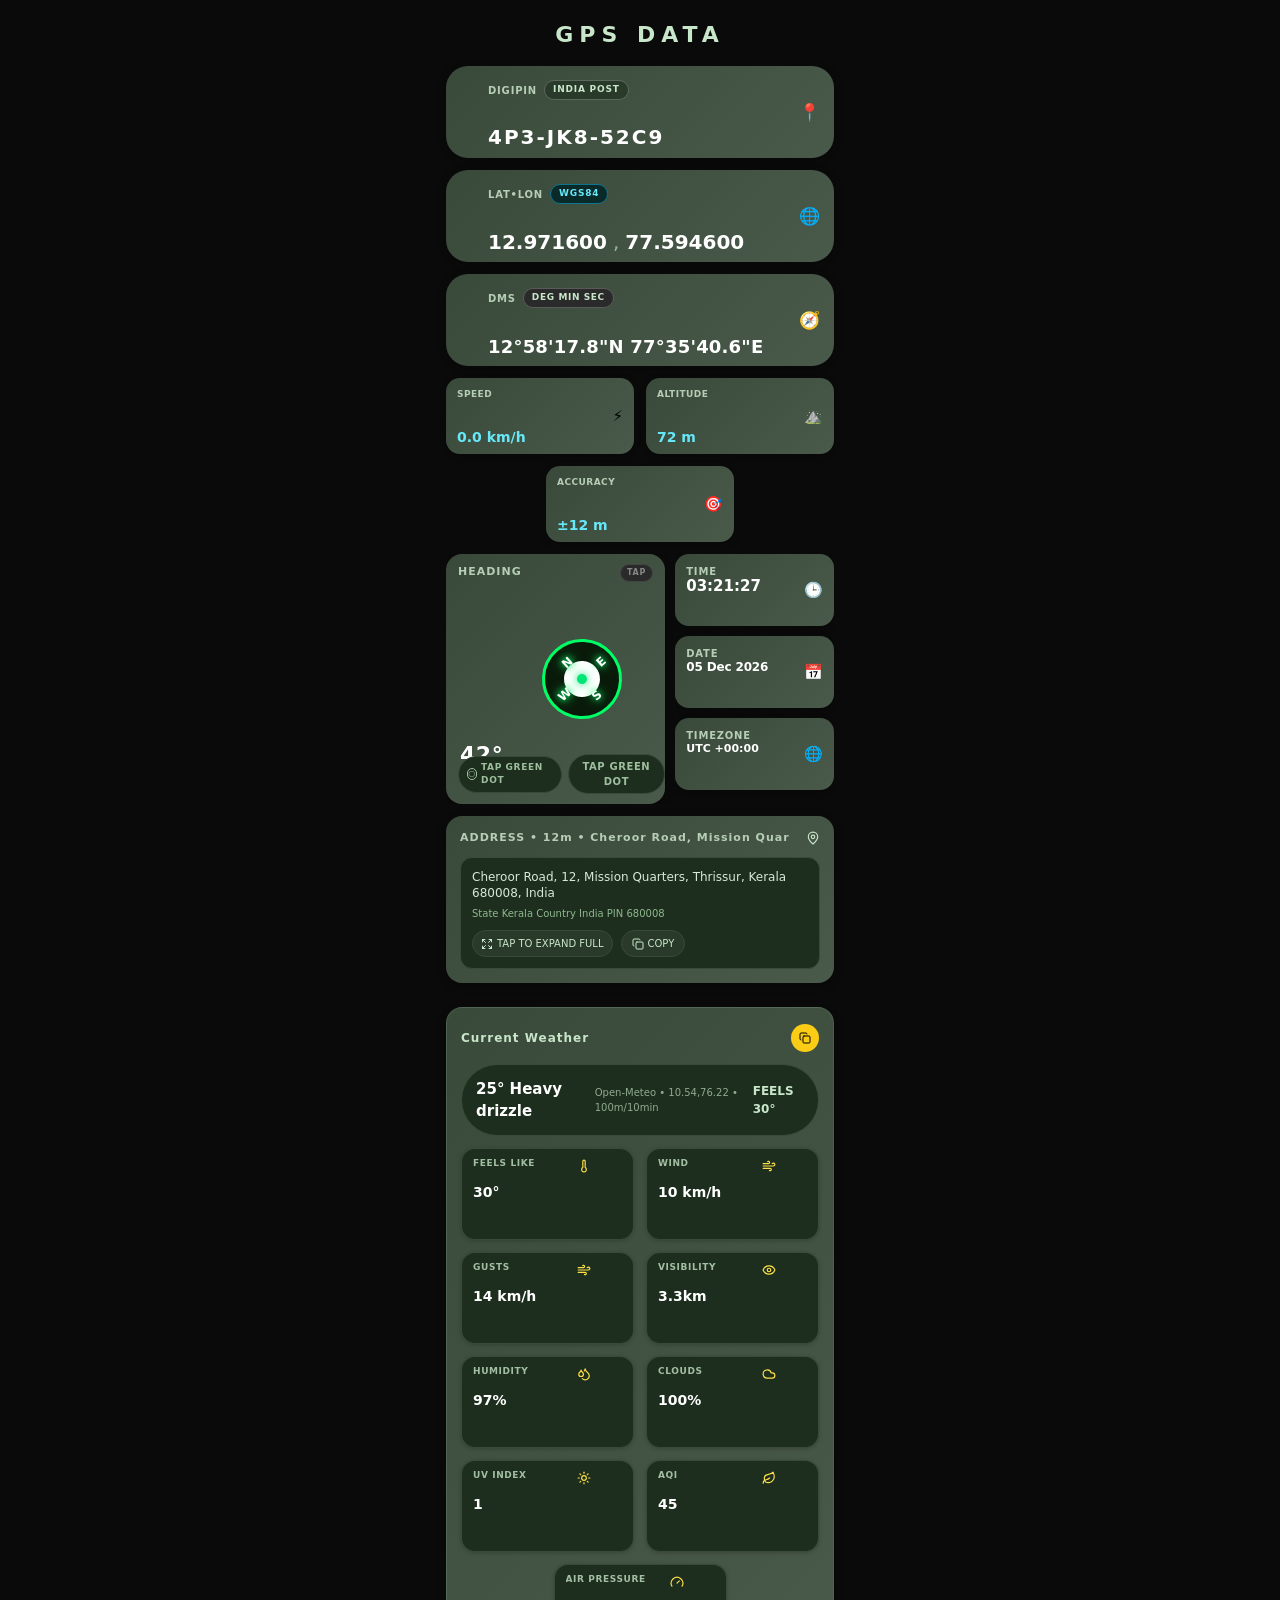
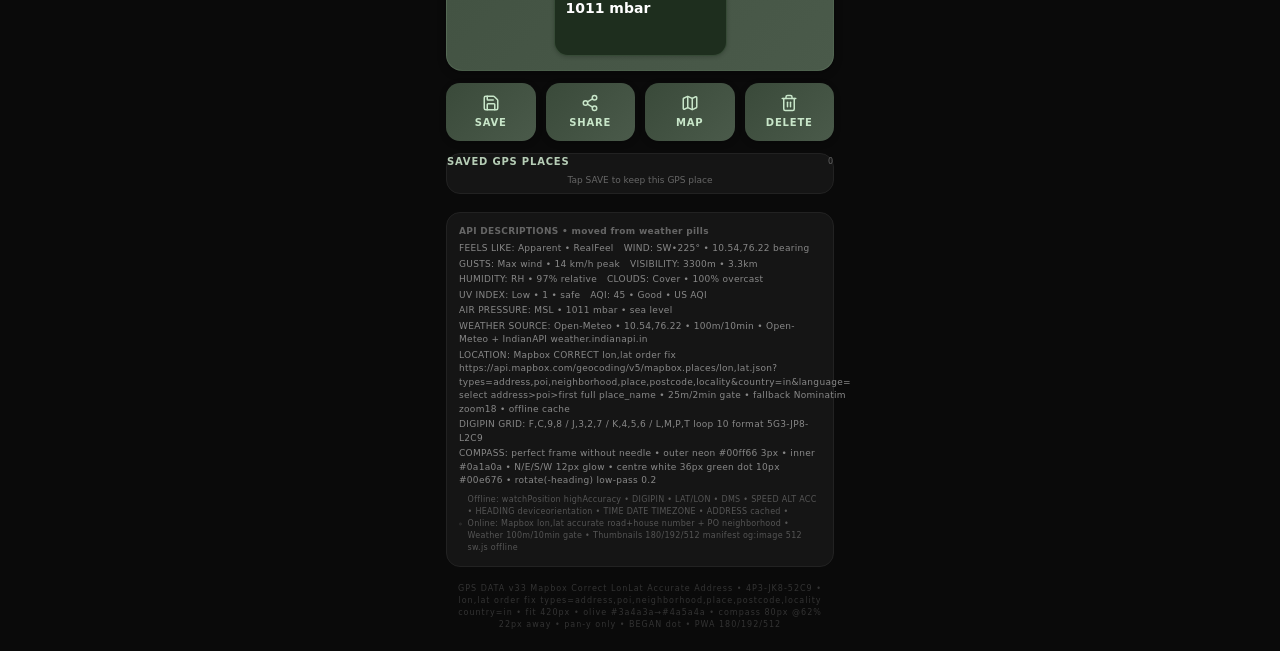
<file: index.html>
<!DOCTYPE html>
<html lang="en">
<head><style>
@font-face {
  font-family: "Optimistic";
  font-style: normal;
  font-weight: 400 600;
  font-display: swap;
  src: url("/fonts/OptimisticAI_VF_Optimized.woff2") format("woff2");
}
@font-face {
  font-family: "Optimistic Mono";
  font-style: normal;
  font-weight: 400;
  font-display: swap;
  src: url("/fonts/OptimisticMono_W_TextRegular.woff2") format("woff2");
}
:where(html) {
  font-family: "Optimistic", system-ui, sans-serif;
}
:where(code, pre, kbd, samp) {
  font-family: "Optimistic Mono", ui-monospace, monospace;
}
</style>
  <meta charset="UTF-8">
  <meta name="viewport" content="width=device-width, initial-scale=1, maximum-scale=1, user-scalable=no">
  <meta name="theme-color" content="#0a0a0a">
  <link rel="manifest" href="/manifest.json">
  <title>React Artifact</title>
  <style>*,:after,:before{--tw-border-spacing-x:0;--tw-border-spacing-y:0;--tw-translate-x:0;--tw-translate-y:0;--tw-rotate:0;--tw-skew-x:0;--tw-skew-y:0;--tw-scale-x:1;--tw-scale-y:1;--tw-pan-x: ;--tw-pan-y: ;--tw-pinch-zoom: ;--tw-scroll-snap-strictness:proximity;--tw-gradient-from-position: ;--tw-gradient-via-position: ;--tw-gradient-to-position: ;--tw-ordinal: ;--tw-slashed-zero: ;--tw-numeric-figure: ;--tw-numeric-spacing: ;--tw-numeric-fraction: ;--tw-ring-inset: ;--tw-ring-offset-width:0px;--tw-ring-offset-color:#fff;--tw-ring-color:rgba(59,130,246,.5);--tw-ring-offset-shadow:0 0 #0000;--tw-ring-shadow:0 0 #0000;--tw-shadow:0 0 #0000;--tw-shadow-colored:0 0 #0000;--tw-blur: ;--tw-brightness: ;--tw-contrast: ;--tw-grayscale: ;--tw-hue-rotate: ;--tw-invert: ;--tw-saturate: ;--tw-sepia: ;--tw-drop-shadow: ;--tw-backdrop-blur: ;--tw-backdrop-brightness: ;--tw-backdrop-contrast: ;--tw-backdrop-grayscale: ;--tw-backdrop-hue-rotate: ;--tw-backdrop-invert: ;--tw-backdrop-opacity: ;--tw-backdrop-saturate: ;--tw-backdrop-sepia: ;--tw-contain-size: ;--tw-contain-layout: ;--tw-contain-paint: ;--tw-contain-style: }::backdrop{--tw-border-spacing-x:0;--tw-border-spacing-y:0;--tw-translate-x:0;--tw-translate-y:0;--tw-rotate:0;--tw-skew-x:0;--tw-skew-y:0;--tw-scale-x:1;--tw-scale-y:1;--tw-pan-x: ;--tw-pan-y: ;--tw-pinch-zoom: ;--tw-scroll-snap-strictness:proximity;--tw-gradient-from-position: ;--tw-gradient-via-position: ;--tw-gradient-to-position: ;--tw-ordinal: ;--tw-slashed-zero: ;--tw-numeric-figure: ;--tw-numeric-spacing: ;--tw-numeric-fraction: ;--tw-ring-inset: ;--tw-ring-offset-width:0px;--tw-ring-offset-color:#fff;--tw-ring-color:rgba(59,130,246,.5);--tw-ring-offset-shadow:0 0 #0000;--tw-ring-shadow:0 0 #0000;--tw-shadow:0 0 #0000;--tw-shadow-colored:0 0 #0000;--tw-blur: ;--tw-brightness: ;--tw-contrast: ;--tw-grayscale: ;--tw-hue-rotate: ;--tw-invert: ;--tw-saturate: ;--tw-sepia: ;--tw-drop-shadow: ;--tw-backdrop-blur: ;--tw-backdrop-brightness: ;--tw-backdrop-contrast: ;--tw-backdrop-grayscale: ;--tw-backdrop-hue-rotate: ;--tw-backdrop-invert: ;--tw-backdrop-opacity: ;--tw-backdrop-saturate: ;--tw-backdrop-sepia: ;--tw-contain-size: ;--tw-contain-layout: ;--tw-contain-paint: ;--tw-contain-style: }/*! tailwindcss v3.4.18 | MIT License | https://tailwindcss.com*/*,:after,:before{box-sizing:border-box;border:0 solid #e5e7eb}:after,:before{--tw-content:""}:host,html{line-height:1.5;-webkit-text-size-adjust:100%;-moz-tab-size:4;-o-tab-size:4;tab-size:4;font-family:ui-sans-serif,system-ui,sans-serif,Apple Color Emoji,Segoe UI Emoji,Segoe UI Symbol,Noto Color Emoji;font-feature-settings:normal;font-variation-settings:normal;-webkit-tap-highlight-color:transparent}body{line-height:inherit}hr{height:0;color:inherit;border-top-width:1px}abbr:where([title]){-webkit-text-decoration:underline dotted;text-decoration:underline dotted}h1,h2,h3,h4,h5,h6{font-size:inherit;font-weight:inherit}a{color:inherit;text-decoration:inherit}b,strong{font-weight:bolder}code,kbd,pre,samp{font-family:ui-monospace,SFMono-Regular,Menlo,Monaco,Consolas,Liberation Mono,Courier New,monospace;font-feature-settings:normal;font-variation-settings:normal;font-size:1em}small{font-size:80%}sub,sup{font-size:75%;line-height:0;position:relative;vertical-align:baseline}sub{bottom:-.25em}sup{top:-.5em}table{text-indent:0;border-color:inherit;border-collapse:collapse}button,input,optgroup,select,textarea{font-family:inherit;font-feature-settings:inherit;font-variation-settings:inherit;font-size:100%;font-weight:inherit;line-height:inherit;letter-spacing:inherit;color:inherit;margin:0;padding:0}button,select{text-transform:none}button,input:where([type=button]),input:where([type=reset]),input:where([type=submit]){-webkit-appearance:button;background-color:transparent;background-image:none}:-moz-focusring{outline:auto}:-moz-ui-invalid{box-shadow:none}progress{vertical-align:baseline}::-webkit-inner-spin-button,::-webkit-outer-spin-button{height:auto}[type=search]{-webkit-appearance:textfield;outline-offset:-2px}::-webkit-search-decoration{-webkit-appearance:none}::-webkit-file-upload-button{-webkit-appearance:button;font:inherit}summary{display:list-item}blockquote,dd,dl,figure,h1,h2,h3,h4,h5,h6,hr,p,pre{margin:0}fieldset{margin:0}fieldset,legend{padding:0}menu,ol,ul{list-style:none;margin:0;padding:0}dialog{padding:0}textarea{resize:vertical}input::-moz-placeholder,textarea::-moz-placeholder{opacity:1;color:#9ca3af}input::placeholder,textarea::placeholder{opacity:1;color:#9ca3af}[role=button],button{cursor:pointer}:disabled{cursor:default}audio,canvas,embed,iframe,img,object,svg,video{display:block;vertical-align:middle}img,video{max-width:100%;height:auto}[hidden]:where(:not([hidden=until-found])){display:none}.container{width:100%}@media (min-width:640px){.container{max-width:640px}}@media (min-width:768px){.container{max-width:768px}}@media (min-width:1024px){.container{max-width:1024px}}@media (min-width:1280px){.container{max-width:1280px}}@media (min-width:1536px){.container{max-width:1536px}}.pointer-events-none{pointer-events:none}.fixed{position:fixed}.absolute{position:absolute}.relative{position:relative}.bottom-\[10px\]{bottom:10px}.bottom-\[38px\]{bottom:38px}.bottom-\[6px\]{bottom:6px}.left-1\/2{left:50%}.left-\[12px\]{left:12px}.left-\[14px\]{left:14px}.left-\[7px\]{left:7px}.right-\[12px\]{right:12px}.right-\[7px\]{right:7px}.top-1\/2{top:50%}.top-\[10px\]{top:10px}.top-\[6px\]{top:6px}.z-\[10\]{z-index:10}.m-0{margin:0}.mx-auto{margin-left:auto;margin-right:auto}.mb-\[4px\]{margin-bottom:4px}.mt-\[10px\]{margin-top:10px}.mt-\[12px\]{margin-top:12px}.mt-\[6px\]{margin-top:6px}.mt-\[8px\]{margin-top:8px}.box-border{box-sizing:border-box}.block{display:block}.inline-block{display:inline-block}.flex{display:flex}.grid{display:grid}.hidden{display:none}.h-\[10px\]{height:10px}.h-\[12px\]{height:12px}.h-\[22px\]{height:22px}.h-\[28px\]{height:28px}.h-\[36px\]{height:36px}.h-\[54px\]{height:54px}.h-\[58px\]{height:58px}.h-\[74px\]{height:74px}.h-\[80px\]{height:80px}.h-\[8px\]{height:8px}.h-full{height:100%}.min-h-\[176px\]{min-height:176px}.min-h-screen{min-height:100vh}.w-\[10px\]{width:10px}.w-\[12px\]{width:12px}.w-\[22px\]{width:22px}.w-\[28px\]{width:28px}.w-\[36px\]{width:36px}.w-\[80px\]{width:80px}.w-\[8px\]{width:8px}.w-full{width:100%}.min-w-0{min-width:0}.max-w-\[100vw\]{max-width:100vw}.max-w-\[42\%\]{max-width:42%}.max-w-\[420px\]{max-width:420px}.max-w-\[58\%\]{max-width:58%}.max-w-full{max-width:100%}.flex-\[42\]{flex:42}.flex-\[58\]{flex:58}.flex-shrink-0{flex-shrink:0}.-translate-x-1\/2{--tw-translate-x:-50%}.-translate-x-1\/2,.-translate-y-1\/2{transform:translate(var(--tw-translate-x),var(--tw-translate-y)) rotate(var(--tw-rotate)) skewX(var(--tw-skew-x)) skewY(var(--tw-skew-y)) scaleX(var(--tw-scale-x)) scaleY(var(--tw-scale-y))}.-translate-y-1\/2{--tw-translate-y:-50%}.transform{transform:translate(var(--tw-translate-x),var(--tw-translate-y)) rotate(var(--tw-rotate)) skewX(var(--tw-skew-x)) skewY(var(--tw-skew-y)) scaleX(var(--tw-scale-x)) scaleY(var(--tw-scale-y))}.cursor-pointer{cursor:pointer}.grid-cols-3{grid-template-columns:repeat(3,minmax(0,1fr))}.grid-cols-4{grid-template-columns:repeat(4,minmax(0,1fr))}.flex-col{flex-direction:column}.flex-wrap{flex-wrap:wrap}.items-start{align-items:flex-start}.items-center{align-items:center}.justify-center{justify-content:center}.justify-between{justify-content:space-between}.gap-\[10px\]{gap:10px}.gap-\[12px\]{gap:12px}.gap-\[3px\]{gap:3px}.gap-\[4px\]{gap:4px}.gap-\[5px\]{gap:5px}.gap-\[6px\]{gap:6px}.gap-\[8px\]{gap:8px}.gap-x-\[10px\]{-moz-column-gap:10px;column-gap:10px}.gap-y-\[2px\]{row-gap:2px}.overflow-hidden{overflow:hidden}.overflow-x-hidden{overflow-x:hidden}.truncate{overflow:hidden;white-space:nowrap}.text-ellipsis,.truncate{text-overflow:ellipsis}.whitespace-nowrap{white-space:nowrap}.whitespace-pre-wrap{white-space:pre-wrap}.break-words{overflow-wrap:break-word}.rounded{border-radius:.25rem}.rounded-\[10px\]{border-radius:10px}.rounded-\[12px\]{border-radius:12px}.rounded-\[14px\]{border-radius:14px}.rounded-\[16px\]{border-radius:16px}.rounded-full{border-radius:9999px}.border{border-width:1px}.border-\[3px\]{border-width:3px}.border-\[\#00ff66\]{--tw-border-opacity:1;border-color:rgb(0 255 102/var(--tw-border-opacity,1))}.border-\[\#222\]{--tw-border-opacity:1;border-color:rgb(34 34 34/var(--tw-border-opacity,1))}.border-\[\#3a4a3a\]{--tw-border-opacity:1;border-color:rgb(58 74 58/var(--tw-border-opacity,1))}.border-\[\#444\]{--tw-border-opacity:1;border-color:rgb(68 68 68/var(--tw-border-opacity,1))}.border-\[\#5a5a5a\]{--tw-border-opacity:1;border-color:rgb(90 90 90/var(--tw-border-opacity,1))}.border-\[\#5a6a5a\]{--tw-border-opacity:1;border-color:rgb(90 106 90/var(--tw-border-opacity,1))}.border-cyan-700{--tw-border-opacity:1;border-color:rgb(14 116 144/var(--tw-border-opacity,1))}.bg-\[\#00e676\]{--tw-bg-opacity:1;background-color:rgb(0 230 118/var(--tw-bg-opacity,1))}.bg-\[\#0a0a0a\]{--tw-bg-opacity:1;background-color:rgb(10 10 10/var(--tw-bg-opacity,1))}.bg-\[\#0a1a0a\]{--tw-bg-opacity:1;background-color:rgb(10 26 10/var(--tw-bg-opacity,1))}.bg-\[\#0a2a2a\]{--tw-bg-opacity:1;background-color:rgb(10 42 42/var(--tw-bg-opacity,1))}.bg-\[\#151515\]{--tw-bg-opacity:1;background-color:rgb(21 21 21/var(--tw-bg-opacity,1))}.bg-\[\#1e2e1e\]{--tw-bg-opacity:1;background-color:rgb(30 46 30/var(--tw-bg-opacity,1))}.bg-\[\#2a2a2a\]{--tw-bg-opacity:1;background-color:rgb(42 42 42/var(--tw-bg-opacity,1))}.bg-\[\#2a3a2a\]{--tw-bg-opacity:1;background-color:rgb(42 58 42/var(--tw-bg-opacity,1))}.bg-white{--tw-bg-opacity:1;background-color:rgb(255 255 255/var(--tw-bg-opacity,1))}.bg-yellow-400{--tw-bg-opacity:1;background-color:rgb(250 204 21/var(--tw-bg-opacity,1))}.p-0{padding:0}.p-\[11px\]{padding:11px}.p-\[12px\]{padding:12px}.p-\[14px\]{padding:14px}.px-\[10px\]{padding-left:10px;padding-right:10px}.px-\[14px\]{padding-left:14px;padding-right:14px}.px-\[16px\]{padding-left:16px;padding-right:16px}.px-\[6px\]{padding-left:6px;padding-right:6px}.px-\[8px\]{padding-left:8px;padding-right:8px}.py-\[16px\]{padding-top:16px;padding-bottom:16px}.py-\[2px\]{padding-top:2px;padding-bottom:2px}.py-\[3px\]{padding-top:3px;padding-bottom:3px}.py-\[4px\]{padding-top:4px;padding-bottom:4px}.py-\[5px\]{padding-top:5px;padding-bottom:5px}.py-\[8px\]{padding-top:8px;padding-bottom:8px}.py-\[9px\]{padding-top:9px;padding-bottom:9px}.text-center{text-align:center}.text-\[10px\]{font-size:10px}.text-\[11px\]{font-size:11px}.text-\[12px\]{font-size:12px}.text-\[13px\]{font-size:13px}.text-\[14px\]{font-size:14px}.text-\[15px\]{font-size:15px}.text-\[18px\]{font-size:18px}.text-\[20px\]{font-size:20px}.text-\[22px\]{font-size:22px}.text-\[24px\]{font-size:24px}.text-\[8px\]{font-size:8px}.text-\[9px\]{font-size:9px}.font-black{font-weight:900}.font-bold{font-weight:700}.font-normal{font-weight:400}.font-semibold{font-weight:600}.leading-\[1\.1\]{line-height:1.1}.leading-\[1\.2\]{line-height:1.2}.leading-\[1\.4\]{line-height:1.4}.leading-\[1\.5\]{line-height:1.5}.leading-\[1\],.leading-none{line-height:1}.tracking-\[0\.2px\]{letter-spacing:.2px}.tracking-\[0\.3px\]{letter-spacing:.3px}.tracking-\[0\.5px\]{letter-spacing:.5px}.tracking-\[0\.6px\]{letter-spacing:.6px}.tracking-\[0\.8px\]{letter-spacing:.8px}.tracking-\[1px\]{letter-spacing:1px}.tracking-\[2px\]{letter-spacing:2px}.tracking-\[6px\]{letter-spacing:6px}.text-\[\#00ff66\]{--tw-text-opacity:1;color:rgb(0 255 102/var(--tw-text-opacity,1))}.text-\[\#22c55e\]{--tw-text-opacity:1;color:rgb(34 197 94/var(--tw-text-opacity,1))}.text-\[\#333\]{--tw-text-opacity:1;color:rgb(51 51 51/var(--tw-text-opacity,1))}.text-\[\#555\]{--tw-text-opacity:1;color:rgb(85 85 85/var(--tw-text-opacity,1))}.text-\[\#666\]{--tw-text-opacity:1;color:rgb(102 102 102/var(--tw-text-opacity,1))}.text-\[\#888\]{--tw-text-opacity:1;color:rgb(136 136 136/var(--tw-text-opacity,1))}.text-\[\#8faa8f\]{--tw-text-opacity:1;color:rgb(143 170 143/var(--tw-text-opacity,1))}.text-\[\#8fb88f\]{--tw-text-opacity:1;color:rgb(143 184 143/var(--tw-text-opacity,1))}.text-\[\#8fb89f\]{--tw-text-opacity:1;color:rgb(143 184 159/var(--tw-text-opacity,1))}.text-\[\#a3bfa3\]{--tw-text-opacity:1;color:rgb(163 191 163/var(--tw-text-opacity,1))}.text-\[\#b6cdb6\]{--tw-text-opacity:1;color:rgb(182 205 182/var(--tw-text-opacity,1))}.text-\[\#c8e6c9\]{--tw-text-opacity:1;color:rgb(200 230 201/var(--tw-text-opacity,1))}.text-\[\#d6e9d6\]{--tw-text-opacity:1;color:rgb(214 233 214/var(--tw-text-opacity,1))}.text-\[\#eab308\]{--tw-text-opacity:1;color:rgb(234 179 8/var(--tw-text-opacity,1))}.text-\[\#ef4444\]{--tw-text-opacity:1;color:rgb(239 68 68/var(--tw-text-opacity,1))}.text-black{--tw-text-opacity:1;color:rgb(0 0 0/var(--tw-text-opacity,1))}.text-cyan-300{--tw-text-opacity:1;color:rgb(103 232 249/var(--tw-text-opacity,1))}.text-white{--tw-text-opacity:1;color:rgb(255 255 255/var(--tw-text-opacity,1))}.text-yellow-300{--tw-text-opacity:1;color:rgb(253 224 71/var(--tw-text-opacity,1))}.shadow-\[0_0_8px_\#00e676\]{--tw-shadow:0 0 8px #00e676;--tw-shadow-colored:0 0 8px var(--tw-shadow-color)}.shadow-\[0_0_8px_\#00e676\],.shadow-\[0_1px_4px_rgba\(0\2c 0\2c 0\2c 0\.2\)\]{box-shadow:var(--tw-ring-offset-shadow,0 0 #0000),var(--tw-ring-shadow,0 0 #0000),var(--tw-shadow)}.shadow-\[0_1px_4px_rgba\(0\2c 0\2c 0\2c 0\.2\)\]{--tw-shadow:0 1px 4px rgba(0,0,0,.2);--tw-shadow-colored:0 1px 4px var(--tw-shadow-color)}.shadow-\[0_2px_6px_rgba\(0\2c 0\2c 0\2c 0\.25\)\]{--tw-shadow:0 2px 6px rgba(0,0,0,.25);--tw-shadow-colored:0 2px 6px var(--tw-shadow-color);box-shadow:var(--tw-ring-offset-shadow,0 0 #0000),var(--tw-ring-shadow,0 0 #0000),var(--tw-shadow)}.shadow-\[0_2px_8px_rgba\(0\2c 0\2c 0\2c 0\.3\)\]{--tw-shadow:0 2px 8px rgba(0,0,0,.3);--tw-shadow-colored:0 2px 8px var(--tw-shadow-color);box-shadow:var(--tw-ring-offset-shadow,0 0 #0000),var(--tw-ring-shadow,0 0 #0000),var(--tw-shadow)}.outline-none{outline:2px solid transparent;outline-offset:2px}.ring{--tw-ring-offset-shadow:var(--tw-ring-inset) 0 0 0 var(--tw-ring-offset-width) var(--tw-ring-offset-color);--tw-ring-shadow:var(--tw-ring-inset) 0 0 0 calc(3px + var(--tw-ring-offset-width)) var(--tw-ring-color);box-shadow:var(--tw-ring-offset-shadow),var(--tw-ring-shadow),var(--tw-shadow,0 0 #0000)}.transition{transition-property:color,background-color,border-color,text-decoration-color,fill,stroke,opacity,box-shadow,transform,filter,backdrop-filter;transition-timing-function:cubic-bezier(.4,0,.2,1);transition-duration:.15s}.ease-in-out{transition-timing-function:cubic-bezier(.4,0,.2,1)}#root,body,html{min-height:100%}body{margin:0;font-family:Inter,ui-sans-serif,system-ui,-apple-system,BlinkMacSystemFont,Segoe UI,sans-serif}[role=button]:not([aria-disabled=true]),button:not(:disabled),label[for],select:not(:disabled),summary{cursor:pointer}.hover\:bg-\[\#3a3a3a\]:hover{--tw-bg-opacity:1;background-color:rgb(58 58 58/var(--tw-bg-opacity,1))}.hover\:bg-\[\#3a4a3a\]:hover{--tw-bg-opacity:1;background-color:rgb(58 74 58/var(--tw-bg-opacity,1))}.hover\:text-white:hover{--tw-text-opacity:1;color:rgb(255 255 255/var(--tw-text-opacity,1))}@media (min-width:640px){.sm\:max-w-\[420px\]{max-width:420px}}</style>
</head>
<body>
  <div id="root"></div>
  
  <script type="module">var Id=Object.create;var{getPrototypeOf:Ud,defineProperty:Au,getOwnPropertyNames:Md}=Object;var Vd=Object.prototype.hasOwnProperty;var dn=(e,n,t)=>{t=e!=null?Id(Ud(e)):{};let r=n||!e||!e.__esModule?Au(t,"default",{value:e,enumerable:!0}):t;for(let l of Md(e))if(!Vd.call(r,l))Au(r,l,{get:()=>e[l],enumerable:!0});return r};var cl=(e,n)=>()=>(n||e((n={exports:{}}).exports,n),n.exports);var Ld=(e,n)=>{for(var t in n)Au(e,t,{get:n[t],enumerable:!0,configurable:!0,set:(r)=>n[t]=()=>r})};var $d=(e,n)=>()=>(e&&(n=e(e=0)),n);var Xn=cl((ep)=>{var Gt=Symbol.for("react.element"),Qd=Symbol.for("react.portal"),Hd=Symbol.for("react.fragment"),Wd=Symbol.for("react.strict_mode"),Ad=Symbol.for("react.profiler"),xd=Symbol.for("react.provider"),Bd=Symbol.for("react.context"),Yd=Symbol.for("react.forward_ref"),Xd=Symbol.for("react.suspense"),Gd=Symbol.for("react.memo"),Zd=Symbol.for("react.lazy"),ks=Symbol.iterator;function Kd(e){if(e===null||typeof e!=="object")return null;return e=ks&&e[ks]||e["@@iterator"],typeof e==="function"?e:null}var _s={isMounted:function(){return!1},enqueueForceUpdate:function(){},enqueueReplaceState:function(){},enqueueSetState:function(){}},Cs=Object.assign,Ps={};function ct(e,n,t){this.props=e,this.context=n,this.refs=Ps,this.updater=t||_s}ct.prototype.isReactComponent={};ct.prototype.setState=function(e,n){if(typeof e!=="object"&&typeof e!=="function"&&e!=null)throw Error("setState(...): takes an object of state variables to update or a function which returns an object of state variables.");this.updater.enqueueSetState(this,e,n,"setState")};ct.prototype.forceUpdate=function(e){this.updater.enqueueForceUpdate(this,e,"forceUpdate")};function Ns(){}Ns.prototype=ct.prototype;function Bu(e,n,t){this.props=e,this.context=n,this.refs=Ps,this.updater=t||_s}var Yu=Bu.prototype=new Ns;Yu.constructor=Bu;Cs(Yu,ct.prototype);Yu.isPureReactComponent=!0;var Ss=Array.isArray,Ts=Object.prototype.hasOwnProperty,Xu={current:null},zs={key:!0,ref:!0,__self:!0,__source:!0};function Rs(e,n,t){var r,l={},u=null,o=null;if(n!=null)for(r in n.ref!==void 0&&(o=n.ref),n.key!==void 0&&(u=""+n.key),n)Ts.call(n,r)&&!zs.hasOwnProperty(r)&&(l[r]=n[r]);var i=arguments.length-2;if(i===1)l.children=t;else if(1<i){for(var s=Array(i),f=0;f<i;f++)s[f]=arguments[f+2];l.children=s}if(e&&e.defaultProps)for(r in i=e.defaultProps,i)l[r]===void 0&&(l[r]=i[r]);return{$$typeof:Gt,type:e,key:u,ref:o,props:l,_owner:Xu.current}}function Jd(e,n){return{$$typeof:Gt,type:e.type,key:n,ref:e.ref,props:e.props,_owner:e._owner}}function Gu(e){return typeof e==="object"&&e!==null&&e.$$typeof===Gt}function qd(e){var n={"=":"=0",":":"=2"};return"$"+e.replace(/[=:]/g,function(t){return n[t]})}var Es=/\/+/g;function xu(e,n){return typeof e==="object"&&e!==null&&e.key!=null?qd(""+e.key):n.toString(36)}function pl(e,n,t,r,l){var u=typeof e;if(u==="undefined"||u==="boolean")e=null;var o=!1;if(e===null)o=!0;else switch(u){case"string":case"number":o=!0;break;case"object":switch(e.$$typeof){case Gt:case Qd:o=!0}}if(o)return o=e,l=l(o),e=r===""?"."+xu(o,0):r,Ss(l)?(t="",e!=null&&(t=e.replace(Es,"$&/")+"/"),pl(l,n,t,"",function(f){return f})):l!=null&&(Gu(l)&&(l=Jd(l,t+(!l.key||o&&o.key===l.key?"":(""+l.key).replace(Es,"$&/")+"/")+e)),n.push(l)),1;if(o=0,r=r===""?".":r+":",Ss(e))for(var i=0;i<e.length;i++){u=e[i];var s=r+xu(u,i);o+=pl(u,n,t,s,l)}else if(s=Kd(e),typeof s==="function")for(e=s.call(e),i=0;!(u=e.next()).done;)u=u.value,s=r+xu(u,i++),o+=pl(u,n,t,s,l);else if(u==="object")throw n=String(e),Error("Objects are not valid as a React child (found: "+(n==="[object Object]"?"object with keys {"+Object.keys(e).join(", ")+"}":n)+"). If you meant to render a collection of children, use an array instead.");return o}function dl(e,n,t){if(e==null)return e;var r=[],l=0;return pl(e,r,"","",function(u){return n.call(t,u,l++)}),r}function jd(e){if(e._status===-1){var n=e._result;n=n(),n.then(function(t){if(e._status===0||e._status===-1)e._status=1,e._result=t},function(t){if(e._status===0||e._status===-1)e._status=2,e._result=t}),e._status===-1&&(e._status=0,e._result=n)}if(e._status===1)return e._result.default;throw e._result}var Se={current:null},ml={transition:null},bd={ReactCurrentDispatcher:Se,ReactCurrentBatchConfig:ml,ReactCurrentOwner:Xu};function Os(){throw Error("act(...) is not supported in production builds of React.")}ep.Children={map:dl,forEach:function(e,n,t){dl(e,function(){n.apply(this,arguments)},t)},count:function(e){var n=0;return dl(e,function(){n++}),n},toArray:function(e){return dl(e,function(n){return n})||[]},only:function(e){if(!Gu(e))throw Error("React.Children.only expected to receive a single React element child.");return e}};ep.Component=ct;ep.Fragment=Hd;ep.Profiler=Ad;ep.PureComponent=Bu;ep.StrictMode=Wd;ep.Suspense=Xd;ep.__SECRET_INTERNALS_DO_NOT_USE_OR_YOU_WILL_BE_FIRED=bd;ep.act=Os;ep.cloneElement=function(e,n,t){if(e===null||e===void 0)throw Error("React.cloneElement(...): The argument must be a React element, but you passed "+e+".");var r=Cs({},e.props),l=e.key,u=e.ref,o=e._owner;if(n!=null){if(n.ref!==void 0&&(u=n.ref,o=Xu.current),n.key!==void 0&&(l=""+n.key),e.type&&e.type.defaultProps)var i=e.type.defaultProps;for(s in n)Ts.call(n,s)&&!zs.hasOwnProperty(s)&&(r[s]=n[s]===void 0&&i!==void 0?i[s]:n[s])}var s=arguments.length-2;if(s===1)r.children=t;else if(1<s){i=Array(s);for(var f=0;f<s;f++)i[f]=arguments[f+2];r.children=i}return{$$typeof:Gt,type:e.type,key:l,ref:u,props:r,_owner:o}};ep.createContext=function(e){return e={$$typeof:Bd,_currentValue:e,_currentValue2:e,_threadCount:0,Provider:null,Consumer:null,_defaultValue:null,_globalName:null},e.Provider={$$typeof:xd,_context:e},e.Consumer=e};ep.createElement=Rs;ep.createFactory=function(e){var n=Rs.bind(null,e);return n.type=e,n};ep.createRef=function(){return{current:null}};ep.forwardRef=function(e){return{$$typeof:Yd,render:e}};ep.isValidElement=Gu;ep.lazy=function(e){return{$$typeof:Zd,_payload:{_status:-1,_result:e},_init:jd}};ep.memo=function(e,n){return{$$typeof:Gd,type:e,compare:n===void 0?null:n}};ep.startTransition=function(e){var n=ml.transition;ml.transition={};try{e()}finally{ml.transition=n}};ep.unstable_act=Os;ep.useCallback=function(e,n){return Se.current.useCallback(e,n)};ep.useContext=function(e){return Se.current.useContext(e)};ep.useDebugValue=function(){};ep.useDeferredValue=function(e){return Se.current.useDeferredValue(e)};ep.useEffect=function(e,n){return Se.current.useEffect(e,n)};ep.useId=function(){return Se.current.useId()};ep.useImperativeHandle=function(e,n,t){return Se.current.useImperativeHandle(e,n,t)};ep.useInsertionEffect=function(e,n){return Se.current.useInsertionEffect(e,n)};ep.useLayoutEffect=function(e,n){return Se.current.useLayoutEffect(e,n)};ep.useMemo=function(e,n){return Se.current.useMemo(e,n)};ep.useReducer=function(e,n,t){return Se.current.useReducer(e,n,t)};ep.useRef=function(e){return Se.current.useRef(e)};ep.useState=function(e){return Se.current.useState(e)};ep.useSyncExternalStore=function(e,n,t){return Se.current.useSyncExternalStore(e,n,t)};ep.useTransition=function(){return Se.current.useTransition()};ep.version="18.3.1"});var Ls=cl(($p)=>{function Ku(e,n){var t=e.length;e.push(n);e:for(;0<t;){var r=t-1>>>1,l=e[r];if(0<hl(l,n))e[r]=n,e[t]=l,t=r;else break e}}function Ze(e){return e.length===0?null:e[0]}function wl(e){if(e.length===0)return null;var n=e[0],t=e.pop();if(t!==n){e[0]=t;e:for(var r=0,l=e.length,u=l>>>1;r<u;){var o=2*(r+1)-1,i=e[o],s=o+1,f=e[s];if(0>hl(i,t))s<l&&0>hl(f,i)?(e[r]=f,e[s]=t,r=s):(e[r]=i,e[o]=t,r=o);else if(s<l&&0>hl(f,t))e[r]=f,e[s]=t,r=s;else break e}}return n}function hl(e,n){var t=e.sortIndex-n.sortIndex;return t!==0?t:e.id-n.id}if(typeof performance==="object"&&typeof performance.now==="function")Ju=performance,$p.unstable_now=function(){return Ju.now()};else vl=Date,qu=vl.now(),$p.unstable_now=function(){return vl.now()-qu};var Ju,vl,qu,rn=[],Pn=[],Lp=1,He=null,me=3,kl=!1,Gn=!1,Kt=!1,Fs=typeof setTimeout==="function"?setTimeout:null,Is=typeof clearTimeout==="function"?clearTimeout:null,Ds=typeof setImmediate<"u"?setImmediate:null;typeof navigator<"u"&&navigator.scheduling!==void 0&&navigator.scheduling.isInputPending!==void 0&&navigator.scheduling.isInputPending.bind(navigator.scheduling);function ju(e){for(var n=Ze(Pn);n!==null;){if(n.callback===null)wl(Pn);else if(n.startTime<=e)wl(Pn),n.sortIndex=n.expirationTime,Ku(rn,n);else break;n=Ze(Pn)}}function eo(e){if(Kt=!1,ju(e),!Gn)if(Ze(rn)!==null)Gn=!0,to(no);else{var n=Ze(Pn);n!==null&&ro(eo,n.startTime-e)}}function no(e,n){Gn=!1,Kt&&(Kt=!1,Is(Jt),Jt=-1),kl=!0;var t=me;try{ju(n);for(He=Ze(rn);He!==null&&(!(He.expirationTime>n)||e&&!Vs());){var r=He.callback;if(typeof r==="function"){He.callback=null,me=He.priorityLevel;var l=r(He.expirationTime<=n);n=$p.unstable_now(),typeof l==="function"?He.callback=l:He===Ze(rn)&&wl(rn),ju(n)}else wl(rn);He=Ze(rn)}if(He!==null)var u=!0;else{var o=Ze(Pn);o!==null&&ro(eo,o.startTime-n),u=!1}return u}finally{He=null,me=t,kl=!1}}var Sl=!1,yl=null,Jt=-1,Us=5,Ms=-1;function Vs(){return $p.unstable_now()-Ms<Us?!1:!0}function Zu(){if(yl!==null){var e=$p.unstable_now();Ms=e;var n=!0;try{n=yl(!0,e)}finally{n?Zt():(Sl=!1,yl=null)}}else Sl=!1}var Zt;if(typeof Ds==="function")Zt=function(){Ds(Zu)};else if(typeof MessageChannel<"u")gl=new MessageChannel,bu=gl.port2,gl.port1.onmessage=Zu,Zt=function(){bu.postMessage(null)};else Zt=function(){Fs(Zu,0)};var gl,bu;function to(e){yl=e,Sl||(Sl=!0,Zt())}function ro(e,n){Jt=Fs(function(){e($p.unstable_now())},n)}$p.unstable_IdlePriority=5;$p.unstable_ImmediatePriority=1;$p.unstable_LowPriority=4;$p.unstable_NormalPriority=3;$p.unstable_Profiling=null;$p.unstable_UserBlockingPriority=2;$p.unstable_cancelCallback=function(e){e.callback=null};$p.unstable_continueExecution=function(){Gn||kl||(Gn=!0,to(no))};$p.unstable_forceFrameRate=function(e){0>e||125<e?console.error("forceFrameRate takes a positive int between 0 and 125, forcing frame rates higher than 125 fps is not supported"):Us=0<e?Math.floor(1000/e):5};$p.unstable_getCurrentPriorityLevel=function(){return me};$p.unstable_getFirstCallbackNode=function(){return Ze(rn)};$p.unstable_next=function(e){switch(me){case 1:case 2:case 3:var n=3;break;default:n=me}var t=me;me=n;try{return e()}finally{me=t}};$p.unstable_pauseExecution=function(){};$p.unstable_requestPaint=function(){};$p.unstable_runWithPriority=function(e,n){switch(e){case 1:case 2:case 3:case 4:case 5:break;default:e=3}var t=me;me=e;try{return n()}finally{me=t}};$p.unstable_scheduleCallback=function(e,n,t){var r=$p.unstable_now();switch(typeof t==="object"&&t!==null?(t=t.delay,t=typeof t==="number"&&0<t?r+t:r):t=r,e){case 1:var l=-1;break;case 2:l=250;break;case 5:l=1073741823;break;case 4:l=1e4;break;default:l=5000}return l=t+l,e={id:Lp++,callback:n,priorityLevel:e,startTime:t,expirationTime:l,sortIndex:-1},t>r?(e.sortIndex=t,Ku(Pn,e),Ze(rn)===null&&e===Ze(Pn)&&(Kt?(Is(Jt),Jt=-1):Kt=!0,ro(eo,t-r))):(e.sortIndex=l,Ku(rn,e),Gn||kl||(Gn=!0,to(no))),e};$p.unstable_shouldYield=Vs;$p.unstable_wrapCallback=function(e){var n=me;return function(){var t=me;me=n;try{return e.apply(this,arguments)}finally{me=t}}}});var fs={};Ld(fs,{version:()=>jc,unstable_renderSubtreeIntoContainer:()=>qc,unstable_batchedUpdates:()=>Jc,unmountComponentAtNode:()=>Kc,render:()=>Zc,hydrateRoot:()=>Gc,hydrate:()=>Xc,flushSync:()=>Yc,findDOMNode:()=>Bc,createRoot:()=>xc,createPortal:()=>Ac,__SECRET_INTERNALS_DO_NOT_USE_OR_YOU_WILL_BE_FIRED:()=>Wc});function g(e){for(var n="https://reactjs.org/docs/error-decoder.html?invariant="+e,t=1;t<arguments.length;t++)n+="&args[]="+encodeURIComponent(arguments[t]);return"Minified React error #"+e+"; visit "+n+" for the full message or use the non-minified dev environment for full errors and additional helpful warnings."}function it(e,n){It(e,n),It(e+"Capture",n)}function It(e,n){Sr[e]=n;for(e=0;e<n.length;e++)xa.add(n[e])}function l0(e){if(No.call(Qs,e))return!0;if(No.call($s,e))return!1;if(r0.test(e))return Qs[e]=!0;return $s[e]=!0,!1}function u0(e,n,t,r){if(t!==null&&t.type===0)return!1;switch(typeof n){case"function":case"symbol":return!0;case"boolean":if(r)return!1;if(t!==null)return!t.acceptsBooleans;return e=e.toLowerCase().slice(0,5),e!=="data-"&&e!=="aria-";default:return!1}}function o0(e,n,t,r){if(n===null||typeof n>"u"||u0(e,n,t,r))return!0;if(r)return!1;if(t!==null)switch(t.type){case 3:return!n;case 4:return n===!1;case 5:return isNaN(n);case 6:return isNaN(n)||1>n}return!1}function Ce(e,n,t,r,l,u,o){this.acceptsBooleans=n===2||n===3||n===4,this.attributeName=r,this.attributeNamespace=l,this.mustUseProperty=t,this.propertyName=e,this.type=n,this.sanitizeURL=u,this.removeEmptyString=o}function Si(e){return e[1].toUpperCase()}function Ei(e,n,t,r){var l=pe.hasOwnProperty(n)?pe[n]:null;if(l!==null?l.type!==0:r||!(2<n.length)||n[0]!=="o"&&n[0]!=="O"||n[1]!=="n"&&n[1]!=="N")o0(n,t,l,r)&&(t=null),r||l===null?l0(n)&&(t===null?e.removeAttribute(n):e.setAttribute(n,""+t)):l.mustUseProperty?e[l.propertyName]=t===null?l.type===3?!1:"":t:(n=l.attributeName,r=l.attributeNamespace,t===null?e.removeAttribute(n):(l=l.type,t=l===3||l===4&&t===!0?"":""+t,r?e.setAttributeNS(r,n,t):e.setAttribute(n,t)))}function qt(e){if(e===null||typeof e!=="object")return null;return e=Hs&&e[Hs]||e["@@iterator"],typeof e==="function"?e:null}function lr(e){if(lo===void 0)try{throw Error()}catch(t){var n=t.stack.trim().match(/\n( *(at )?)/);lo=n&&n[1]||""}return`
`+lo+e}function oo(e,n){if(!e||uo)return"";uo=!0;var t=Error.prepareStackTrace;Error.prepareStackTrace=void 0;try{if(n)if(n=function(){throw Error()},Object.defineProperty(n.prototype,"props",{set:function(){throw Error()}}),typeof Reflect==="object"&&Reflect.construct){try{Reflect.construct(n,[])}catch(f){var r=f}Reflect.construct(e,[],n)}else{try{n.call()}catch(f){r=f}e.call(n.prototype)}else{try{throw Error()}catch(f){r=f}e()}}catch(f){if(f&&r&&typeof f.stack==="string"){for(var l=f.stack.split(`
`),u=r.stack.split(`
`),o=l.length-1,i=u.length-1;1<=o&&0<=i&&l[o]!==u[i];)i--;for(;1<=o&&0<=i;o--,i--)if(l[o]!==u[i]){if(o!==1||i!==1)do if(o--,i--,0>i||l[o]!==u[i]){var s=`
`+l[o].replace(" at new "," at ");return e.displayName&&s.includes("<anonymous>")&&(s=s.replace("<anonymous>",e.displayName)),s}while(1<=o&&0<=i);break}}}finally{uo=!1,Error.prepareStackTrace=t}return(e=e?e.displayName||e.name:"")?lr(e):""}function i0(e){switch(e.tag){case 5:return lr(e.type);case 16:return lr("Lazy");case 13:return lr("Suspense");case 19:return lr("SuspenseList");case 0:case 2:case 15:return e=oo(e.type,!1),e;case 11:return e=oo(e.type.render,!1),e;case 1:return e=oo(e.type,!0),e;default:return""}}function Oo(e){if(e==null)return null;if(typeof e==="function")return e.displayName||e.name||null;if(typeof e==="string")return e;switch(e){case vt:return"Fragment";case ht:return"Portal";case To:return"Profiler";case _i:return"StrictMode";case zo:return"Suspense";case Ro:return"SuspenseList"}if(typeof e==="object")switch(e.$$typeof){case Ya:return(e.displayName||"Context")+".Consumer";case Ba:return(e._context.displayName||"Context")+".Provider";case Ci:var n=e.render;return e=e.displayName,e||(e=n.displayName||n.name||"",e=e!==""?"ForwardRef("+e+")":"ForwardRef"),e;case Pi:return n=e.displayName||null,n!==null?n:Oo(e.type)||"Memo";case Tn:n=e._payload,e=e._init;try{return Oo(e(n))}catch(t){}}return null}function s0(e){var n=e.type;switch(e.tag){case 24:return"Cache";case 9:return(n.displayName||"Context")+".Consumer";case 10:return(n._context.displayName||"Context")+".Provider";case 18:return"DehydratedFragment";case 11:return e=n.render,e=e.displayName||e.name||"",n.displayName||(e!==""?"ForwardRef("+e+")":"ForwardRef");case 7:return"Fragment";case 5:return n;case 4:return"Portal";case 3:return"Root";case 6:return"Text";case 16:return Oo(n);case 8:return n===_i?"StrictMode":"Mode";case 22:return"Offscreen";case 12:return"Profiler";case 21:return"Scope";case 13:return"Suspense";case 19:return"SuspenseList";case 25:return"TracingMarker";case 1:case 0:case 17:case 2:case 14:case 15:if(typeof n==="function")return n.displayName||n.name||null;if(typeof n==="string")return n}return null}function Wn(e){switch(typeof e){case"boolean":case"number":case"string":case"undefined":return e;case"object":return e;default:return""}}function Ga(e){var n=e.type;return(e=e.nodeName)&&e.toLowerCase()==="input"&&(n==="checkbox"||n==="radio")}function a0(e){var n=Ga(e)?"checked":"value",t=Object.getOwnPropertyDescriptor(e.constructor.prototype,n),r=""+e[n];if(!e.hasOwnProperty(n)&&typeof t<"u"&&typeof t.get==="function"&&typeof t.set==="function"){var{get:l,set:u}=t;return Object.defineProperty(e,n,{configurable:!0,get:function(){return l.call(this)},set:function(o){r=""+o,u.call(this,o)}}),Object.defineProperty(e,n,{enumerable:t.enumerable}),{getValue:function(){return r},setValue:function(o){r=""+o},stopTracking:function(){e._valueTracker=null,delete e[n]}}}}function _l(e){e._valueTracker||(e._valueTracker=a0(e))}function Za(e){if(!e)return!1;var n=e._valueTracker;if(!n)return!0;var t=n.getValue(),r="";return e&&(r=Ga(e)?e.checked?"true":"false":e.value),e=r,e!==t?(n.setValue(e),!0):!1}function Zl(e){if(e=e||(typeof document<"u"?document:void 0),typeof e>"u")return null;try{return e.activeElement||e.body}catch(n){return e.body}}function Do(e,n){var t=n.checked;return q({},n,{defaultChecked:void 0,defaultValue:void 0,value:void 0,checked:t!=null?t:e._wrapperState.initialChecked})}function Ws(e,n){var t=n.defaultValue==null?"":n.defaultValue,r=n.checked!=null?n.checked:n.defaultChecked;t=Wn(n.value!=null?n.value:t),e._wrapperState={initialChecked:r,initialValue:t,controlled:n.type==="checkbox"||n.type==="radio"?n.checked!=null:n.value!=null}}function Ka(e,n){n=n.checked,n!=null&&Ei(e,"checked",n,!1)}function Fo(e,n){Ka(e,n);var t=Wn(n.value),r=n.type;if(t!=null)if(r==="number"){if(t===0&&e.value===""||e.value!=t)e.value=""+t}else e.value!==""+t&&(e.value=""+t);else if(r==="submit"||r==="reset"){e.removeAttribute("value");return}n.hasOwnProperty("value")?Io(e,n.type,t):n.hasOwnProperty("defaultValue")&&Io(e,n.type,Wn(n.defaultValue)),n.checked==null&&n.defaultChecked!=null&&(e.defaultChecked=!!n.defaultChecked)}function As(e,n,t){if(n.hasOwnProperty("value")||n.hasOwnProperty("defaultValue")){var r=n.type;if(!(r!=="submit"&&r!=="reset"||n.value!==void 0&&n.value!==null))return;n=""+e._wrapperState.initialValue,t||n===e.value||(e.value=n),e.defaultValue=n}t=e.name,t!==""&&(e.name=""),e.defaultChecked=!!e._wrapperState.initialChecked,t!==""&&(e.name=t)}function Io(e,n,t){if(n!=="number"||Zl(e.ownerDocument)!==e)t==null?e.defaultValue=""+e._wrapperState.initialValue:e.defaultValue!==""+t&&(e.defaultValue=""+t)}function Tt(e,n,t,r){if(e=e.options,n){n={};for(var l=0;l<t.length;l++)n["$"+t[l]]=!0;for(t=0;t<e.length;t++)l=n.hasOwnProperty("$"+e[t].value),e[t].selected!==l&&(e[t].selected=l),l&&r&&(e[t].defaultSelected=!0)}else{t=""+Wn(t),n=null;for(l=0;l<e.length;l++){if(e[l].value===t){e[l].selected=!0,r&&(e[l].defaultSelected=!0);return}n!==null||e[l].disabled||(n=e[l])}n!==null&&(n.selected=!0)}}function Uo(e,n){if(n.dangerouslySetInnerHTML!=null)throw Error(g(91));return q({},n,{value:void 0,defaultValue:void 0,children:""+e._wrapperState.initialValue})}function xs(e,n){var t=n.value;if(t==null){if(t=n.children,n=n.defaultValue,t!=null){if(n!=null)throw Error(g(92));if(ur(t)){if(1<t.length)throw Error(g(93));t=t[0]}n=t}n==null&&(n=""),t=n}e._wrapperState={initialValue:Wn(t)}}function Ja(e,n){var t=Wn(n.value),r=Wn(n.defaultValue);t!=null&&(t=""+t,t!==e.value&&(e.value=t),n.defaultValue==null&&e.defaultValue!==t&&(e.defaultValue=t)),r!=null&&(e.defaultValue=""+r)}function Bs(e){var n=e.textContent;n===e._wrapperState.initialValue&&n!==""&&n!==null&&(e.value=n)}function qa(e){switch(e){case"svg":return"http://www.w3.org/2000/svg";case"math":return"http://www.w3.org/1998/Math/MathML";default:return"http://www.w3.org/1999/xhtml"}}function Mo(e,n){return e==null||e==="http://www.w3.org/1999/xhtml"?qa(n):e==="http://www.w3.org/2000/svg"&&n==="foreignObject"?"http://www.w3.org/1999/xhtml":e}function Er(e,n){if(n){var t=e.firstChild;if(t&&t===e.lastChild&&t.nodeType===3){t.nodeValue=n;return}}e.textContent=n}function ba(e,n,t){return n==null||typeof n==="boolean"||n===""?"":t||typeof n!=="number"||n===0||dr.hasOwnProperty(e)&&dr[e]?(""+n).trim():n+"px"}function ef(e,n){e=e.style;for(var t in n)if(n.hasOwnProperty(t)){var r=t.indexOf("--")===0,l=ba(t,n[t],r);t==="float"&&(t="cssFloat"),r?e.setProperty(t,l):e[t]=l}}function Vo(e,n){if(n){if(c0[e]&&(n.children!=null||n.dangerouslySetInnerHTML!=null))throw Error(g(137,e));if(n.dangerouslySetInnerHTML!=null){if(n.children!=null)throw Error(g(60));if(typeof n.dangerouslySetInnerHTML!=="object"||!("__html"in n.dangerouslySetInnerHTML))throw Error(g(61))}if(n.style!=null&&typeof n.style!=="object")throw Error(g(62))}}function Lo(e,n){if(e.indexOf("-")===-1)return typeof n.is==="string";switch(e){case"annotation-xml":case"color-profile":case"font-face":case"font-face-src":case"font-face-uri":case"font-face-format":case"font-face-name":case"missing-glyph":return!1;default:return!0}}function Ni(e){return e=e.target||e.srcElement||window,e.correspondingUseElement&&(e=e.correspondingUseElement),e.nodeType===3?e.parentNode:e}function Ys(e){if(e=Hr(e)){if(typeof Qo!=="function")throw Error(g(280));var n=e.stateNode;n&&(n=Eu(n),Qo(e.stateNode,e.type,n))}}function nf(e){zt?Rt?Rt.push(e):Rt=[e]:zt=e}function tf(){if(zt){var e=zt,n=Rt;if(Rt=zt=null,Ys(e),n)for(e=0;e<n.length;e++)Ys(n[e])}}function rf(e,n){return e(n)}function lf(){}function uf(e,n,t){if(io)return e(n,t);io=!0;try{return rf(e,n,t)}finally{if(io=!1,zt!==null||Rt!==null)lf(),tf()}}function _r(e,n){var t=e.stateNode;if(t===null)return null;var r=Eu(t);if(r===null)return null;t=r[n];e:switch(n){case"onClick":case"onClickCapture":case"onDoubleClick":case"onDoubleClickCapture":case"onMouseDown":case"onMouseDownCapture":case"onMouseMove":case"onMouseMoveCapture":case"onMouseUp":case"onMouseUpCapture":case"onMouseEnter":(r=!r.disabled)||(e=e.type,r=!(e==="button"||e==="input"||e==="select"||e==="textarea")),e=!r;break e;default:e=!1}if(e)return null;if(t&&typeof t!=="function")throw Error(g(231,n,typeof t));return t}function d0(e,n,t,r,l,u,o,i,s){var f=Array.prototype.slice.call(arguments,3);try{n.apply(t,f)}catch(p){this.onError(p)}}function m0(e,n,t,r,l,u,o,i,s){pr=!1,Kl=null,d0.apply(p0,arguments)}function h0(e,n,t,r,l,u,o,i,s){if(m0.apply(this,arguments),pr){if(pr){var f=Kl;pr=!1,Kl=null}else throw Error(g(198));Jl||(Jl=!0,Wo=f)}}function st(e){var n=e,t=e;if(e.alternate)for(;n.return;)n=n.return;else{e=n;do n=e,(n.flags&4098)!==0&&(t=n.return),e=n.return;while(e)}return n.tag===3?t:null}function of(e){if(e.tag===13){var n=e.memoizedState;if(n===null&&(e=e.alternate,e!==null&&(n=e.memoizedState)),n!==null)return n.dehydrated}return null}function Xs(e){if(st(e)!==e)throw Error(g(188))}function v0(e){var n=e.alternate;if(!n){if(n=st(e),n===null)throw Error(g(188));return n!==e?null:e}for(var t=e,r=n;;){var l=t.return;if(l===null)break;var u=l.alternate;if(u===null){if(r=l.return,r!==null){t=r;continue}break}if(l.child===u.child){for(u=l.child;u;){if(u===t)return Xs(l),e;if(u===r)return Xs(l),n;u=u.sibling}throw Error(g(188))}if(t.return!==r.return)t=l,r=u;else{for(var o=!1,i=l.child;i;){if(i===t){o=!0,t=l,r=u;break}if(i===r){o=!0,r=l,t=u;break}i=i.sibling}if(!o){for(i=u.child;i;){if(i===t){o=!0,t=u,r=l;break}if(i===r){o=!0,r=u,t=l;break}i=i.sibling}if(!o)throw Error(g(189))}}if(t.alternate!==r)throw Error(g(190))}if(t.tag!==3)throw Error(g(188));return t.stateNode.current===t?e:n}function sf(e){return e=v0(e),e!==null?af(e):null}function af(e){if(e.tag===5||e.tag===6)return e;for(e=e.child;e!==null;){var n=af(e);if(n!==null)return n;e=e.sibling}return null}function S0(e){if(sn&&typeof sn.onCommitFiberRoot==="function")try{sn.onCommitFiberRoot(gu,e,void 0,(e.current.flags&128)===128)}catch(n){}}function C0(e){return e>>>=0,e===0?32:31-(E0(e)/_0|0)|0}function or(e){switch(e&-e){case 1:return 1;case 2:return 2;case 4:return 4;case 8:return 8;case 16:return 16;case 32:return 32;case 64:case 128:case 256:case 512:case 1024:case 2048:case 4096:case 8192:case 16384:case 32768:case 65536:case 131072:case 262144:case 524288:case 1048576:case 2097152:return e&4194240;case 4194304:case 8388608:case 16777216:case 33554432:case 67108864:return e&130023424;case 134217728:return 134217728;case 268435456:return 268435456;case 536870912:return 536870912;case 1073741824:return 1073741824;default:return e}}function jl(e,n){var t=e.pendingLanes;if(t===0)return 0;var r=0,l=e.suspendedLanes,u=e.pingedLanes,o=t&268435455;if(o!==0){var i=o&~l;i!==0?r=or(i):(u&=o,u!==0&&(r=or(u)))}else o=t&~l,o!==0?r=or(o):u!==0&&(r=or(u));if(r===0)return 0;if(n!==0&&n!==r&&(n&l)===0&&(l=r&-r,u=n&-n,l>=u||l===16&&(u&4194240)!==0))return n;if((r&4)!==0&&(r|=t&16),n=e.entangledLanes,n!==0)for(e=e.entanglements,n&=r;0<n;)t=31-be(n),l=1<<t,r|=e[t],n&=~l;return r}function P0(e,n){switch(e){case 1:case 2:case 4:return n+250;case 8:case 16:case 32:case 64:case 128:case 256:case 512:case 1024:case 2048:case 4096:case 8192:case 16384:case 32768:case 65536:case 131072:case 262144:case 524288:case 1048576:case 2097152:return n+5000;case 4194304:case 8388608:case 16777216:case 33554432:case 67108864:return-1;case 134217728:case 268435456:case 536870912:case 1073741824:return-1;default:return-1}}function N0(e,n){for(var{suspendedLanes:t,pingedLanes:r,expirationTimes:l,pendingLanes:u}=e;0<u;){var o=31-be(u),i=1<<o,s=l[o];if(s===-1){if((i&t)===0||(i&r)!==0)l[o]=P0(i,n)}else s<=n&&(e.expiredLanes|=i);u&=~i}}function Ao(e){return e=e.pendingLanes&-1073741825,e!==0?e:e&1073741824?1073741824:0}function pf(){var e=Pl;return Pl<<=1,(Pl&4194240)===0&&(Pl=64),e}function so(e){for(var n=[],t=0;31>t;t++)n.push(e);return n}function $r(e,n,t){e.pendingLanes|=n,n!==536870912&&(e.suspendedLanes=0,e.pingedLanes=0),e=e.eventTimes,n=31-be(n),e[n]=t}function T0(e,n){var t=e.pendingLanes&~n;e.pendingLanes=n,e.suspendedLanes=0,e.pingedLanes=0,e.expiredLanes&=n,e.mutableReadLanes&=n,e.entangledLanes&=n,n=e.entanglements;var r=e.eventTimes;for(e=e.expirationTimes;0<t;){var l=31-be(t),u=1<<l;n[l]=0,r[l]=-1,e[l]=-1,t&=~u}}function zi(e,n){var t=e.entangledLanes|=n;for(e=e.entanglements;t;){var r=31-be(t),l=1<<r;l&n|e[r]&n&&(e[r]|=n),t&=~l}}function mf(e){return e&=-e,1<e?4<e?(e&268435455)!==0?16:536870912:4:1}function Zs(e,n){switch(e){case"focusin":case"focusout":In=null;break;case"dragenter":case"dragleave":Un=null;break;case"mouseover":case"mouseout":Mn=null;break;case"pointerover":case"pointerout":Cr.delete(n.pointerId);break;case"gotpointercapture":case"lostpointercapture":Pr.delete(n.pointerId)}}function jt(e,n,t,r,l,u){if(e===null||e.nativeEvent!==u)return e={blockedOn:n,domEventName:t,eventSystemFlags:r,nativeEvent:u,targetContainers:[l]},n!==null&&(n=Hr(n),n!==null&&Ri(n)),e;return e.eventSystemFlags|=r,n=e.targetContainers,l!==null&&n.indexOf(l)===-1&&n.push(l),e}function R0(e,n,t,r,l){switch(n){case"focusin":return In=jt(In,e,n,t,r,l),!0;case"dragenter":return Un=jt(Un,e,n,t,r,l),!0;case"mouseover":return Mn=jt(Mn,e,n,t,r,l),!0;case"pointerover":var u=l.pointerId;return Cr.set(u,jt(Cr.get(u)||null,e,n,t,r,l)),!0;case"gotpointercapture":return u=l.pointerId,Pr.set(u,jt(Pr.get(u)||null,e,n,t,r,l)),!0}return!1}function wf(e){var n=qn(e.target);if(n!==null){var t=st(n);if(t!==null){if(n=t.tag,n===13){if(n=of(t),n!==null){e.blockedOn=n,gf(e.priority,function(){vf(t)});return}}else if(n===3&&t.stateNode.current.memoizedState.isDehydrated){e.blockedOn=t.tag===3?t.stateNode.containerInfo:null;return}}}e.blockedOn=null}function Ll(e){if(e.blockedOn!==null)return!1;for(var n=e.targetContainers;0<n.length;){var t=Bo(e.domEventName,e.eventSystemFlags,n[0],e.nativeEvent);if(t===null){t=e.nativeEvent;var r=new t.constructor(t.type,t);$o=r,t.target.dispatchEvent(r),$o=null}else return n=Hr(t),n!==null&&Ri(n),e.blockedOn=t,!1;n.shift()}return!0}function Ks(e,n,t){Ll(e)&&t.delete(n)}function O0(){xo=!1,In!==null&&Ll(In)&&(In=null),Un!==null&&Ll(Un)&&(Un=null),Mn!==null&&Ll(Mn)&&(Mn=null),Cr.forEach(Ks),Pr.forEach(Ks)}function bt(e,n){e.blockedOn===n&&(e.blockedOn=null,xo||(xo=!0,Z.unstable_scheduleCallback(Z.unstable_NormalPriority,O0)))}function Nr(e){function n(l){return bt(l,e)}if(0<Tl.length){bt(Tl[0],e);for(var t=1;t<Tl.length;t++){var r=Tl[t];r.blockedOn===e&&(r.blockedOn=null)}}In!==null&&bt(In,e),Un!==null&&bt(Un,e),Mn!==null&&bt(Mn,e),Cr.forEach(n),Pr.forEach(n);for(t=0;t<Rn.length;t++)r=Rn[t],r.blockedOn===e&&(r.blockedOn=null);for(;0<Rn.length&&(t=Rn[0],t.blockedOn===null);)wf(t),t.blockedOn===null&&Rn.shift()}function D0(e,n,t,r){var l=A,u=Ot.transition;Ot.transition=null;try{A=1,Oi(e,n,t,r)}finally{A=l,Ot.transition=u}}function F0(e,n,t,r){var l=A,u=Ot.transition;Ot.transition=null;try{A=4,Oi(e,n,t,r)}finally{A=l,Ot.transition=u}}function Oi(e,n,t,r){if(bl){var l=Bo(e,n,t,r);if(l===null)ho(e,n,r,eu,t),Zs(e,r);else if(R0(l,e,n,t,r))r.stopPropagation();else if(Zs(e,r),n&4&&-1<z0.indexOf(e)){for(;l!==null;){var u=Hr(l);if(u!==null&&hf(u),u=Bo(e,n,t,r),u===null&&ho(e,n,r,eu,t),u===l)break;l=u}l!==null&&r.stopPropagation()}else ho(e,n,r,null,t)}}function Bo(e,n,t,r){if(eu=null,e=Ni(r),e=qn(e),e!==null)if(n=st(e),n===null)e=null;else if(t=n.tag,t===13){if(e=of(n),e!==null)return e;e=null}else if(t===3){if(n.stateNode.current.memoizedState.isDehydrated)return n.tag===3?n.stateNode.containerInfo:null;e=null}else n!==e&&(e=null);return eu=e,null}function kf(e){switch(e){case"cancel":case"click":case"close":case"contextmenu":case"copy":case"cut":case"auxclick":case"dblclick":case"dragend":case"dragstart":case"drop":case"focusin":case"focusout":case"input":case"invalid":case"keydown":case"keypress":case"keyup":case"mousedown":case"mouseup":case"paste":case"pause":case"play":case"pointercancel":case"pointerdown":case"pointerup":case"ratechange":case"reset":case"resize":case"seeked":case"submit":case"touchcancel":case"touchend":case"touchstart":case"volumechange":case"change":case"selectionchange":case"textInput":case"compositionstart":case"compositionend":case"compositionupdate":case"beforeblur":case"afterblur":case"beforeinput":case"blur":case"fullscreenchange":case"focus":case"hashchange":case"popstate":case"select":case"selectstart":return 1;case"drag":case"dragenter":case"dragexit":case"dragleave":case"dragover":case"mousemove":case"mouseout":case"mouseover":case"pointermove":case"pointerout":case"pointerover":case"scroll":case"toggle":case"touchmove":case"wheel":case"mouseenter":case"mouseleave":case"pointerenter":case"pointerleave":return 4;case"message":switch(w0()){case Ti:return 1;case cf:return 4;case ql:case k0:return 16;case df:return 536870912;default:return 16}default:return 16}}function Sf(){if($l)return $l;var e,n=Di,t=n.length,r,l="value"in Dn?Dn.value:Dn.textContent,u=l.length;for(e=0;e<t&&n[e]===l[e];e++);var o=t-e;for(r=1;r<=o&&n[t-r]===l[u-r];r++);return $l=l.slice(e,1<r?1-r:void 0)}function Ql(e){var n=e.keyCode;return"charCode"in e?(e=e.charCode,e===0&&n===13&&(e=13)):e=n,e===10&&(e=13),32<=e||e===13?e:0}function zl(){return!0}function Js(){return!1}function Qe(e){function n(t,r,l,u,o){this._reactName=t,this._targetInst=l,this.type=r,this.nativeEvent=u,this.target=o,this.currentTarget=null;for(var i in e)e.hasOwnProperty(i)&&(t=e[i],this[i]=t?t(u):u[i]);return this.isDefaultPrevented=(u.defaultPrevented!=null?u.defaultPrevented:u.returnValue===!1)?zl:Js,this.isPropagationStopped=Js,this}return q(n.prototype,{preventDefault:function(){this.defaultPrevented=!0;var t=this.nativeEvent;t&&(t.preventDefault?t.preventDefault():typeof t.returnValue!=="unknown"&&(t.returnValue=!1),this.isDefaultPrevented=zl)},stopPropagation:function(){var t=this.nativeEvent;t&&(t.stopPropagation?t.stopPropagation():typeof t.cancelBubble!=="unknown"&&(t.cancelBubble=!0),this.isPropagationStopped=zl)},persist:function(){},isPersistent:zl}),n}function Y0(e){var n=this.nativeEvent;return n.getModifierState?n.getModifierState(e):(e=B0[e])?!!n[e]:!1}function Ii(){return Y0}function _f(e,n){switch(e){case"keyup":return n1.indexOf(n.keyCode)!==-1;case"keydown":return n.keyCode!==229;case"keypress":case"mousedown":case"focusout":return!0;default:return!1}}function Cf(e){return e=e.detail,typeof e==="object"&&"data"in e?e.data:null}function r1(e,n){switch(e){case"compositionend":return Cf(n);case"keypress":if(n.which!==32)return null;return na=!0,ea;case"textInput":return e=n.data,e===ea&&na?null:e;default:return null}}function l1(e,n){if(yt)return e==="compositionend"||!Ui&&_f(e,n)?(e=Sf(),$l=Di=Dn=null,yt=!1,e):null;switch(e){case"paste":return null;case"keypress":if(!(n.ctrlKey||n.altKey||n.metaKey)||n.ctrlKey&&n.altKey){if(n.char&&1<n.char.length)return n.char;if(n.which)return String.fromCharCode(n.which)}return null;case"compositionend":return Ef&&n.locale!=="ko"?null:n.data;default:return null}}function ta(e){var n=e&&e.nodeName&&e.nodeName.toLowerCase();return n==="input"?!!u1[e.type]:n==="textarea"?!0:!1}function Pf(e,n,t,r){nf(r),n=nu(n,"onChange"),0<n.length&&(t=new Fi("onChange","change",null,t,r),e.push({event:t,listeners:n}))}function o1(e){Vf(e,0)}function ku(e){var n=kt(e);if(Za(n))return e}function i1(e,n){if(e==="change")return n}function ra(){hr&&(hr.detachEvent("onpropertychange",Tf),Tr=hr=null)}function Tf(e){if(e.propertyName==="value"&&ku(Tr)){var n=[];Pf(n,Tr,e,Ni(e)),uf(o1,n)}}function s1(e,n,t){e==="focusin"?(ra(),hr=n,Tr=t,hr.attachEvent("onpropertychange",Tf)):e==="focusout"&&ra()}function a1(e){if(e==="selectionchange"||e==="keyup"||e==="keydown")return ku(Tr)}function f1(e,n){if(e==="click")return ku(n)}function c1(e,n){if(e==="input"||e==="change")return ku(n)}function d1(e,n){return e===n&&(e!==0||1/e===1/n)||e!==e&&n!==n}function zr(e,n){if(nn(e,n))return!0;if(typeof e!=="object"||e===null||typeof n!=="object"||n===null)return!1;var t=Object.keys(e),r=Object.keys(n);if(t.length!==r.length)return!1;for(r=0;r<t.length;r++){var l=t[r];if(!No.call(n,l)||!nn(e[l],n[l]))return!1}return!0}function la(e){for(;e&&e.firstChild;)e=e.firstChild;return e}function ua(e,n){var t=la(e);e=0;for(var r;t;){if(t.nodeType===3){if(r=e+t.textContent.length,e<=n&&r>=n)return{node:t,offset:n-e};e=r}e:{for(;t;){if(t.nextSibling){t=t.nextSibling;break e}t=t.parentNode}t=void 0}t=la(t)}}function zf(e,n){return e&&n?e===n?!0:e&&e.nodeType===3?!1:n&&n.nodeType===3?zf(e,n.parentNode):("contains"in e)?e.contains(n):e.compareDocumentPosition?!!(e.compareDocumentPosition(n)&16):!1:!1}function Rf(){for(var e=window,n=Zl();n instanceof e.HTMLIFrameElement;){try{var t=typeof n.contentWindow.location.href==="string"}catch(r){t=!1}if(t)e=n.contentWindow;else break;n=Zl(e.document)}return n}function Mi(e){var n=e&&e.nodeName&&e.nodeName.toLowerCase();return n&&(n==="input"&&(e.type==="text"||e.type==="search"||e.type==="tel"||e.type==="url"||e.type==="password")||n==="textarea"||e.contentEditable==="true")}function p1(e){var n=Rf(),t=e.focusedElem,r=e.selectionRange;if(n!==t&&t&&t.ownerDocument&&zf(t.ownerDocument.documentElement,t)){if(r!==null&&Mi(t)){if(n=r.start,e=r.end,e===void 0&&(e=n),"selectionStart"in t)t.selectionStart=n,t.selectionEnd=Math.min(e,t.value.length);else if(e=(n=t.ownerDocument||document)&&n.defaultView||window,e.getSelection){e=e.getSelection();var l=t.textContent.length,u=Math.min(r.start,l);r=r.end===void 0?u:Math.min(r.end,l),!e.extend&&u>r&&(l=r,r=u,u=l),l=ua(t,u);var o=ua(t,r);l&&o&&(e.rangeCount!==1||e.anchorNode!==l.node||e.anchorOffset!==l.offset||e.focusNode!==o.node||e.focusOffset!==o.offset)&&(n=n.createRange(),n.setStart(l.node,l.offset),e.removeAllRanges(),u>r?(e.addRange(n),e.extend(o.node,o.offset)):(n.setEnd(o.node,o.offset),e.addRange(n)))}}n=[];for(e=t;e=e.parentNode;)e.nodeType===1&&n.push({element:e,left:e.scrollLeft,top:e.scrollTop});typeof t.focus==="function"&&t.focus();for(t=0;t<n.length;t++)e=n[t],e.element.scrollLeft=e.left,e.element.scrollTop=e.top}}function oa(e,n,t){var r=t.window===t?t.document:t.nodeType===9?t:t.ownerDocument;Xo||gt==null||gt!==Zl(r)||(r=gt,("selectionStart"in r)&&Mi(r)?r={start:r.selectionStart,end:r.selectionEnd}:(r=(r.ownerDocument&&r.ownerDocument.defaultView||window).getSelection(),r={anchorNode:r.anchorNode,anchorOffset:r.anchorOffset,focusNode:r.focusNode,focusOffset:r.focusOffset}),vr&&zr(vr,r)||(vr=r,r=nu(Yo,"onSelect"),0<r.length&&(n=new Fi("onSelect","select",null,n,t),e.push({event:n,listeners:r}),n.target=gt)))}function Rl(e,n){var t={};return t[e.toLowerCase()]=n.toLowerCase(),t["Webkit"+e]="webkit"+n,t["Moz"+e]="moz"+n,t}function Su(e){if(po[e])return po[e];if(!wt[e])return e;var n=wt[e],t;for(t in n)if(n.hasOwnProperty(t)&&t in Of)return po[e]=n[t];return e}function xn(e,n){Mf.set(e,n),it(n,[e])}function sa(e,n,t){var r=e.type||"unknown-event";e.currentTarget=t,h0(r,n,void 0,e),e.currentTarget=null}function Vf(e,n){n=(n&4)!==0;for(var t=0;t<e.length;t++){var r=e[t],l=r.event;r=r.listeners;e:{var u=void 0;if(n)for(var o=r.length-1;0<=o;o--){var i=r[o],s=i.instance,f=i.currentTarget;if(i=i.listener,s!==u&&l.isPropagationStopped())break e;sa(l,i,f),u=s}else for(o=0;o<r.length;o++){if(i=r[o],s=i.instance,f=i.currentTarget,i=i.listener,s!==u&&l.isPropagationStopped())break e;sa(l,i,f),u=s}}}if(Jl)throw e=Wo,Jl=!1,Wo=null,e}function Y(e,n){var t=n[bo];t===void 0&&(t=n[bo]=new Set);var r=e+"__bubble";t.has(r)||(Lf(n,e,2,!1),t.add(r))}function mo(e,n,t){var r=0;n&&(r|=4),Lf(t,e,r,n)}function Rr(e){if(!e[Ol]){e[Ol]=!0,xa.forEach(function(t){t!=="selectionchange"&&(h1.has(t)||mo(t,!1,e),mo(t,!0,e))});var n=e.nodeType===9?e:e.ownerDocument;n===null||n[Ol]||(n[Ol]=!0,mo("selectionchange",!1,n))}}function Lf(e,n,t,r){switch(kf(n)){case 1:var l=D0;break;case 4:l=F0;break;default:l=Oi}t=l.bind(null,n,t,e),l=void 0,!Ho||n!=="touchstart"&&n!=="touchmove"&&n!=="wheel"||(l=!0),r?l!==void 0?e.addEventListener(n,t,{capture:!0,passive:l}):e.addEventListener(n,t,!0):l!==void 0?e.addEventListener(n,t,{passive:l}):e.addEventListener(n,t,!1)}function ho(e,n,t,r,l){var u=r;if((n&1)===0&&(n&2)===0&&r!==null)e:for(;;){if(r===null)return;var o=r.tag;if(o===3||o===4){var i=r.stateNode.containerInfo;if(i===l||i.nodeType===8&&i.parentNode===l)break;if(o===4)for(o=r.return;o!==null;){var s=o.tag;if(s===3||s===4){if(s=o.stateNode.containerInfo,s===l||s.nodeType===8&&s.parentNode===l)return}o=o.return}for(;i!==null;){if(o=qn(i),o===null)return;if(s=o.tag,s===5||s===6){r=u=o;continue e}i=i.parentNode}}r=r.return}uf(function(){var f=u,p=Ni(t),h=[];e:{var m=Mf.get(e);if(m!==void 0){var k=Fi,E=e;switch(e){case"keypress":if(Ql(t)===0)break e;case"keydown":case"keyup":k=G0;break;case"focusin":E="focus",k=co;break;case"focusout":E="blur",k=co;break;case"beforeblur":case"afterblur":k=co;break;case"click":if(t.button===2)break e;case"auxclick":case"dblclick":case"mousedown":case"mousemove":case"mouseup":case"mouseout":case"mouseover":case"contextmenu":k=qs;break;case"drag":case"dragend":case"dragenter":case"dragexit":case"dragleave":case"dragover":case"dragstart":case"drop":k=M0;break;case"touchcancel":case"touchend":case"touchmove":case"touchstart":k=J0;break;case Df:case Ff:case If:k=$0;break;case Uf:k=j0;break;case"scroll":k=I0;break;case"wheel":k=e1;break;case"copy":case"cut":case"paste":k=H0;break;case"gotpointercapture":case"lostpointercapture":case"pointercancel":case"pointerdown":case"pointermove":case"pointerout":case"pointerover":case"pointerup":k=bs}var _=(n&4)!==0,B=!_&&e==="scroll",c=_?m!==null?m+"Capture":null:m;_=[];for(var a=f,d;a!==null;){d=a;var y=d.stateNode;if(d.tag===5&&y!==null&&(d=y,c!==null&&(y=_r(a,c),y!=null&&_.push(Or(a,y,d)))),B)break;a=a.return}0<_.length&&(m=new k(m,E,null,t,p),h.push({event:m,listeners:_}))}}if((n&7)===0){e:{if(m=e==="mouseover"||e==="pointerover",k=e==="mouseout"||e==="pointerout",m&&t!==$o&&(E=t.relatedTarget||t.fromElement)&&(qn(E)||E[wn]))break e;if(k||m){if(m=p.window===p?p:(m=p.ownerDocument)?m.defaultView||m.parentWindow:window,k){if(E=t.relatedTarget||t.toElement,k=f,E=E?qn(E):null,E!==null&&(B=st(E),E!==B||E.tag!==5&&E.tag!==6))E=null}else k=null,E=f;if(k!==E){if(_=qs,y="onMouseLeave",c="onMouseEnter",a="mouse",e==="pointerout"||e==="pointerover")_=bs,y="onPointerLeave",c="onPointerEnter",a="pointer";if(B=k==null?m:kt(k),d=E==null?m:kt(E),m=new _(y,a+"leave",k,t,p),m.target=B,m.relatedTarget=d,y=null,qn(p)===f&&(_=new _(c,a+"enter",E,t,p),_.target=d,_.relatedTarget=B,y=_),B=y,k&&E)n:{_=k,c=E,a=0;for(d=_;d;d=pt(d))a++;d=0;for(y=c;y;y=pt(y))d++;for(;0<a-d;)_=pt(_),a--;for(;0<d-a;)c=pt(c),d--;for(;a--;){if(_===c||c!==null&&_===c.alternate)break n;_=pt(_),c=pt(c)}_=null}else _=null;k!==null&&aa(h,m,k,_,!1),E!==null&&B!==null&&aa(h,B,E,_,!0)}}}e:{if(m=f?kt(f):window,k=m.nodeName&&m.nodeName.toLowerCase(),k==="select"||k==="input"&&m.type==="file")var S=i1;else if(ta(m))if(Nf)S=c1;else{S=a1;var T=s1}else(k=m.nodeName)&&k.toLowerCase()==="input"&&(m.type==="checkbox"||m.type==="radio")&&(S=f1);if(S&&(S=S(e,f))){Pf(h,S,t,p);break e}T&&T(e,m,f),e==="focusout"&&(T=m._wrapperState)&&T.controlled&&m.type==="number"&&Io(m,"number",m.value)}switch(T=f?kt(f):window,e){case"focusin":if(ta(T)||T.contentEditable==="true")gt=T,Yo=f,vr=null;break;case"focusout":vr=Yo=gt=null;break;case"mousedown":Xo=!0;break;case"contextmenu":case"mouseup":case"dragend":Xo=!1,oa(h,t,p);break;case"selectionchange":if(m1)break;case"keydown":case"keyup":oa(h,t,p)}var P;if(Ui)e:{switch(e){case"compositionstart":var R="onCompositionStart";break e;case"compositionend":R="onCompositionEnd";break e;case"compositionupdate":R="onCompositionUpdate";break e}R=void 0}else yt?_f(e,t)&&(R="onCompositionEnd"):e==="keydown"&&t.keyCode===229&&(R="onCompositionStart");if(R&&(Ef&&t.locale!=="ko"&&(yt||R!=="onCompositionStart"?R==="onCompositionEnd"&&yt&&(P=Sf()):(Dn=p,Di=("value"in Dn)?Dn.value:Dn.textContent,yt=!0)),T=nu(f,R),0<T.length&&(R=new js(R,e,null,t,p),h.push({event:R,listeners:T}),P?R.data=P:(P=Cf(t),P!==null&&(R.data=P)))),P=t1?r1(e,t):l1(e,t))f=nu(f,"onBeforeInput"),0<f.length&&(p=new js("onBeforeInput","beforeinput",null,t,p),h.push({event:p,listeners:f}),p.data=P)}Vf(h,n)})}function Or(e,n,t){return{instance:e,listener:n,currentTarget:t}}function nu(e,n){for(var t=n+"Capture",r=[];e!==null;){var l=e,u=l.stateNode;l.tag===5&&u!==null&&(l=u,u=_r(e,t),u!=null&&r.unshift(Or(e,u,l)),u=_r(e,n),u!=null&&r.push(Or(e,u,l))),e=e.return}return r}function pt(e){if(e===null)return null;do e=e.return;while(e&&e.tag!==5);return e?e:null}function aa(e,n,t,r,l){for(var u=n._reactName,o=[];t!==null&&t!==r;){var i=t,s=i.alternate,f=i.stateNode;if(s!==null&&s===r)break;i.tag===5&&f!==null&&(i=f,l?(s=_r(t,u),s!=null&&o.unshift(Or(t,s,i))):l||(s=_r(t,u),s!=null&&o.push(Or(t,s,i)))),t=t.return}o.length!==0&&e.push({event:n,listeners:o})}function fa(e){return(typeof e==="string"?e:""+e).replace(v1,`
`).replace(y1,"")}function Dl(e,n,t){if(n=fa(n),fa(e)!==n&&t)throw Error(g(425))}function tu(){}function qo(e,n){return e==="textarea"||e==="noscript"||typeof n.children==="string"||typeof n.children==="number"||typeof n.dangerouslySetInnerHTML==="object"&&n.dangerouslySetInnerHTML!==null&&n.dangerouslySetInnerHTML.__html!=null}function k1(e){setTimeout(function(){throw e})}function vo(e,n){var t=n,r=0;do{var l=t.nextSibling;if(e.removeChild(t),l&&l.nodeType===8)if(t=l.data,t==="/$"){if(r===0){e.removeChild(l),Nr(n);return}r--}else t!=="$"&&t!=="$?"&&t!=="$!"||r++;t=l}while(t);Nr(n)}function Vn(e){for(;e!=null;e=e.nextSibling){var n=e.nodeType;if(n===1||n===3)break;if(n===8){if(n=e.data,n==="$"||n==="$!"||n==="$?")break;if(n==="/$")return null}}return e}function da(e){e=e.previousSibling;for(var n=0;e;){if(e.nodeType===8){var t=e.data;if(t==="$"||t==="$!"||t==="$?"){if(n===0)return e;n--}else t==="/$"&&n++}e=e.previousSibling}return null}function qn(e){var n=e[on];if(n)return n;for(var t=e.parentNode;t;){if(n=t[wn]||t[on]){if(t=n.alternate,n.child!==null||t!==null&&t.child!==null)for(e=da(e);e!==null;){if(t=e[on])return t;e=da(e)}return n}e=t,t=e.parentNode}return null}function Hr(e){return e=e[on]||e[wn],!e||e.tag!==5&&e.tag!==6&&e.tag!==13&&e.tag!==3?null:e}function kt(e){if(e.tag===5||e.tag===6)return e.stateNode;throw Error(g(33))}function Eu(e){return e[Dr]||null}function Bn(e){return{current:e}}function X(e){0>St||(e.current=ei[St],ei[St]=null,St--)}function x(e,n){St++,ei[St]=e.current,e.current=n}function Ut(e,n){var t=e.type.contextTypes;if(!t)return An;var r=e.stateNode;if(r&&r.__reactInternalMemoizedUnmaskedChildContext===n)return r.__reactInternalMemoizedMaskedChildContext;var l={},u;for(u in t)l[u]=n[u];return r&&(e=e.stateNode,e.__reactInternalMemoizedUnmaskedChildContext=n,e.__reactInternalMemoizedMaskedChildContext=l),l}function ze(e){return e=e.childContextTypes,e!==null&&e!==void 0}function ru(){X(Te),X(ge)}function pa(e,n,t){if(ge.current!==An)throw Error(g(168));x(ge,n),x(Te,t)}function $f(e,n,t){var r=e.stateNode;if(n=n.childContextTypes,typeof r.getChildContext!=="function")return t;r=r.getChildContext();for(var l in r)if(!(l in n))throw Error(g(108,s0(e)||"Unknown",l));return q({},t,r)}function lu(e){return e=(e=e.stateNode)&&e.__reactInternalMemoizedMergedChildContext||An,tt=ge.current,x(ge,e),x(Te,Te.current),!0}function ma(e,n,t){var r=e.stateNode;if(!r)throw Error(g(169));t?(e=$f(e,n,tt),r.__reactInternalMemoizedMergedChildContext=e,X(Te),X(ge),x(ge,e)):X(Te),x(Te,t)}function Qf(e){mn===null?mn=[e]:mn.push(e)}function _1(e){_u=!0,Qf(e)}function Yn(){if(!yo&&mn!==null){yo=!0;var e=0,n=A;try{var t=mn;for(A=1;e<t.length;e++){var r=t[e];do r=r(!0);while(r!==null)}mn=null,_u=!1}catch(l){throw mn!==null&&(mn=mn.slice(e+1)),ff(Ti,Yn),l}finally{A=n,yo=!1}}return null}function Kn(e,n){Et[_t++]=ou,Et[_t++]=uu,uu=e,ou=n}function Hf(e,n,t){We[Ae++]=hn,We[Ae++]=vn,We[Ae++]=rt,rt=e;var r=hn;e=vn;var l=32-be(r)-1;r&=~(1<<l),t+=1;var u=32-be(n)+l;if(30<u){var o=l-l%5;u=(r&(1<<o)-1).toString(32),r>>=o,l-=o,hn=1<<32-be(n)+l|t<<l|r,vn=u+e}else hn=1<<u|t<<l|r,vn=e}function Vi(e){e.return!==null&&(Kn(e,1),Hf(e,1,0))}function Li(e){for(;e===uu;)uu=Et[--_t],Et[_t]=null,ou=Et[--_t],Et[_t]=null;for(;e===rt;)rt=We[--Ae],We[Ae]=null,vn=We[--Ae],We[Ae]=null,hn=We[--Ae],We[Ae]=null}function Wf(e,n){var t=xe(5,null,null,0);t.elementType="DELETED",t.stateNode=n,t.return=e,n=e.deletions,n===null?(e.deletions=[t],e.flags|=16):n.push(t)}function ha(e,n){switch(e.tag){case 5:var t=e.type;return n=n.nodeType!==1||t.toLowerCase()!==n.nodeName.toLowerCase()?null:n,n!==null?(e.stateNode=n,$e=e,Le=Vn(n.firstChild),!0):!1;case 6:return n=e.pendingProps===""||n.nodeType!==3?null:n,n!==null?(e.stateNode=n,$e=e,Le=null,!0):!1;case 13:return n=n.nodeType!==8?null:n,n!==null?(t=rt!==null?{id:hn,overflow:vn}:null,e.memoizedState={dehydrated:n,treeContext:t,retryLane:1073741824},t=xe(18,null,null,0),t.stateNode=n,t.return=e,e.child=t,$e=e,Le=null,!0):!1;default:return!1}}function ni(e){return(e.mode&1)!==0&&(e.flags&128)===0}function ti(e){if(G){var n=Le;if(n){var t=n;if(!ha(e,n)){if(ni(e))throw Error(g(418));n=Vn(t.nextSibling);var r=$e;n&&ha(e,n)?Wf(r,t):(e.flags=e.flags&-4097|2,G=!1,$e=e)}}else{if(ni(e))throw Error(g(418));e.flags=e.flags&-4097|2,G=!1,$e=e}}}function va(e){for(e=e.return;e!==null&&e.tag!==5&&e.tag!==3&&e.tag!==13;)e=e.return;$e=e}function Fl(e){if(e!==$e)return!1;if(!G)return va(e),G=!0,!1;var n;if((n=e.tag!==3)&&!(n=e.tag!==5)&&(n=e.type,n=n!=="head"&&n!=="body"&&!qo(e.type,e.memoizedProps)),n&&(n=Le)){if(ni(e))throw Af(),Error(g(418));for(;n;)Wf(e,n),n=Vn(n.nextSibling)}if(va(e),e.tag===13){if(e=e.memoizedState,e=e!==null?e.dehydrated:null,!e)throw Error(g(317));e:{e=e.nextSibling;for(n=0;e;){if(e.nodeType===8){var t=e.data;if(t==="/$"){if(n===0){Le=Vn(e.nextSibling);break e}n--}else t!=="$"&&t!=="$!"&&t!=="$?"||n++}e=e.nextSibling}Le=null}}else Le=$e?Vn(e.stateNode.nextSibling):null;return!0}function Af(){for(var e=Le;e;)e=Vn(e.nextSibling)}function Mt(){Le=$e=null,G=!1}function $i(e){je===null?je=[e]:je.push(e)}function nr(e,n,t){if(e=t.ref,e!==null&&typeof e!=="function"&&typeof e!=="object"){if(t._owner){if(t=t._owner,t){if(t.tag!==1)throw Error(g(309));var r=t.stateNode}if(!r)throw Error(g(147,e));var l=r,u=""+e;if(n!==null&&n.ref!==null&&typeof n.ref==="function"&&n.ref._stringRef===u)return n.ref;return n=function(o){var i=l.refs;o===null?delete i[u]:i[u]=o},n._stringRef=u,n}if(typeof e!=="string")throw Error(g(284));if(!t._owner)throw Error(g(290,e))}return e}function Il(e,n){throw e=Object.prototype.toString.call(n),Error(g(31,e==="[object Object]"?"object with keys {"+Object.keys(n).join(", ")+"}":e))}function ya(e){var n=e._init;return n(e._payload)}function xf(e){function n(c,a){if(e){var d=c.deletions;d===null?(c.deletions=[a],c.flags|=16):d.push(a)}}function t(c,a){if(!e)return null;for(;a!==null;)n(c,a),a=a.sibling;return null}function r(c,a){for(c=new Map;a!==null;)a.key!==null?c.set(a.key,a):c.set(a.index,a),a=a.sibling;return c}function l(c,a){return c=Hn(c,a),c.index=0,c.sibling=null,c}function u(c,a,d){if(c.index=d,!e)return c.flags|=1048576,a;if(d=c.alternate,d!==null)return d=d.index,d<a?(c.flags|=2,a):d;return c.flags|=2,a}function o(c){return e&&c.alternate===null&&(c.flags|=2),c}function i(c,a,d,y){if(a===null||a.tag!==6)return a=Co(d,c.mode,y),a.return=c,a;return a=l(a,d),a.return=c,a}function s(c,a,d,y){var S=d.type;if(S===vt)return p(c,a,d.props.children,y,d.key);if(a!==null&&(a.elementType===S||typeof S==="object"&&S!==null&&S.$$typeof===Tn&&ya(S)===a.type))return y=l(a,d.props),y.ref=nr(c,a,d),y.return=c,y;return y=Gl(d.type,d.key,d.props,null,c.mode,y),y.ref=nr(c,a,d),y.return=c,y}function f(c,a,d,y){if(a===null||a.tag!==4||a.stateNode.containerInfo!==d.containerInfo||a.stateNode.implementation!==d.implementation)return a=Po(d,c.mode,y),a.return=c,a;return a=l(a,d.children||[]),a.return=c,a}function p(c,a,d,y,S){if(a===null||a.tag!==7)return a=nt(d,c.mode,y,S),a.return=c,a;return a=l(a,d),a.return=c,a}function h(c,a,d){if(typeof a==="string"&&a!==""||typeof a==="number")return a=Co(""+a,c.mode,d),a.return=c,a;if(typeof a==="object"&&a!==null){switch(a.$$typeof){case El:return d=Gl(a.type,a.key,a.props,null,c.mode,d),d.ref=nr(c,null,a),d.return=c,d;case ht:return a=Po(a,c.mode,d),a.return=c,a;case Tn:var y=a._init;return h(c,y(a._payload),d)}if(ur(a)||qt(a))return a=nt(a,c.mode,d,null),a.return=c,a;Il(c,a)}return null}function m(c,a,d,y){var S=a!==null?a.key:null;if(typeof d==="string"&&d!==""||typeof d==="number")return S!==null?null:i(c,a,""+d,y);if(typeof d==="object"&&d!==null){switch(d.$$typeof){case El:return d.key===S?s(c,a,d,y):null;case ht:return d.key===S?f(c,a,d,y):null;case Tn:return S=d._init,m(c,a,S(d._payload),y)}if(ur(d)||qt(d))return S!==null?null:p(c,a,d,y,null);Il(c,d)}return null}function k(c,a,d,y,S){if(typeof y==="string"&&y!==""||typeof y==="number")return c=c.get(d)||null,i(a,c,""+y,S);if(typeof y==="object"&&y!==null){switch(y.$$typeof){case El:return c=c.get(y.key===null?d:y.key)||null,s(a,c,y,S);case ht:return c=c.get(y.key===null?d:y.key)||null,f(a,c,y,S);case Tn:var T=y._init;return k(c,a,d,T(y._payload),S)}if(ur(y)||qt(y))return c=c.get(d)||null,p(a,c,y,S,null);Il(a,y)}return null}function E(c,a,d,y){for(var S=null,T=null,P=a,R=a=0,ne=null;P!==null&&R<d.length;R++){P.index>R?(ne=P,P=null):ne=P.sibling;var M=m(c,P,d[R],y);if(M===null){P===null&&(P=ne);break}e&&P&&M.alternate===null&&n(c,P),a=u(M,a,R),T===null?S=M:T.sibling=M,T=M,P=ne}if(R===d.length)return t(c,P),G&&Kn(c,R),S;if(P===null){for(;R<d.length;R++)P=h(c,d[R],y),P!==null&&(a=u(P,a,R),T===null?S=P:T.sibling=P,T=P);return G&&Kn(c,R),S}for(P=r(c,P);R<d.length;R++)ne=k(P,c,R,d[R],y),ne!==null&&(e&&ne.alternate!==null&&P.delete(ne.key===null?R:ne.key),a=u(ne,a,R),T===null?S=ne:T.sibling=ne,T=ne);return e&&P.forEach(function(tn){return n(c,tn)}),G&&Kn(c,R),S}function _(c,a,d,y){var S=qt(d);if(typeof S!=="function")throw Error(g(150));if(d=S.call(d),d==null)throw Error(g(151));for(var T=S=null,P=a,R=a=0,ne=null,M=d.next();P!==null&&!M.done;R++,M=d.next()){P.index>R?(ne=P,P=null):ne=P.sibling;var tn=m(c,P,M.value,y);if(tn===null){P===null&&(P=ne);break}e&&P&&tn.alternate===null&&n(c,P),a=u(tn,a,R),T===null?S=tn:T.sibling=tn,T=tn,P=ne}if(M.done)return t(c,P),G&&Kn(c,R),S;if(P===null){for(;!M.done;R++,M=d.next())M=h(c,M.value,y),M!==null&&(a=u(M,a,R),T===null?S=M:T.sibling=M,T=M);return G&&Kn(c,R),S}for(P=r(c,P);!M.done;R++,M=d.next())M=k(P,c,R,M.value,y),M!==null&&(e&&M.alternate!==null&&P.delete(M.key===null?R:M.key),a=u(M,a,R),T===null?S=M:T.sibling=M,T=M);return e&&P.forEach(function(ll){return n(c,ll)}),G&&Kn(c,R),S}function B(c,a,d,y){if(typeof d==="object"&&d!==null&&d.type===vt&&d.key===null&&(d=d.props.children),typeof d==="object"&&d!==null){switch(d.$$typeof){case El:e:{for(var S=d.key,T=a;T!==null;){if(T.key===S){if(S=d.type,S===vt){if(T.tag===7){t(c,T.sibling),a=l(T,d.props.children),a.return=c,c=a;break e}}else if(T.elementType===S||typeof S==="object"&&S!==null&&S.$$typeof===Tn&&ya(S)===T.type){t(c,T.sibling),a=l(T,d.props),a.ref=nr(c,T,d),a.return=c,c=a;break e}t(c,T);break}else n(c,T);T=T.sibling}d.type===vt?(a=nt(d.props.children,c.mode,y,d.key),a.return=c,c=a):(y=Gl(d.type,d.key,d.props,null,c.mode,y),y.ref=nr(c,a,d),y.return=c,c=y)}return o(c);case ht:e:{for(T=d.key;a!==null;){if(a.key===T)if(a.tag===4&&a.stateNode.containerInfo===d.containerInfo&&a.stateNode.implementation===d.implementation){t(c,a.sibling),a=l(a,d.children||[]),a.return=c,c=a;break e}else{t(c,a);break}else n(c,a);a=a.sibling}a=Po(d,c.mode,y),a.return=c,c=a}return o(c);case Tn:return T=d._init,B(c,a,T(d._payload),y)}if(ur(d))return E(c,a,d,y);if(qt(d))return _(c,a,d,y);Il(c,d)}return typeof d==="string"&&d!==""||typeof d==="number"?(d=""+d,a!==null&&a.tag===6?(t(c,a.sibling),a=l(a,d),a.return=c,c=a):(t(c,a),a=Co(d,c.mode,y),a.return=c,c=a),o(c)):t(c,a)}return B}function Hi(){Qi=Ct=su=null}function Wi(e){var n=iu.current;X(iu),e._currentValue=n}function ri(e,n,t){for(;e!==null;){var r=e.alternate;if((e.childLanes&n)!==n?(e.childLanes|=n,r!==null&&(r.childLanes|=n)):r!==null&&(r.childLanes&n)!==n&&(r.childLanes|=n),e===t)break;e=e.return}}function Dt(e,n){su=e,Qi=Ct=null,e=e.dependencies,e!==null&&e.firstContext!==null&&((e.lanes&n)!==0&&(Ne=!0),e.firstContext=null)}function Ye(e){var n=e._currentValue;if(Qi!==e)if(e={context:e,memoizedValue:n,next:null},Ct===null){if(su===null)throw Error(g(308));Ct=e,su.dependencies={lanes:0,firstContext:e}}else Ct=Ct.next=e;return n}function Ai(e){jn===null?jn=[e]:jn.push(e)}function Yf(e,n,t,r){var l=n.interleaved;return l===null?(t.next=t,Ai(n)):(t.next=l.next,l.next=t),n.interleaved=t,kn(e,r)}function kn(e,n){e.lanes|=n;var t=e.alternate;t!==null&&(t.lanes|=n),t=e;for(e=e.return;e!==null;)e.childLanes|=n,t=e.alternate,t!==null&&(t.childLanes|=n),t=e,e=e.return;return t.tag===3?t.stateNode:null}function xi(e){e.updateQueue={baseState:e.memoizedState,firstBaseUpdate:null,lastBaseUpdate:null,shared:{pending:null,interleaved:null,lanes:0},effects:null}}function Xf(e,n){e=e.updateQueue,n.updateQueue===e&&(n.updateQueue={baseState:e.baseState,firstBaseUpdate:e.firstBaseUpdate,lastBaseUpdate:e.lastBaseUpdate,shared:e.shared,effects:e.effects})}function yn(e,n){return{eventTime:e,lane:n,tag:0,payload:null,callback:null,next:null}}function Ln(e,n,t){var r=e.updateQueue;if(r===null)return null;if(r=r.shared,(L&2)!==0){var l=r.pending;return l===null?n.next=n:(n.next=l.next,l.next=n),r.pending=n,kn(e,t)}return l=r.interleaved,l===null?(n.next=n,Ai(r)):(n.next=l.next,l.next=n),r.interleaved=n,kn(e,t)}function Wl(e,n,t){if(n=n.updateQueue,n!==null&&(n=n.shared,(t&4194240)!==0)){var r=n.lanes;r&=e.pendingLanes,t|=r,n.lanes=t,zi(e,t)}}function ga(e,n){var{updateQueue:t,alternate:r}=e;if(r!==null&&(r=r.updateQueue,t===r)){var l=null,u=null;if(t=t.firstBaseUpdate,t!==null){do{var o={eventTime:t.eventTime,lane:t.lane,tag:t.tag,payload:t.payload,callback:t.callback,next:null};u===null?l=u=o:u=u.next=o,t=t.next}while(t!==null);u===null?l=u=n:u=u.next=n}else l=u=n;t={baseState:r.baseState,firstBaseUpdate:l,lastBaseUpdate:u,shared:r.shared,effects:r.effects},e.updateQueue=t;return}e=t.lastBaseUpdate,e===null?t.firstBaseUpdate=n:e.next=n,t.lastBaseUpdate=n}function au(e,n,t,r){var l=e.updateQueue;zn=!1;var{firstBaseUpdate:u,lastBaseUpdate:o}=l,i=l.shared.pending;if(i!==null){l.shared.pending=null;var s=i,f=s.next;s.next=null,o===null?u=f:o.next=f,o=s;var p=e.alternate;p!==null&&(p=p.updateQueue,i=p.lastBaseUpdate,i!==o&&(i===null?p.firstBaseUpdate=f:i.next=f,p.lastBaseUpdate=s))}if(u!==null){var h=l.baseState;o=0,p=f=s=null,i=u;do{var{lane:m,eventTime:k}=i;if((r&m)===m){p!==null&&(p=p.next={eventTime:k,lane:0,tag:i.tag,payload:i.payload,callback:i.callback,next:null});e:{var E=e,_=i;switch(m=n,k=t,_.tag){case 1:if(E=_.payload,typeof E==="function"){h=E.call(k,h,m);break e}h=E;break e;case 3:E.flags=E.flags&-65537|128;case 0:if(E=_.payload,m=typeof E==="function"?E.call(k,h,m):E,m===null||m===void 0)break e;h=q({},h,m);break e;case 2:zn=!0}}i.callback!==null&&i.lane!==0&&(e.flags|=64,m=l.effects,m===null?l.effects=[i]:m.push(i))}else k={eventTime:k,lane:m,tag:i.tag,payload:i.payload,callback:i.callback,next:null},p===null?(f=p=k,s=h):p=p.next=k,o|=m;if(i=i.next,i===null)if(i=l.shared.pending,i===null)break;else m=i,i=m.next,m.next=null,l.lastBaseUpdate=m,l.shared.pending=null}while(1);if(p===null&&(s=h),l.baseState=s,l.firstBaseUpdate=f,l.lastBaseUpdate=p,n=l.shared.interleaved,n!==null){l=n;do o|=l.lane,l=l.next;while(l!==n)}else u===null&&(l.shared.lanes=0);ut|=o,e.lanes=o,e.memoizedState=h}}function wa(e,n,t){if(e=n.effects,n.effects=null,e!==null)for(n=0;n<e.length;n++){var r=e[n],l=r.callback;if(l!==null){if(r.callback=null,r=t,typeof l!=="function")throw Error(g(191,l));l.call(r)}}}function bn(e){if(e===Wr)throw Error(g(174));return e}function Bi(e,n){switch(x(Ir,n),x(Fr,e),x(an,Wr),e=n.nodeType,e){case 9:case 11:n=(n=n.documentElement)?n.namespaceURI:Mo(null,"");break;default:e=e===8?n.parentNode:n,n=e.namespaceURI||null,e=e.tagName,n=Mo(n,e)}X(an),x(an,n)}function Lt(){X(an),X(Fr),X(Ir)}function Gf(e){bn(Ir.current);var n=bn(an.current),t=Mo(n,e.type);n!==t&&(x(Fr,e),x(an,t))}function Yi(e){Fr.current===e&&(X(an),X(Fr))}function fu(e){for(var n=e;n!==null;){if(n.tag===13){var t=n.memoizedState;if(t!==null&&(t=t.dehydrated,t===null||t.data==="$?"||t.data==="$!"))return n}else if(n.tag===19&&n.memoizedProps.revealOrder!==void 0){if((n.flags&128)!==0)return n}else if(n.child!==null){n.child.return=n,n=n.child;continue}if(n===e)break;for(;n.sibling===null;){if(n.return===null||n.return===e)return null;n=n.return}n.sibling.return=n.return,n=n.sibling}return null}function Xi(){for(var e=0;e<go.length;e++)go[e]._workInProgressVersionPrimary=null;go.length=0}function he(){throw Error(g(321))}function Gi(e,n){if(n===null)return!1;for(var t=0;t<n.length&&t<e.length;t++)if(!nn(e[t],n[t]))return!1;return!0}function Zi(e,n,t,r,l,u){if(lt=u,J=n,n.memoizedState=null,n.updateQueue=null,n.lanes=0,Al.current=e===null||e.memoizedState===null?R1:O1,e=t(r,l),yr){u=0;do{if(yr=!1,Ur=0,25<=u)throw Error(g(301));u+=1,se=ue=null,n.updateQueue=null,Al.current=D1,e=t(r,l)}while(yr)}if(Al.current=du,n=ue!==null&&ue.next!==null,lt=0,se=ue=J=null,cu=!1,n)throw Error(g(300));return e}function Ki(){var e=Ur!==0;return Ur=0,e}function un(){var e={memoizedState:null,baseState:null,baseQueue:null,queue:null,next:null};return se===null?J.memoizedState=se=e:se=se.next=e,se}function Xe(){if(ue===null){var e=J.alternate;e=e!==null?e.memoizedState:null}else e=ue.next;var n=se===null?J.memoizedState:se.next;if(n!==null)se=n,ue=e;else{if(e===null)throw Error(g(310));ue=e,e={memoizedState:ue.memoizedState,baseState:ue.baseState,baseQueue:ue.baseQueue,queue:ue.queue,next:null},se===null?J.memoizedState=se=e:se=se.next=e}return se}function Mr(e,n){return typeof n==="function"?n(e):n}function ko(e){var n=Xe(),t=n.queue;if(t===null)throw Error(g(311));t.lastRenderedReducer=e;var r=ue,l=r.baseQueue,u=t.pending;if(u!==null){if(l!==null){var o=l.next;l.next=u.next,u.next=o}r.baseQueue=l=u,t.pending=null}if(l!==null){u=l.next,r=r.baseState;var i=o=null,s=null,f=u;do{var p=f.lane;if((lt&p)===p)s!==null&&(s=s.next={lane:0,action:f.action,hasEagerState:f.hasEagerState,eagerState:f.eagerState,next:null}),r=f.hasEagerState?f.eagerState:e(r,f.action);else{var h={lane:p,action:f.action,hasEagerState:f.hasEagerState,eagerState:f.eagerState,next:null};s===null?(i=s=h,o=r):s=s.next=h,J.lanes|=p,ut|=p}f=f.next}while(f!==null&&f!==u);s===null?o=r:s.next=i,nn(r,n.memoizedState)||(Ne=!0),n.memoizedState=r,n.baseState=o,n.baseQueue=s,t.lastRenderedState=r}if(e=t.interleaved,e!==null){l=e;do u=l.lane,J.lanes|=u,ut|=u,l=l.next;while(l!==e)}else l===null&&(t.lanes=0);return[n.memoizedState,t.dispatch]}function So(e){var n=Xe(),t=n.queue;if(t===null)throw Error(g(311));t.lastRenderedReducer=e;var{dispatch:r,pending:l}=t,u=n.memoizedState;if(l!==null){t.pending=null;var o=l=l.next;do u=e(u,o.action),o=o.next;while(o!==l);nn(u,n.memoizedState)||(Ne=!0),n.memoizedState=u,n.baseQueue===null&&(n.baseState=u),t.lastRenderedState=u}return[u,r]}function Zf(){}function Kf(e,n){var t=J,r=Xe(),l=n(),u=!nn(r.memoizedState,l);if(u&&(r.memoizedState=l,Ne=!0),r=r.queue,Ji(jf.bind(null,t,r,e),[e]),r.getSnapshot!==n||u||se!==null&&se.memoizedState.tag&1){if(t.flags|=2048,Vr(9,qf.bind(null,t,r,l,n),void 0,null),ae===null)throw Error(g(349));(lt&30)!==0||Jf(t,n,l)}return l}function Jf(e,n,t){e.flags|=16384,e={getSnapshot:n,value:t},n=J.updateQueue,n===null?(n={lastEffect:null,stores:null},J.updateQueue=n,n.stores=[e]):(t=n.stores,t===null?n.stores=[e]:t.push(e))}function qf(e,n,t,r){n.value=t,n.getSnapshot=r,bf(n)&&ec(e)}function jf(e,n,t){return t(function(){bf(n)&&ec(e)})}function bf(e){var n=e.getSnapshot;e=e.value;try{var t=n();return!nn(e,t)}catch(r){return!0}}function ec(e){var n=kn(e,1);n!==null&&en(n,e,1,-1)}function ka(e){var n=un();return typeof e==="function"&&(e=e()),n.memoizedState=n.baseState=e,e={pending:null,interleaved:null,lanes:0,dispatch:null,lastRenderedReducer:Mr,lastRenderedState:e},n.queue=e,e=e.dispatch=z1.bind(null,J,e),[n.memoizedState,e]}function Vr(e,n,t,r){return e={tag:e,create:n,destroy:t,deps:r,next:null},n=J.updateQueue,n===null?(n={lastEffect:null,stores:null},J.updateQueue=n,n.lastEffect=e.next=e):(t=n.lastEffect,t===null?n.lastEffect=e.next=e:(r=t.next,t.next=e,e.next=r,n.lastEffect=e)),e}function nc(){return Xe().memoizedState}function xl(e,n,t,r){var l=un();J.flags|=e,l.memoizedState=Vr(1|n,t,void 0,r===void 0?null:r)}function Cu(e,n,t,r){var l=Xe();r=r===void 0?null:r;var u=void 0;if(ue!==null){var o=ue.memoizedState;if(u=o.destroy,r!==null&&Gi(r,o.deps)){l.memoizedState=Vr(n,t,u,r);return}}J.flags|=e,l.memoizedState=Vr(1|n,t,u,r)}function Sa(e,n){return xl(8390656,8,e,n)}function Ji(e,n){return Cu(2048,8,e,n)}function tc(e,n){return Cu(4,2,e,n)}function rc(e,n){return Cu(4,4,e,n)}function lc(e,n){if(typeof n==="function")return e=e(),n(e),function(){n(null)};if(n!==null&&n!==void 0)return e=e(),n.current=e,function(){n.current=null}}function uc(e,n,t){return t=t!==null&&t!==void 0?t.concat([e]):null,Cu(4,4,lc.bind(null,n,e),t)}function qi(){}function oc(e,n){var t=Xe();n=n===void 0?null:n;var r=t.memoizedState;if(r!==null&&n!==null&&Gi(n,r[1]))return r[0];return t.memoizedState=[e,n],e}function ic(e,n){var t=Xe();n=n===void 0?null:n;var r=t.memoizedState;if(r!==null&&n!==null&&Gi(n,r[1]))return r[0];return e=e(),t.memoizedState=[e,n],e}function sc(e,n,t){if((lt&21)===0)return e.baseState&&(e.baseState=!1,Ne=!0),e.memoizedState=t;return nn(t,n)||(t=pf(),J.lanes|=t,ut|=t,e.baseState=!0),n}function N1(e,n){var t=A;A=t!==0&&4>t?t:4,e(!0);var r=wo.transition;wo.transition={};try{e(!1),n()}finally{A=t,wo.transition=r}}function ac(){return Xe().memoizedState}function T1(e,n,t){var r=Qn(e);if(t={lane:r,action:t,hasEagerState:!1,eagerState:null,next:null},fc(e))cc(n,t);else if(t=Yf(e,n,t,r),t!==null){var l=_e();en(t,e,r,l),dc(t,n,r)}}function z1(e,n,t){var r=Qn(e),l={lane:r,action:t,hasEagerState:!1,eagerState:null,next:null};if(fc(e))cc(n,l);else{var u=e.alternate;if(e.lanes===0&&(u===null||u.lanes===0)&&(u=n.lastRenderedReducer,u!==null))try{var o=n.lastRenderedState,i=u(o,t);if(l.hasEagerState=!0,l.eagerState=i,nn(i,o)){var s=n.interleaved;s===null?(l.next=l,Ai(n)):(l.next=s.next,s.next=l),n.interleaved=l;return}}catch(f){}finally{}t=Yf(e,n,l,r),t!==null&&(l=_e(),en(t,e,r,l),dc(t,n,r))}}function fc(e){var n=e.alternate;return e===J||n!==null&&n===J}function cc(e,n){yr=cu=!0;var t=e.pending;t===null?n.next=n:(n.next=t.next,t.next=n),e.pending=n}function dc(e,n,t){if((t&4194240)!==0){var r=n.lanes;r&=e.pendingLanes,t|=r,n.lanes=t,zi(e,t)}}function Je(e,n){if(e&&e.defaultProps){n=q({},n),e=e.defaultProps;for(var t in e)n[t]===void 0&&(n[t]=e[t]);return n}return n}function li(e,n,t,r){n=e.memoizedState,t=t(r,n),t=t===null||t===void 0?n:q({},n,t),e.memoizedState=t,e.lanes===0&&(e.updateQueue.baseState=t)}function Ea(e,n,t,r,l,u,o){return e=e.stateNode,typeof e.shouldComponentUpdate==="function"?e.shouldComponentUpdate(r,u,o):n.prototype&&n.prototype.isPureReactComponent?!zr(t,r)||!zr(l,u):!0}function pc(e,n,t){var r=!1,l=An,u=n.contextType;return typeof u==="object"&&u!==null?u=Ye(u):(l=ze(n)?tt:ge.current,r=n.contextTypes,u=(r=r!==null&&r!==void 0)?Ut(e,l):An),n=new n(t,u),e.memoizedState=n.state!==null&&n.state!==void 0?n.state:null,n.updater=Pu,e.stateNode=n,n._reactInternals=e,r&&(e=e.stateNode,e.__reactInternalMemoizedUnmaskedChildContext=l,e.__reactInternalMemoizedMaskedChildContext=u),n}function _a(e,n,t,r){e=n.state,typeof n.componentWillReceiveProps==="function"&&n.componentWillReceiveProps(t,r),typeof n.UNSAFE_componentWillReceiveProps==="function"&&n.UNSAFE_componentWillReceiveProps(t,r),n.state!==e&&Pu.enqueueReplaceState(n,n.state,null)}function ui(e,n,t,r){var l=e.stateNode;l.props=t,l.state=e.memoizedState,l.refs={},xi(e);var u=n.contextType;typeof u==="object"&&u!==null?l.context=Ye(u):(u=ze(n)?tt:ge.current,l.context=Ut(e,u)),l.state=e.memoizedState,u=n.getDerivedStateFromProps,typeof u==="function"&&(li(e,n,u,t),l.state=e.memoizedState),typeof n.getDerivedStateFromProps==="function"||typeof l.getSnapshotBeforeUpdate==="function"||typeof l.UNSAFE_componentWillMount!=="function"&&typeof l.componentWillMount!=="function"||(n=l.state,typeof l.componentWillMount==="function"&&l.componentWillMount(),typeof l.UNSAFE_componentWillMount==="function"&&l.UNSAFE_componentWillMount(),n!==l.state&&Pu.enqueueReplaceState(l,l.state,null),au(e,t,l,r),l.state=e.memoizedState),typeof l.componentDidMount==="function"&&(e.flags|=4194308)}function $t(e,n){try{var t="",r=n;do t+=i0(r),r=r.return;while(r);var l=t}catch(u){l=`
Error generating stack: `+u.message+`
`+u.stack}return{value:e,source:n,stack:l,digest:null}}function Eo(e,n,t){return{value:e,source:null,stack:t!=null?t:null,digest:n!=null?n:null}}function oi(e,n){try{console.error(n.value)}catch(t){setTimeout(function(){throw t})}}function mc(e,n,t){t=yn(-1,t),t.tag=3,t.payload={element:null};var r=n.value;return t.callback=function(){mu||(mu=!0,vi=r),oi(e,n)},t}function hc(e,n,t){t=yn(-1,t),t.tag=3;var r=e.type.getDerivedStateFromError;if(typeof r==="function"){var l=n.value;t.payload=function(){return r(l)},t.callback=function(){oi(e,n)}}var u=e.stateNode;return u!==null&&typeof u.componentDidCatch==="function"&&(t.callback=function(){oi(e,n),typeof r!=="function"&&($n===null?$n=new Set([this]):$n.add(this));var o=n.stack;this.componentDidCatch(n.value,{componentStack:o!==null?o:""})}),t}function Ca(e,n,t){var r=e.pingCache;if(r===null){r=e.pingCache=new F1;var l=new Set;r.set(n,l)}else l=r.get(n),l===void 0&&(l=new Set,r.set(n,l));l.has(t)||(l.add(t),e=X1.bind(null,e,n,t),n.then(e,e))}function Pa(e){do{var n;if(n=e.tag===13)n=e.memoizedState,n=n!==null?n.dehydrated!==null?!0:!1:!0;if(n)return e;e=e.return}while(e!==null);return null}function Na(e,n,t,r,l){if((e.mode&1)===0)return e===n?e.flags|=65536:(e.flags|=128,t.flags|=131072,t.flags&=-52805,t.tag===1&&(t.alternate===null?t.tag=17:(n=yn(-1,1),n.tag=2,Ln(t,n,1))),t.lanes|=1),e;return e.flags|=65536,e.lanes=l,e}function Ee(e,n,t,r){n.child=e===null?Bf(n,null,t,r):Vt(n,e.child,t,r)}function Ta(e,n,t,r,l){t=t.render;var u=n.ref;if(Dt(n,l),r=Zi(e,n,t,r,u,l),t=Ki(),e!==null&&!Ne)return n.updateQueue=e.updateQueue,n.flags&=-2053,e.lanes&=~l,Sn(e,n,l);return G&&t&&Vi(n),n.flags|=1,Ee(e,n,r,l),n.child}function za(e,n,t,r,l){if(e===null){var u=t.type;if(typeof u==="function"&&!us(u)&&u.defaultProps===void 0&&t.compare===null&&t.defaultProps===void 0)return n.tag=15,n.type=u,vc(e,n,u,r,l);return e=Gl(t.type,null,r,n,n.mode,l),e.ref=n.ref,e.return=n,n.child=e}if(u=e.child,(e.lanes&l)===0){var o=u.memoizedProps;if(t=t.compare,t=t!==null?t:zr,t(o,r)&&e.ref===n.ref)return Sn(e,n,l)}return n.flags|=1,e=Hn(u,r),e.ref=n.ref,e.return=n,n.child=e}function vc(e,n,t,r,l){if(e!==null){var u=e.memoizedProps;if(zr(u,r)&&e.ref===n.ref)if(Ne=!1,n.pendingProps=r=u,(e.lanes&l)!==0)(e.flags&131072)!==0&&(Ne=!0);else return n.lanes=e.lanes,Sn(e,n,l)}return ii(e,n,t,r,l)}function yc(e,n,t){var r=n.pendingProps,l=r.children,u=e!==null?e.memoizedState:null;if(r.mode==="hidden")if((n.mode&1)===0)n.memoizedState={baseLanes:0,cachePool:null,transitions:null},x(Nt,Ve),Ve|=t;else{if((t&1073741824)===0)return e=u!==null?u.baseLanes|t:t,n.lanes=n.childLanes=1073741824,n.memoizedState={baseLanes:e,cachePool:null,transitions:null},n.updateQueue=null,x(Nt,Ve),Ve|=e,null;n.memoizedState={baseLanes:0,cachePool:null,transitions:null},r=u!==null?u.baseLanes:t,x(Nt,Ve),Ve|=r}else u!==null?(r=u.baseLanes|t,n.memoizedState=null):r=t,x(Nt,Ve),Ve|=r;return Ee(e,n,l,t),n.child}function gc(e,n){var t=n.ref;if(e===null&&t!==null||e!==null&&e.ref!==t)n.flags|=512,n.flags|=2097152}function ii(e,n,t,r,l){var u=ze(t)?tt:ge.current;if(u=Ut(n,u),Dt(n,l),t=Zi(e,n,t,r,u,l),r=Ki(),e!==null&&!Ne)return n.updateQueue=e.updateQueue,n.flags&=-2053,e.lanes&=~l,Sn(e,n,l);return G&&r&&Vi(n),n.flags|=1,Ee(e,n,t,l),n.child}function Ra(e,n,t,r,l){if(ze(t)){var u=!0;lu(n)}else u=!1;if(Dt(n,l),n.stateNode===null)Bl(e,n),pc(n,t,r),ui(n,t,r,l),r=!0;else if(e===null){var{stateNode:o,memoizedProps:i}=n;o.props=i;var s=o.context,f=t.contextType;typeof f==="object"&&f!==null?f=Ye(f):(f=ze(t)?tt:ge.current,f=Ut(n,f));var p=t.getDerivedStateFromProps,h=typeof p==="function"||typeof o.getSnapshotBeforeUpdate==="function";h||typeof o.UNSAFE_componentWillReceiveProps!=="function"&&typeof o.componentWillReceiveProps!=="function"||(i!==r||s!==f)&&_a(n,o,r,f),zn=!1;var m=n.memoizedState;o.state=m,au(n,r,o,l),s=n.memoizedState,i!==r||m!==s||Te.current||zn?(typeof p==="function"&&(li(n,t,p,r),s=n.memoizedState),(i=zn||Ea(n,t,i,r,m,s,f))?(h||typeof o.UNSAFE_componentWillMount!=="function"&&typeof o.componentWillMount!=="function"||(typeof o.componentWillMount==="function"&&o.componentWillMount(),typeof o.UNSAFE_componentWillMount==="function"&&o.UNSAFE_componentWillMount()),typeof o.componentDidMount==="function"&&(n.flags|=4194308)):(typeof o.componentDidMount==="function"&&(n.flags|=4194308),n.memoizedProps=r,n.memoizedState=s),o.props=r,o.state=s,o.context=f,r=i):(typeof o.componentDidMount==="function"&&(n.flags|=4194308),r=!1)}else{o=n.stateNode,Xf(e,n),i=n.memoizedProps,f=n.type===n.elementType?i:Je(n.type,i),o.props=f,h=n.pendingProps,m=o.context,s=t.contextType,typeof s==="object"&&s!==null?s=Ye(s):(s=ze(t)?tt:ge.current,s=Ut(n,s));var k=t.getDerivedStateFromProps;(p=typeof k==="function"||typeof o.getSnapshotBeforeUpdate==="function")||typeof o.UNSAFE_componentWillReceiveProps!=="function"&&typeof o.componentWillReceiveProps!=="function"||(i!==h||m!==s)&&_a(n,o,r,s),zn=!1,m=n.memoizedState,o.state=m,au(n,r,o,l);var E=n.memoizedState;i!==h||m!==E||Te.current||zn?(typeof k==="function"&&(li(n,t,k,r),E=n.memoizedState),(f=zn||Ea(n,t,f,r,m,E,s)||!1)?(p||typeof o.UNSAFE_componentWillUpdate!=="function"&&typeof o.componentWillUpdate!=="function"||(typeof o.componentWillUpdate==="function"&&o.componentWillUpdate(r,E,s),typeof o.UNSAFE_componentWillUpdate==="function"&&o.UNSAFE_componentWillUpdate(r,E,s)),typeof o.componentDidUpdate==="function"&&(n.flags|=4),typeof o.getSnapshotBeforeUpdate==="function"&&(n.flags|=1024)):(typeof o.componentDidUpdate!=="function"||i===e.memoizedProps&&m===e.memoizedState||(n.flags|=4),typeof o.getSnapshotBeforeUpdate!=="function"||i===e.memoizedProps&&m===e.memoizedState||(n.flags|=1024),n.memoizedProps=r,n.memoizedState=E),o.props=r,o.state=E,o.context=s,r=f):(typeof o.componentDidUpdate!=="function"||i===e.memoizedProps&&m===e.memoizedState||(n.flags|=4),typeof o.getSnapshotBeforeUpdate!=="function"||i===e.memoizedProps&&m===e.memoizedState||(n.flags|=1024),r=!1)}return si(e,n,t,r,u,l)}function si(e,n,t,r,l,u){gc(e,n);var o=(n.flags&128)!==0;if(!r&&!o)return l&&ma(n,t,!1),Sn(e,n,u);r=n.stateNode,I1.current=n;var i=o&&typeof t.getDerivedStateFromError!=="function"?null:r.render();return n.flags|=1,e!==null&&o?(n.child=Vt(n,e.child,null,u),n.child=Vt(n,null,i,u)):Ee(e,n,i,u),n.memoizedState=r.state,l&&ma(n,t,!0),n.child}function wc(e){var n=e.stateNode;n.pendingContext?pa(e,n.pendingContext,n.pendingContext!==n.context):n.context&&pa(e,n.context,!1),Bi(e,n.containerInfo)}function Oa(e,n,t,r,l){return Mt(),$i(l),n.flags|=256,Ee(e,n,t,r),n.child}function fi(e){return{baseLanes:e,cachePool:null,transitions:null}}function kc(e,n,t){var r=n.pendingProps,l=K.current,u=!1,o=(n.flags&128)!==0,i;if((i=o)||(i=e!==null&&e.memoizedState===null?!1:(l&2)!==0),i)u=!0,n.flags&=-129;else if(e===null||e.memoizedState!==null)l|=1;if(x(K,l&1),e===null){if(ti(n),e=n.memoizedState,e!==null&&(e=e.dehydrated,e!==null))return(n.mode&1)===0?n.lanes=1:e.data==="$!"?n.lanes=8:n.lanes=1073741824,null;return o=r.children,e=r.fallback,u?(r=n.mode,u=n.child,o={mode:"hidden",children:o},(r&1)===0&&u!==null?(u.childLanes=0,u.pendingProps=o):u=zu(o,r,0,null),e=nt(e,r,t,null),u.return=n,e.return=n,u.sibling=e,n.child=u,n.child.memoizedState=fi(t),n.memoizedState=ai,e):ji(n,o)}if(l=e.memoizedState,l!==null&&(i=l.dehydrated,i!==null))return U1(e,n,o,r,i,l,t);if(u){u=r.fallback,o=n.mode,l=e.child,i=l.sibling;var s={mode:"hidden",children:r.children};return(o&1)===0&&n.child!==l?(r=n.child,r.childLanes=0,r.pendingProps=s,n.deletions=null):(r=Hn(l,s),r.subtreeFlags=l.subtreeFlags&14680064),i!==null?u=Hn(i,u):(u=nt(u,o,t,null),u.flags|=2),u.return=n,r.return=n,r.sibling=u,n.child=r,r=u,u=n.child,o=e.child.memoizedState,o=o===null?fi(t):{baseLanes:o.baseLanes|t,cachePool:null,transitions:o.transitions},u.memoizedState=o,u.childLanes=e.childLanes&~t,n.memoizedState=ai,r}return u=e.child,e=u.sibling,r=Hn(u,{mode:"visible",children:r.children}),(n.mode&1)===0&&(r.lanes=t),r.return=n,r.sibling=null,e!==null&&(t=n.deletions,t===null?(n.deletions=[e],n.flags|=16):t.push(e)),n.child=r,n.memoizedState=null,r}function ji(e,n){return n=zu({mode:"visible",children:n},e.mode,0,null),n.return=e,e.child=n}function Ul(e,n,t,r){return r!==null&&$i(r),Vt(n,e.child,null,t),e=ji(n,n.pendingProps.children),e.flags|=2,n.memoizedState=null,e}function U1(e,n,t,r,l,u,o){if(t){if(n.flags&256)return n.flags&=-257,r=Eo(Error(g(422))),Ul(e,n,o,r);if(n.memoizedState!==null)return n.child=e.child,n.flags|=128,null;return u=r.fallback,l=n.mode,r=zu({mode:"visible",children:r.children},l,0,null),u=nt(u,l,o,null),u.flags|=2,r.return=n,u.return=n,r.sibling=u,n.child=r,(n.mode&1)!==0&&Vt(n,e.child,null,o),n.child.memoizedState=fi(o),n.memoizedState=ai,u}if((n.mode&1)===0)return Ul(e,n,o,null);if(l.data==="$!"){if(r=l.nextSibling&&l.nextSibling.dataset,r)var i=r.dgst;return r=i,u=Error(g(419)),r=Eo(u,r,void 0),Ul(e,n,o,r)}if(i=(o&e.childLanes)!==0,Ne||i){if(r=ae,r!==null){switch(o&-o){case 4:l=2;break;case 16:l=8;break;case 64:case 128:case 256:case 512:case 1024:case 2048:case 4096:case 8192:case 16384:case 32768:case 65536:case 131072:case 262144:case 524288:case 1048576:case 2097152:case 4194304:case 8388608:case 16777216:case 33554432:case 67108864:l=32;break;case 536870912:l=268435456;break;default:l=0}l=(l&(r.suspendedLanes|o))!==0?0:l,l!==0&&l!==u.retryLane&&(u.retryLane=l,kn(e,l),en(r,e,l,-1))}return ls(),r=Eo(Error(g(421))),Ul(e,n,o,r)}if(l.data==="$?")return n.flags|=128,n.child=e.child,n=G1.bind(null,e),l._reactRetry=n,null;return e=u.treeContext,Le=Vn(l.nextSibling),$e=n,G=!0,je=null,e!==null&&(We[Ae++]=hn,We[Ae++]=vn,We[Ae++]=rt,hn=e.id,vn=e.overflow,rt=n),n=ji(n,r.children),n.flags|=4096,n}function Da(e,n,t){e.lanes|=n;var r=e.alternate;r!==null&&(r.lanes|=n),ri(e.return,n,t)}function _o(e,n,t,r,l){var u=e.memoizedState;u===null?e.memoizedState={isBackwards:n,rendering:null,renderingStartTime:0,last:r,tail:t,tailMode:l}:(u.isBackwards=n,u.rendering=null,u.renderingStartTime=0,u.last=r,u.tail=t,u.tailMode=l)}function Sc(e,n,t){var r=n.pendingProps,l=r.revealOrder,u=r.tail;if(Ee(e,n,r.children,t),r=K.current,(r&2)!==0)r=r&1|2,n.flags|=128;else{if(e!==null&&(e.flags&128)!==0)e:for(e=n.child;e!==null;){if(e.tag===13)e.memoizedState!==null&&Da(e,t,n);else if(e.tag===19)Da(e,t,n);else if(e.child!==null){e.child.return=e,e=e.child;continue}if(e===n)break e;for(;e.sibling===null;){if(e.return===null||e.return===n)break e;e=e.return}e.sibling.return=e.return,e=e.sibling}r&=1}if(x(K,r),(n.mode&1)===0)n.memoizedState=null;else switch(l){case"forwards":t=n.child;for(l=null;t!==null;)e=t.alternate,e!==null&&fu(e)===null&&(l=t),t=t.sibling;t=l,t===null?(l=n.child,n.child=null):(l=t.sibling,t.sibling=null),_o(n,!1,l,t,u);break;case"backwards":t=null,l=n.child;for(n.child=null;l!==null;){if(e=l.alternate,e!==null&&fu(e)===null){n.child=l;break}e=l.sibling,l.sibling=t,t=l,l=e}_o(n,!0,t,null,u);break;case"together":_o(n,!1,null,null,void 0);break;default:n.memoizedState=null}return n.child}function Bl(e,n){(n.mode&1)===0&&e!==null&&(e.alternate=null,n.alternate=null,n.flags|=2)}function Sn(e,n,t){if(e!==null&&(n.dependencies=e.dependencies),ut|=n.lanes,(t&n.childLanes)===0)return null;if(e!==null&&n.child!==e.child)throw Error(g(153));if(n.child!==null){e=n.child,t=Hn(e,e.pendingProps),n.child=t;for(t.return=n;e.sibling!==null;)e=e.sibling,t=t.sibling=Hn(e,e.pendingProps),t.return=n;t.sibling=null}return n.child}function M1(e,n,t){switch(n.tag){case 3:wc(n),Mt();break;case 5:Gf(n);break;case 1:ze(n.type)&&lu(n);break;case 4:Bi(n,n.stateNode.containerInfo);break;case 10:var r=n.type._context,l=n.memoizedProps.value;x(iu,r._currentValue),r._currentValue=l;break;case 13:if(r=n.memoizedState,r!==null){if(r.dehydrated!==null)return x(K,K.current&1),n.flags|=128,null;if((t&n.child.childLanes)!==0)return kc(e,n,t);return x(K,K.current&1),e=Sn(e,n,t),e!==null?e.sibling:null}x(K,K.current&1);break;case 19:if(r=(t&n.childLanes)!==0,(e.flags&128)!==0){if(r)return Sc(e,n,t);n.flags|=128}if(l=n.memoizedState,l!==null&&(l.rendering=null,l.tail=null,l.lastEffect=null),x(K,K.current),r)break;else return null;case 22:case 23:return n.lanes=0,yc(e,n,t)}return Sn(e,n,t)}function tr(e,n){if(!G)switch(e.tailMode){case"hidden":n=e.tail;for(var t=null;n!==null;)n.alternate!==null&&(t=n),n=n.sibling;t===null?e.tail=null:t.sibling=null;break;case"collapsed":t=e.tail;for(var r=null;t!==null;)t.alternate!==null&&(r=t),t=t.sibling;r===null?n||e.tail===null?e.tail=null:e.tail.sibling=null:r.sibling=null}}function ve(e){var n=e.alternate!==null&&e.alternate.child===e.child,t=0,r=0;if(n)for(var l=e.child;l!==null;)t|=l.lanes|l.childLanes,r|=l.subtreeFlags&14680064,r|=l.flags&14680064,l.return=e,l=l.sibling;else for(l=e.child;l!==null;)t|=l.lanes|l.childLanes,r|=l.subtreeFlags,r|=l.flags,l.return=e,l=l.sibling;return e.subtreeFlags|=r,e.childLanes=t,n}function V1(e,n,t){var r=n.pendingProps;switch(Li(n),n.tag){case 2:case 16:case 15:case 0:case 11:case 7:case 8:case 12:case 9:case 14:return ve(n),null;case 1:return ze(n.type)&&ru(),ve(n),null;case 3:if(r=n.stateNode,Lt(),X(Te),X(ge),Xi(),r.pendingContext&&(r.context=r.pendingContext,r.pendingContext=null),e===null||e.child===null)Fl(n)?n.flags|=4:e===null||e.memoizedState.isDehydrated&&(n.flags&256)===0||(n.flags|=1024,je!==null&&(wi(je),je=null));return ci(e,n),ve(n),null;case 5:Yi(n);var l=bn(Ir.current);if(t=n.type,e!==null&&n.stateNode!=null)_c(e,n,t,r,l),e.ref!==n.ref&&(n.flags|=512,n.flags|=2097152);else{if(!r){if(n.stateNode===null)throw Error(g(166));return ve(n),null}if(e=bn(an.current),Fl(n)){r=n.stateNode,t=n.type;var u=n.memoizedProps;switch(r[on]=n,r[Dr]=u,e=(n.mode&1)!==0,t){case"dialog":Y("cancel",r),Y("close",r);break;case"iframe":case"object":case"embed":Y("load",r);break;case"video":case"audio":for(l=0;l<cr.length;l++)Y(cr[l],r);break;case"source":Y("error",r);break;case"img":case"image":case"link":Y("error",r),Y("load",r);break;case"details":Y("toggle",r);break;case"input":Ws(r,u),Y("invalid",r);break;case"select":r._wrapperState={wasMultiple:!!u.multiple},Y("invalid",r);break;case"textarea":xs(r,u),Y("invalid",r)}Vo(t,u),l=null;for(var o in u)if(u.hasOwnProperty(o)){var i=u[o];o==="children"?typeof i==="string"?r.textContent!==i&&(u.suppressHydrationWarning!==!0&&Dl(r.textContent,i,e),l=["children",i]):typeof i==="number"&&r.textContent!==""+i&&(u.suppressHydrationWarning!==!0&&Dl(r.textContent,i,e),l=["children",""+i]):Sr.hasOwnProperty(o)&&i!=null&&o==="onScroll"&&Y("scroll",r)}switch(t){case"input":_l(r),As(r,u,!0);break;case"textarea":_l(r),Bs(r);break;case"select":case"option":break;default:typeof u.onClick==="function"&&(r.onclick=tu)}r=l,n.updateQueue=r,r!==null&&(n.flags|=4)}else{o=l.nodeType===9?l:l.ownerDocument,e==="http://www.w3.org/1999/xhtml"&&(e=qa(t)),e==="http://www.w3.org/1999/xhtml"?t==="script"?(e=o.createElement("div"),e.innerHTML="<script><\/script>",e=e.removeChild(e.firstChild)):typeof r.is==="string"?e=o.createElement(t,{is:r.is}):(e=o.createElement(t),t==="select"&&(o=e,r.multiple?o.multiple=!0:r.size&&(o.size=r.size))):e=o.createElementNS(e,t),e[on]=n,e[Dr]=r,Ec(e,n,!1,!1),n.stateNode=e;e:{switch(o=Lo(t,r),t){case"dialog":Y("cancel",e),Y("close",e),l=r;break;case"iframe":case"object":case"embed":Y("load",e),l=r;break;case"video":case"audio":for(l=0;l<cr.length;l++)Y(cr[l],e);l=r;break;case"source":Y("error",e),l=r;break;case"img":case"image":case"link":Y("error",e),Y("load",e),l=r;break;case"details":Y("toggle",e),l=r;break;case"input":Ws(e,r),l=Do(e,r),Y("invalid",e);break;case"option":l=r;break;case"select":e._wrapperState={wasMultiple:!!r.multiple},l=q({},r,{value:void 0}),Y("invalid",e);break;case"textarea":xs(e,r),l=Uo(e,r),Y("invalid",e);break;default:l=r}Vo(t,l),i=l;for(u in i)if(i.hasOwnProperty(u)){var s=i[u];u==="style"?ef(e,s):u==="dangerouslySetInnerHTML"?(s=s?s.__html:void 0,s!=null&&ja(e,s)):u==="children"?typeof s==="string"?(t!=="textarea"||s!=="")&&Er(e,s):typeof s==="number"&&Er(e,""+s):u!=="suppressContentEditableWarning"&&u!=="suppressHydrationWarning"&&u!=="autoFocus"&&(Sr.hasOwnProperty(u)?s!=null&&u==="onScroll"&&Y("scroll",e):s!=null&&Ei(e,u,s,o))}switch(t){case"input":_l(e),As(e,r,!1);break;case"textarea":_l(e),Bs(e);break;case"option":r.value!=null&&e.setAttribute("value",""+Wn(r.value));break;case"select":e.multiple=!!r.multiple,u=r.value,u!=null?Tt(e,!!r.multiple,u,!1):r.defaultValue!=null&&Tt(e,!!r.multiple,r.defaultValue,!0);break;default:typeof l.onClick==="function"&&(e.onclick=tu)}switch(t){case"button":case"input":case"select":case"textarea":r=!!r.autoFocus;break e;case"img":r=!0;break e;default:r=!1}}r&&(n.flags|=4)}n.ref!==null&&(n.flags|=512,n.flags|=2097152)}return ve(n),null;case 6:if(e&&n.stateNode!=null)Cc(e,n,e.memoizedProps,r);else{if(typeof r!=="string"&&n.stateNode===null)throw Error(g(166));if(t=bn(Ir.current),bn(an.current),Fl(n)){if(r=n.stateNode,t=n.memoizedProps,r[on]=n,u=r.nodeValue!==t){if(e=$e,e!==null)switch(e.tag){case 3:Dl(r.nodeValue,t,(e.mode&1)!==0);break;case 5:e.memoizedProps.suppressHydrationWarning!==!0&&Dl(r.nodeValue,t,(e.mode&1)!==0)}}u&&(n.flags|=4)}else r=(t.nodeType===9?t:t.ownerDocument).createTextNode(r),r[on]=n,n.stateNode=r}return ve(n),null;case 13:if(X(K),r=n.memoizedState,e===null||e.memoizedState!==null&&e.memoizedState.dehydrated!==null){if(G&&Le!==null&&(n.mode&1)!==0&&(n.flags&128)===0)Af(),Mt(),n.flags|=98560,u=!1;else if(u=Fl(n),r!==null&&r.dehydrated!==null){if(e===null){if(!u)throw Error(g(318));if(u=n.memoizedState,u=u!==null?u.dehydrated:null,!u)throw Error(g(317));u[on]=n}else Mt(),(n.flags&128)===0&&(n.memoizedState=null),n.flags|=4;ve(n),u=!1}else je!==null&&(wi(je),je=null),u=!0;if(!u)return n.flags&65536?n:null}if((n.flags&128)!==0)return n.lanes=t,n;return r=r!==null,r!==(e!==null&&e.memoizedState!==null)&&r&&(n.child.flags|=8192,(n.mode&1)!==0&&(e===null||(K.current&1)!==0?oe===0&&(oe=3):ls())),n.updateQueue!==null&&(n.flags|=4),ve(n),null;case 4:return Lt(),ci(e,n),e===null&&Rr(n.stateNode.containerInfo),ve(n),null;case 10:return Wi(n.type._context),ve(n),null;case 17:return ze(n.type)&&ru(),ve(n),null;case 19:if(X(K),u=n.memoizedState,u===null)return ve(n),null;if(r=(n.flags&128)!==0,o=u.rendering,o===null)if(r)tr(u,!1);else{if(oe!==0||e!==null&&(e.flags&128)!==0)for(e=n.child;e!==null;){if(o=fu(e),o!==null){n.flags|=128,tr(u,!1),r=o.updateQueue,r!==null&&(n.updateQueue=r,n.flags|=4),n.subtreeFlags=0,r=t;for(t=n.child;t!==null;)u=t,e=r,u.flags&=14680066,o=u.alternate,o===null?(u.childLanes=0,u.lanes=e,u.child=null,u.subtreeFlags=0,u.memoizedProps=null,u.memoizedState=null,u.updateQueue=null,u.dependencies=null,u.stateNode=null):(u.childLanes=o.childLanes,u.lanes=o.lanes,u.child=o.child,u.subtreeFlags=0,u.deletions=null,u.memoizedProps=o.memoizedProps,u.memoizedState=o.memoizedState,u.updateQueue=o.updateQueue,u.type=o.type,e=o.dependencies,u.dependencies=e===null?null:{lanes:e.lanes,firstContext:e.firstContext}),t=t.sibling;return x(K,K.current&1|2),n.child}e=e.sibling}u.tail!==null&&ee()>Qt&&(n.flags|=128,r=!0,tr(u,!1),n.lanes=4194304)}else{if(!r)if(e=fu(o),e!==null){if(n.flags|=128,r=!0,t=e.updateQueue,t!==null&&(n.updateQueue=t,n.flags|=4),tr(u,!0),u.tail===null&&u.tailMode==="hidden"&&!o.alternate&&!G)return ve(n),null}else 2*ee()-u.renderingStartTime>Qt&&t!==1073741824&&(n.flags|=128,r=!0,tr(u,!1),n.lanes=4194304);u.isBackwards?(o.sibling=n.child,n.child=o):(t=u.last,t!==null?t.sibling=o:n.child=o,u.last=o)}if(u.tail!==null)return n=u.tail,u.rendering=n,u.tail=n.sibling,u.renderingStartTime=ee(),n.sibling=null,t=K.current,x(K,r?t&1|2:t&1),n;return ve(n),null;case 22:case 23:return rs(),r=n.memoizedState!==null,e!==null&&e.memoizedState!==null!==r&&(n.flags|=8192),r&&(n.mode&1)!==0?(Ve&1073741824)!==0&&(ve(n),n.subtreeFlags&6&&(n.flags|=8192)):ve(n),null;case 24:return null;case 25:return null}throw Error(g(156,n.tag))}function L1(e,n){switch(Li(n),n.tag){case 1:return ze(n.type)&&ru(),e=n.flags,e&65536?(n.flags=e&-65537|128,n):null;case 3:return Lt(),X(Te),X(ge),Xi(),e=n.flags,(e&65536)!==0&&(e&128)===0?(n.flags=e&-65537|128,n):null;case 5:return Yi(n),null;case 13:if(X(K),e=n.memoizedState,e!==null&&e.dehydrated!==null){if(n.alternate===null)throw Error(g(340));Mt()}return e=n.flags,e&65536?(n.flags=e&-65537|128,n):null;case 19:return X(K),null;case 4:return Lt(),null;case 10:return Wi(n.type._context),null;case 22:case 23:return rs(),null;case 24:return null;default:return null}}function Pt(e,n){var t=e.ref;if(t!==null)if(typeof t==="function")try{t(null)}catch(r){b(e,n,r)}else t.current=null}function di(e,n,t){try{t()}catch(r){b(e,n,r)}}function Q1(e,n){if(Ko=bl,e=Rf(),Mi(e)){if("selectionStart"in e)var t={start:e.selectionStart,end:e.selectionEnd};else e:{t=(t=e.ownerDocument)&&t.defaultView||window;var r=t.getSelection&&t.getSelection();if(r&&r.rangeCount!==0){t=r.anchorNode;var{anchorOffset:l,focusNode:u}=r;r=r.focusOffset;try{t.nodeType,u.nodeType}catch(y){t=null;break e}var o=0,i=-1,s=-1,f=0,p=0,h=e,m=null;n:for(;;){for(var k;;){if(h!==t||l!==0&&h.nodeType!==3||(i=o+l),h!==u||r!==0&&h.nodeType!==3||(s=o+r),h.nodeType===3&&(o+=h.nodeValue.length),(k=h.firstChild)===null)break;m=h,h=k}for(;;){if(h===e)break n;if(m===t&&++f===l&&(i=o),m===u&&++p===r&&(s=o),(k=h.nextSibling)!==null)break;h=m,m=h.parentNode}h=k}t=i===-1||s===-1?null:{start:i,end:s}}else t=null}t=t||{start:0,end:0}}else t=null;Jo={focusedElem:e,selectionRange:t},bl=!1;for(C=n;C!==null;)if(n=C,e=n.child,(n.subtreeFlags&1028)!==0&&e!==null)e.return=n,C=e;else for(;C!==null;){n=C;try{var E=n.alternate;if((n.flags&1024)!==0)switch(n.tag){case 0:case 11:case 15:break;case 1:if(E!==null){var{memoizedProps:_,memoizedState:B}=E,c=n.stateNode,a=c.getSnapshotBeforeUpdate(n.elementType===n.type?_:Je(n.type,_),B);c.__reactInternalSnapshotBeforeUpdate=a}break;case 3:var d=n.stateNode.containerInfo;d.nodeType===1?d.textContent="":d.nodeType===9&&d.documentElement&&d.removeChild(d.documentElement);break;case 5:case 6:case 4:case 17:break;default:throw Error(g(163))}}catch(y){b(n,n.return,y)}if(e=n.sibling,e!==null){e.return=n.return,C=e;break}C=n.return}return E=Fa,Fa=!1,E}function gr(e,n,t){var r=n.updateQueue;if(r=r!==null?r.lastEffect:null,r!==null){var l=r=r.next;do{if((l.tag&e)===e){var u=l.destroy;l.destroy=void 0,u!==void 0&&di(n,t,u)}l=l.next}while(l!==r)}}function Nu(e,n){if(n=n.updateQueue,n=n!==null?n.lastEffect:null,n!==null){var t=n=n.next;do{if((t.tag&e)===e){var r=t.create;t.destroy=r()}t=t.next}while(t!==n)}}function pi(e){var n=e.ref;if(n!==null){var t=e.stateNode;switch(e.tag){case 5:e=t;break;default:e=t}typeof n==="function"?n(e):n.current=e}}function Pc(e){var n=e.alternate;n!==null&&(e.alternate=null,Pc(n)),e.child=null,e.deletions=null,e.sibling=null,e.tag===5&&(n=e.stateNode,n!==null&&(delete n[on],delete n[Dr],delete n[bo],delete n[S1],delete n[E1])),e.stateNode=null,e.return=null,e.dependencies=null,e.memoizedProps=null,e.memoizedState=null,e.pendingProps=null,e.stateNode=null,e.updateQueue=null}function Nc(e){return e.tag===5||e.tag===3||e.tag===4}function Ia(e){e:for(;;){for(;e.sibling===null;){if(e.return===null||Nc(e.return))return null;e=e.return}e.sibling.return=e.return;for(e=e.sibling;e.tag!==5&&e.tag!==6&&e.tag!==18;){if(e.flags&2)continue e;if(e.child===null||e.tag===4)continue e;else e.child.return=e,e=e.child}if(!(e.flags&2))return e.stateNode}}function mi(e,n,t){var r=e.tag;if(r===5||r===6)e=e.stateNode,n?t.nodeType===8?t.parentNode.insertBefore(e,n):t.insertBefore(e,n):(t.nodeType===8?(n=t.parentNode,n.insertBefore(e,t)):(n=t,n.appendChild(e)),t=t._reactRootContainer,t!==null&&t!==void 0||n.onclick!==null||(n.onclick=tu));else if(r!==4&&(e=e.child,e!==null))for(mi(e,n,t),e=e.sibling;e!==null;)mi(e,n,t),e=e.sibling}function hi(e,n,t){var r=e.tag;if(r===5||r===6)e=e.stateNode,n?t.insertBefore(e,n):t.appendChild(e);else if(r!==4&&(e=e.child,e!==null))for(hi(e,n,t),e=e.sibling;e!==null;)hi(e,n,t),e=e.sibling}function Nn(e,n,t){for(t=t.child;t!==null;)Tc(e,n,t),t=t.sibling}function Tc(e,n,t){if(sn&&typeof sn.onCommitFiberUnmount==="function")try{sn.onCommitFiberUnmount(gu,t)}catch(i){}switch(t.tag){case 5:ye||Pt(t,n);case 6:var r=ce,l=qe;ce=null,Nn(e,n,t),ce=r,qe=l,ce!==null&&(qe?(e=ce,t=t.stateNode,e.nodeType===8?e.parentNode.removeChild(t):e.removeChild(t)):ce.removeChild(t.stateNode));break;case 18:ce!==null&&(qe?(e=ce,t=t.stateNode,e.nodeType===8?vo(e.parentNode,t):e.nodeType===1&&vo(e,t),Nr(e)):vo(ce,t.stateNode));break;case 4:r=ce,l=qe,ce=t.stateNode.containerInfo,qe=!0,Nn(e,n,t),ce=r,qe=l;break;case 0:case 11:case 14:case 15:if(!ye&&(r=t.updateQueue,r!==null&&(r=r.lastEffect,r!==null))){l=r=r.next;do{var u=l,o=u.destroy;u=u.tag,o!==void 0&&((u&2)!==0?di(t,n,o):(u&4)!==0&&di(t,n,o)),l=l.next}while(l!==r)}Nn(e,n,t);break;case 1:if(!ye&&(Pt(t,n),r=t.stateNode,typeof r.componentWillUnmount==="function"))try{r.props=t.memoizedProps,r.state=t.memoizedState,r.componentWillUnmount()}catch(i){b(t,n,i)}Nn(e,n,t);break;case 21:Nn(e,n,t);break;case 22:t.mode&1?(ye=(r=ye)||t.memoizedState!==null,Nn(e,n,t),ye=r):Nn(e,n,t);break;default:Nn(e,n,t)}}function Ua(e){var n=e.updateQueue;if(n!==null){e.updateQueue=null;var t=e.stateNode;t===null&&(t=e.stateNode=new $1),n.forEach(function(r){var l=Z1.bind(null,e,r);t.has(r)||(t.add(r),r.then(l,l))})}}function Ke(e,n){var t=n.deletions;if(t!==null)for(var r=0;r<t.length;r++){var l=t[r];try{var u=e,o=n,i=o;e:for(;i!==null;){switch(i.tag){case 5:ce=i.stateNode,qe=!1;break e;case 3:ce=i.stateNode.containerInfo,qe=!0;break e;case 4:ce=i.stateNode.containerInfo,qe=!0;break e}i=i.return}if(ce===null)throw Error(g(160));Tc(u,o,l),ce=null,qe=!1;var s=l.alternate;s!==null&&(s.return=null),l.return=null}catch(f){b(l,n,f)}}if(n.subtreeFlags&12854)for(n=n.child;n!==null;)zc(n,e),n=n.sibling}function zc(e,n){var{alternate:t,flags:r}=e;switch(e.tag){case 0:case 11:case 14:case 15:if(Ke(n,e),ln(e),r&4){try{gr(3,e,e.return),Nu(3,e)}catch(_){b(e,e.return,_)}try{gr(5,e,e.return)}catch(_){b(e,e.return,_)}}break;case 1:Ke(n,e),ln(e),r&512&&t!==null&&Pt(t,t.return);break;case 5:if(Ke(n,e),ln(e),r&512&&t!==null&&Pt(t,t.return),e.flags&32){var l=e.stateNode;try{Er(l,"")}catch(_){b(e,e.return,_)}}if(r&4&&(l=e.stateNode,l!=null)){var u=e.memoizedProps,o=t!==null?t.memoizedProps:u,i=e.type,s=e.updateQueue;if(e.updateQueue=null,s!==null)try{i==="input"&&u.type==="radio"&&u.name!=null&&Ka(l,u),Lo(i,o);var f=Lo(i,u);for(o=0;o<s.length;o+=2){var p=s[o],h=s[o+1];p==="style"?ef(l,h):p==="dangerouslySetInnerHTML"?ja(l,h):p==="children"?Er(l,h):Ei(l,p,h,f)}switch(i){case"input":Fo(l,u);break;case"textarea":Ja(l,u);break;case"select":var m=l._wrapperState.wasMultiple;l._wrapperState.wasMultiple=!!u.multiple;var k=u.value;k!=null?Tt(l,!!u.multiple,k,!1):m!==!!u.multiple&&(u.defaultValue!=null?Tt(l,!!u.multiple,u.defaultValue,!0):Tt(l,!!u.multiple,u.multiple?[]:"",!1))}l[Dr]=u}catch(_){b(e,e.return,_)}}break;case 6:if(Ke(n,e),ln(e),r&4){if(e.stateNode===null)throw Error(g(162));l=e.stateNode,u=e.memoizedProps;try{l.nodeValue=u}catch(_){b(e,e.return,_)}}break;case 3:if(Ke(n,e),ln(e),r&4&&t!==null&&t.memoizedState.isDehydrated)try{Nr(n.containerInfo)}catch(_){b(e,e.return,_)}break;case 4:Ke(n,e),ln(e);break;case 13:Ke(n,e),ln(e),l=e.child,l.flags&8192&&(u=l.memoizedState!==null,l.stateNode.isHidden=u,!u||l.alternate!==null&&l.alternate.memoizedState!==null||(ns=ee())),r&4&&Ua(e);break;case 22:if(p=t!==null&&t.memoizedState!==null,e.mode&1?(ye=(f=ye)||p,Ke(n,e),ye=f):Ke(n,e),ln(e),r&8192){if(f=e.memoizedState!==null,(e.stateNode.isHidden=f)&&!p&&(e.mode&1)!==0)for(C=e,p=e.child;p!==null;){for(h=C=p;C!==null;){switch(m=C,k=m.child,m.tag){case 0:case 11:case 14:case 15:gr(4,m,m.return);break;case 1:Pt(m,m.return);var E=m.stateNode;if(typeof E.componentWillUnmount==="function"){r=m,t=m.return;try{n=r,E.props=n.memoizedProps,E.state=n.memoizedState,E.componentWillUnmount()}catch(_){b(r,t,_)}}break;case 5:Pt(m,m.return);break;case 22:if(m.memoizedState!==null){Va(h);continue}}k!==null?(k.return=m,C=k):Va(h)}p=p.sibling}e:for(p=null,h=e;;){if(h.tag===5){if(p===null){p=h;try{l=h.stateNode,f?(u=l.style,typeof u.setProperty==="function"?u.setProperty("display","none","important"):u.display="none"):(i=h.stateNode,s=h.memoizedProps.style,o=s!==void 0&&s!==null&&s.hasOwnProperty("display")?s.display:null,i.style.display=ba("display",o))}catch(_){b(e,e.return,_)}}}else if(h.tag===6){if(p===null)try{h.stateNode.nodeValue=f?"":h.memoizedProps}catch(_){b(e,e.return,_)}}else if((h.tag!==22&&h.tag!==23||h.memoizedState===null||h===e)&&h.child!==null){h.child.return=h,h=h.child;continue}if(h===e)break e;for(;h.sibling===null;){if(h.return===null||h.return===e)break e;p===h&&(p=null),h=h.return}p===h&&(p=null),h.sibling.return=h.return,h=h.sibling}}break;case 19:Ke(n,e),ln(e),r&4&&Ua(e);break;case 21:break;default:Ke(n,e),ln(e)}}function ln(e){var n=e.flags;if(n&2){try{e:{for(var t=e.return;t!==null;){if(Nc(t)){var r=t;break e}t=t.return}throw Error(g(160))}switch(r.tag){case 5:var l=r.stateNode;r.flags&32&&(Er(l,""),r.flags&=-33);var u=Ia(e);hi(e,u,l);break;case 3:case 4:var o=r.stateNode.containerInfo,i=Ia(e);mi(e,i,o);break;default:throw Error(g(161))}}catch(s){b(e,e.return,s)}e.flags&=-3}n&4096&&(e.flags&=-4097)}function H1(e,n,t){C=e,Rc(e,n,t)}function Rc(e,n,t){for(var r=(e.mode&1)!==0;C!==null;){var l=C,u=l.child;if(l.tag===22&&r){var o=l.memoizedState!==null||Ml;if(!o){var i=l.alternate,s=i!==null&&i.memoizedState!==null||ye;i=Ml;var f=ye;if(Ml=o,(ye=s)&&!f)for(C=l;C!==null;)o=C,s=o.child,o.tag===22&&o.memoizedState!==null?La(l):s!==null?(s.return=o,C=s):La(l);for(;u!==null;)C=u,Rc(u,n,t),u=u.sibling;C=l,Ml=i,ye=f}Ma(e,n,t)}else(l.subtreeFlags&8772)!==0&&u!==null?(u.return=l,C=u):Ma(e,n,t)}}function Ma(e){for(;C!==null;){var n=C;if((n.flags&8772)!==0){var t=n.alternate;try{if((n.flags&8772)!==0)switch(n.tag){case 0:case 11:case 15:ye||Nu(5,n);break;case 1:var r=n.stateNode;if(n.flags&4&&!ye)if(t===null)r.componentDidMount();else{var l=n.elementType===n.type?t.memoizedProps:Je(n.type,t.memoizedProps);r.componentDidUpdate(l,t.memoizedState,r.__reactInternalSnapshotBeforeUpdate)}var u=n.updateQueue;u!==null&&wa(n,u,r);break;case 3:var o=n.updateQueue;if(o!==null){if(t=null,n.child!==null)switch(n.child.tag){case 5:t=n.child.stateNode;break;case 1:t=n.child.stateNode}wa(n,o,t)}break;case 5:var i=n.stateNode;if(t===null&&n.flags&4){t=i;var s=n.memoizedProps;switch(n.type){case"button":case"input":case"select":case"textarea":s.autoFocus&&t.focus();break;case"img":s.src&&(t.src=s.src)}}break;case 6:break;case 4:break;case 12:break;case 13:if(n.memoizedState===null){var f=n.alternate;if(f!==null){var p=f.memoizedState;if(p!==null){var h=p.dehydrated;h!==null&&Nr(h)}}}break;case 19:case 17:case 21:case 22:case 23:case 25:break;default:throw Error(g(163))}ye||n.flags&512&&pi(n)}catch(m){b(n,n.return,m)}}if(n===e){C=null;break}if(t=n.sibling,t!==null){t.return=n.return,C=t;break}C=n.return}}function Va(e){for(;C!==null;){var n=C;if(n===e){C=null;break}var t=n.sibling;if(t!==null){t.return=n.return,C=t;break}C=n.return}}function La(e){for(;C!==null;){var n=C;try{switch(n.tag){case 0:case 11:case 15:var t=n.return;try{Nu(4,n)}catch(s){b(n,t,s)}break;case 1:var r=n.stateNode;if(typeof r.componentDidMount==="function"){var l=n.return;try{r.componentDidMount()}catch(s){b(n,l,s)}}var u=n.return;try{pi(n)}catch(s){b(n,u,s)}break;case 5:var o=n.return;try{pi(n)}catch(s){b(n,o,s)}}}catch(s){b(n,n.return,s)}if(n===e){C=null;break}var i=n.sibling;if(i!==null){i.return=n.return,C=i;break}C=n.return}}function _e(){return(L&6)!==0?ee():Yl!==-1?Yl:Yl=ee()}function Qn(e){if((e.mode&1)===0)return 1;if((L&2)!==0&&de!==0)return de&-de;if(C1.transition!==null)return Xl===0&&(Xl=pf()),Xl;if(e=A,e!==0)return e;return e=window.event,e=e===void 0?16:kf(e.type),e}function en(e,n,t,r){if(50<kr)throw kr=0,yi=null,Error(g(185));if($r(e,t,r),(L&2)===0||e!==ae)e===ae&&((L&2)===0&&(Tu|=t),oe===4&&On(e,de)),Re(e,r),t===1&&L===0&&(n.mode&1)===0&&(Qt=ee()+500,_u&&Yn())}function Re(e,n){var t=e.callbackNode;N0(e,n);var r=jl(e,e===ae?de:0);if(r===0)t!==null&&Gs(t),e.callbackNode=null,e.callbackPriority=0;else if(n=r&-r,e.callbackPriority!==n){if(t!=null&&Gs(t),n===1)e.tag===0?_1($a.bind(null,e)):Qf($a.bind(null,e)),w1(function(){(L&6)===0&&Yn()}),t=null;else{switch(mf(r)){case 1:t=Ti;break;case 4:t=cf;break;case 16:t=ql;break;case 536870912:t=df;break;default:t=ql}t=Lc(t,Oc.bind(null,e))}e.callbackPriority=n,e.callbackNode=t}}function Oc(e,n){if(Yl=-1,Xl=0,(L&6)!==0)throw Error(g(327));var t=e.callbackNode;if(Ft()&&e.callbackNode!==t)return null;var r=jl(e,e===ae?de:0);if(r===0)return null;if((r&30)!==0||(r&e.expiredLanes)!==0||n)n=vu(e,r);else{n=r;var l=L;L|=2;var u=Fc();if(ae!==e||de!==n)pn=null,Qt=ee()+500,et(e,n);do try{B1();break}catch(i){Dc(e,i)}while(1);Hi(),pu.current=u,L=l,le!==null?n=0:(ae=null,de=0,n=oe)}if(n!==0){if(n===2&&(l=Ao(e),l!==0&&(r=l,n=gi(e,l))),n===1)throw t=Lr,et(e,0),On(e,r),Re(e,ee()),t;if(n===6)On(e,r);else{if(l=e.current.alternate,(r&30)===0&&!A1(l)&&(n=vu(e,r),n===2&&(u=Ao(e),u!==0&&(r=u,n=gi(e,u))),n===1))throw t=Lr,et(e,0),On(e,r),Re(e,ee()),t;switch(e.finishedWork=l,e.finishedLanes=r,n){case 0:case 1:throw Error(g(345));case 2:Jn(e,Pe,pn);break;case 3:if(On(e,r),(r&130023424)===r&&(n=ns+500-ee(),10<n)){if(jl(e,0)!==0)break;if(l=e.suspendedLanes,(l&r)!==r){_e(),e.pingedLanes|=e.suspendedLanes&l;break}e.timeoutHandle=jo(Jn.bind(null,e,Pe,pn),n);break}Jn(e,Pe,pn);break;case 4:if(On(e,r),(r&4194240)===r)break;n=e.eventTimes;for(l=-1;0<r;){var o=31-be(r);u=1<<o,o=n[o],o>l&&(l=o),r&=~u}if(r=l,r=ee()-r,r=(120>r?120:480>r?480:1080>r?1080:1920>r?1920:3000>r?3000:4320>r?4320:1960*W1(r/1960))-r,10<r){e.timeoutHandle=jo(Jn.bind(null,e,Pe,pn),r);break}Jn(e,Pe,pn);break;case 5:Jn(e,Pe,pn);break;default:throw Error(g(329))}}}return Re(e,ee()),e.callbackNode===t?Oc.bind(null,e):null}function gi(e,n){var t=wr;return e.current.memoizedState.isDehydrated&&(et(e,n).flags|=256),e=vu(e,n),e!==2&&(n=Pe,Pe=t,n!==null&&wi(n)),e}function wi(e){Pe===null?Pe=e:Pe.push.apply(Pe,e)}function A1(e){for(var n=e;;){if(n.flags&16384){var t=n.updateQueue;if(t!==null&&(t=t.stores,t!==null))for(var r=0;r<t.length;r++){var l=t[r],u=l.getSnapshot;l=l.value;try{if(!nn(u(),l))return!1}catch(o){return!1}}}if(t=n.child,n.subtreeFlags&16384&&t!==null)t.return=n,n=t;else{if(n===e)break;for(;n.sibling===null;){if(n.return===null||n.return===e)return!0;n=n.return}n.sibling.return=n.return,n=n.sibling}}return!0}function On(e,n){n&=~es,n&=~Tu,e.suspendedLanes|=n,e.pingedLanes&=~n;for(e=e.expirationTimes;0<n;){var t=31-be(n),r=1<<t;e[t]=-1,n&=~r}}function $a(e){if((L&6)!==0)throw Error(g(327));Ft();var n=jl(e,0);if((n&1)===0)return Re(e,ee()),null;var t=vu(e,n);if(e.tag!==0&&t===2){var r=Ao(e);r!==0&&(n=r,t=gi(e,r))}if(t===1)throw t=Lr,et(e,0),On(e,n),Re(e,ee()),t;if(t===6)throw Error(g(345));return e.finishedWork=e.current.alternate,e.finishedLanes=n,Jn(e,Pe,pn),Re(e,ee()),null}function ts(e,n){var t=L;L|=1;try{return e(n)}finally{L=t,L===0&&(Qt=ee()+500,_u&&Yn())}}function ot(e){Fn!==null&&Fn.tag===0&&(L&6)===0&&Ft();var n=L;L|=1;var t=Be.transition,r=A;try{if(Be.transition=null,A=1,e)return e()}finally{A=r,Be.transition=t,L=n,(L&6)===0&&Yn()}}function rs(){Ve=Nt.current,X(Nt)}function et(e,n){e.finishedWork=null,e.finishedLanes=0;var t=e.timeoutHandle;if(t!==-1&&(e.timeoutHandle=-1,g1(t)),le!==null)for(t=le.return;t!==null;){var r=t;switch(Li(r),r.tag){case 1:r=r.type.childContextTypes,r!==null&&r!==void 0&&ru();break;case 3:Lt(),X(Te),X(ge),Xi();break;case 5:Yi(r);break;case 4:Lt();break;case 13:X(K);break;case 19:X(K);break;case 10:Wi(r.type._context);break;case 22:case 23:rs()}t=t.return}if(ae=e,le=e=Hn(e.current,null),de=Ve=n,oe=0,Lr=null,es=Tu=ut=0,Pe=wr=null,jn!==null){for(n=0;n<jn.length;n++)if(t=jn[n],r=t.interleaved,r!==null){t.interleaved=null;var l=r.next,u=t.pending;if(u!==null){var o=u.next;u.next=l,r.next=o}t.pending=r}jn=null}return e}function Dc(e,n){do{var t=le;try{if(Hi(),Al.current=du,cu){for(var r=J.memoizedState;r!==null;){var l=r.queue;l!==null&&(l.pending=null),r=r.next}cu=!1}if(lt=0,se=ue=J=null,yr=!1,Ur=0,bi.current=null,t===null||t.return===null){oe=1,Lr=n,le=null;break}e:{var u=e,o=t.return,i=t,s=n;if(n=de,i.flags|=32768,s!==null&&typeof s==="object"&&typeof s.then==="function"){var f=s,p=i,h=p.tag;if((p.mode&1)===0&&(h===0||h===11||h===15)){var m=p.alternate;m?(p.updateQueue=m.updateQueue,p.memoizedState=m.memoizedState,p.lanes=m.lanes):(p.updateQueue=null,p.memoizedState=null)}var k=Pa(o);if(k!==null){k.flags&=-257,Na(k,o,i,u,n),k.mode&1&&Ca(u,f,n),n=k,s=f;var E=n.updateQueue;if(E===null){var _=new Set;_.add(s),n.updateQueue=_}else E.add(s);break e}else{if((n&1)===0){Ca(u,f,n),ls();break e}s=Error(g(426))}}else if(G&&i.mode&1){var B=Pa(o);if(B!==null){(B.flags&65536)===0&&(B.flags|=256),Na(B,o,i,u,n),$i($t(s,i));break e}}u=s=$t(s,i),oe!==4&&(oe=2),wr===null?wr=[u]:wr.push(u),u=o;do{switch(u.tag){case 3:u.flags|=65536,n&=-n,u.lanes|=n;var c=mc(u,s,n);ga(u,c);break e;case 1:i=s;var{type:a,stateNode:d}=u;if((u.flags&128)===0&&(typeof a.getDerivedStateFromError==="function"||d!==null&&typeof d.componentDidCatch==="function"&&($n===null||!$n.has(d)))){u.flags|=65536,n&=-n,u.lanes|=n;var y=hc(u,i,n);ga(u,y);break e}}u=u.return}while(u!==null)}Uc(t)}catch(S){n=S,le===t&&t!==null&&(le=t=t.return);continue}break}while(1)}function Fc(){var e=pu.current;return pu.current=du,e===null?du:e}function ls(){if(oe===0||oe===3||oe===2)oe=4;ae===null||(ut&268435455)===0&&(Tu&268435455)===0||On(ae,de)}function vu(e,n){var t=L;L|=2;var r=Fc();if(ae!==e||de!==n)pn=null,et(e,n);do try{x1();break}catch(l){Dc(e,l)}while(1);if(Hi(),L=t,pu.current=r,le!==null)throw Error(g(261));return ae=null,de=0,oe}function x1(){for(;le!==null;)Ic(le)}function B1(){for(;le!==null&&!y0();)Ic(le)}function Ic(e){var n=Vc(e.alternate,e,Ve);e.memoizedProps=e.pendingProps,n===null?Uc(e):le=n,bi.current=null}function Uc(e){var n=e;do{var t=n.alternate;if(e=n.return,(n.flags&32768)===0){if(t=V1(t,n,Ve),t!==null){le=t;return}}else{if(t=L1(t,n),t!==null){t.flags&=32767,le=t;return}if(e!==null)e.flags|=32768,e.subtreeFlags=0,e.deletions=null;else{oe=6,le=null;return}}if(n=n.sibling,n!==null){le=n;return}le=n=e}while(n!==null);oe===0&&(oe=5)}function Jn(e,n,t){var r=A,l=Be.transition;try{Be.transition=null,A=1,Y1(e,n,t,r)}finally{Be.transition=l,A=r}return null}function Y1(e,n,t,r){do Ft();while(Fn!==null);if((L&6)!==0)throw Error(g(327));t=e.finishedWork;var l=e.finishedLanes;if(t===null)return null;if(e.finishedWork=null,e.finishedLanes=0,t===e.current)throw Error(g(177));e.callbackNode=null,e.callbackPriority=0;var u=t.lanes|t.childLanes;if(T0(e,u),e===ae&&(le=ae=null,de=0),(t.subtreeFlags&2064)===0&&(t.flags&2064)===0||Vl||(Vl=!0,Lc(ql,function(){return Ft(),null})),u=(t.flags&15990)!==0,(t.subtreeFlags&15990)!==0||u){u=Be.transition,Be.transition=null;var o=A;A=1;var i=L;L|=4,bi.current=null,Q1(e,t),zc(t,e),p1(Jo),bl=!!Ko,Jo=Ko=null,e.current=t,H1(t,e,l),g0(),L=i,A=o,Be.transition=u}else e.current=t;if(Vl&&(Vl=!1,Fn=e,hu=l),u=e.pendingLanes,u===0&&($n=null),S0(t.stateNode,r),Re(e,ee()),n!==null)for(r=e.onRecoverableError,t=0;t<n.length;t++)l=n[t],r(l.value,{componentStack:l.stack,digest:l.digest});if(mu)throw mu=!1,e=vi,vi=null,e;return(hu&1)!==0&&e.tag!==0&&Ft(),u=e.pendingLanes,(u&1)!==0?e===yi?kr++:(kr=0,yi=e):kr=0,Yn(),null}function Ft(){if(Fn!==null){var e=mf(hu),n=Be.transition,t=A;try{if(Be.transition=null,A=16>e?16:e,Fn===null)var r=!1;else{if(e=Fn,Fn=null,hu=0,(L&6)!==0)throw Error(g(331));var l=L;L|=4;for(C=e.current;C!==null;){var u=C,o=u.child;if((C.flags&16)!==0){var i=u.deletions;if(i!==null){for(var s=0;s<i.length;s++){var f=i[s];for(C=f;C!==null;){var p=C;switch(p.tag){case 0:case 11:case 15:gr(8,p,u)}var h=p.child;if(h!==null)h.return=p,C=h;else for(;C!==null;){p=C;var{sibling:m,return:k}=p;if(Pc(p),p===f){C=null;break}if(m!==null){m.return=k,C=m;break}C=k}}}var E=u.alternate;if(E!==null){var _=E.child;if(_!==null){E.child=null;do{var B=_.sibling;_.sibling=null,_=B}while(_!==null)}}C=u}}if((u.subtreeFlags&2064)!==0&&o!==null)o.return=u,C=o;else e:for(;C!==null;){if(u=C,(u.flags&2048)!==0)switch(u.tag){case 0:case 11:case 15:gr(9,u,u.return)}var c=u.sibling;if(c!==null){c.return=u.return,C=c;break e}C=u.return}}var a=e.current;for(C=a;C!==null;){o=C;var d=o.child;if((o.subtreeFlags&2064)!==0&&d!==null)d.return=o,C=d;else e:for(o=a;C!==null;){if(i=C,(i.flags&2048)!==0)try{switch(i.tag){case 0:case 11:case 15:Nu(9,i)}}catch(S){b(i,i.return,S)}if(i===o){C=null;break e}var y=i.sibling;if(y!==null){y.return=i.return,C=y;break e}C=i.return}}if(L=l,Yn(),sn&&typeof sn.onPostCommitFiberRoot==="function")try{sn.onPostCommitFiberRoot(gu,e)}catch(S){}r=!0}return r}finally{A=t,Be.transition=n}}return!1}function Qa(e,n,t){n=$t(t,n),n=mc(e,n,1),e=Ln(e,n,1),n=_e(),e!==null&&($r(e,1,n),Re(e,n))}function b(e,n,t){if(e.tag===3)Qa(e,e,t);else for(;n!==null;){if(n.tag===3){Qa(n,e,t);break}else if(n.tag===1){var r=n.stateNode;if(typeof n.type.getDerivedStateFromError==="function"||typeof r.componentDidCatch==="function"&&($n===null||!$n.has(r))){e=$t(t,e),e=hc(n,e,1),n=Ln(n,e,1),e=_e(),n!==null&&($r(n,1,e),Re(n,e));break}}n=n.return}}function X1(e,n,t){var r=e.pingCache;r!==null&&r.delete(n),n=_e(),e.pingedLanes|=e.suspendedLanes&t,ae===e&&(de&t)===t&&(oe===4||oe===3&&(de&130023424)===de&&500>ee()-ns?et(e,0):es|=t),Re(e,n)}function Mc(e,n){n===0&&((e.mode&1)===0?n=1:(n=Nl,Nl<<=1,(Nl&130023424)===0&&(Nl=4194304)));var t=_e();e=kn(e,n),e!==null&&($r(e,n,t),Re(e,t))}function G1(e){var n=e.memoizedState,t=0;n!==null&&(t=n.retryLane),Mc(e,t)}function Z1(e,n){var t=0;switch(e.tag){case 13:var{stateNode:r,memoizedState:l}=e;l!==null&&(t=l.retryLane);break;case 19:r=e.stateNode;break;default:throw Error(g(314))}r!==null&&r.delete(n),Mc(e,t)}function Lc(e,n){return ff(e,n)}function K1(e,n,t,r){this.tag=e,this.key=t,this.sibling=this.child=this.return=this.stateNode=this.type=this.elementType=null,this.index=0,this.ref=null,this.pendingProps=n,this.dependencies=this.memoizedState=this.updateQueue=this.memoizedProps=null,this.mode=r,this.subtreeFlags=this.flags=0,this.deletions=null,this.childLanes=this.lanes=0,this.alternate=null}function xe(e,n,t,r){return new K1(e,n,t,r)}function us(e){return e=e.prototype,!(!e||!e.isReactComponent)}function J1(e){if(typeof e==="function")return us(e)?1:0;if(e!==void 0&&e!==null){if(e=e.$$typeof,e===Ci)return 11;if(e===Pi)return 14}return 2}function Hn(e,n){var t=e.alternate;return t===null?(t=xe(e.tag,n,e.key,e.mode),t.elementType=e.elementType,t.type=e.type,t.stateNode=e.stateNode,t.alternate=e,e.alternate=t):(t.pendingProps=n,t.type=e.type,t.flags=0,t.subtreeFlags=0,t.deletions=null),t.flags=e.flags&14680064,t.childLanes=e.childLanes,t.lanes=e.lanes,t.child=e.child,t.memoizedProps=e.memoizedProps,t.memoizedState=e.memoizedState,t.updateQueue=e.updateQueue,n=e.dependencies,t.dependencies=n===null?null:{lanes:n.lanes,firstContext:n.firstContext},t.sibling=e.sibling,t.index=e.index,t.ref=e.ref,t}function Gl(e,n,t,r,l,u){var o=2;if(r=e,typeof e==="function")us(e)&&(o=1);else if(typeof e==="string")o=5;else e:switch(e){case vt:return nt(t.children,l,u,n);case _i:o=8,l|=8;break;case To:return e=xe(12,t,n,l|2),e.elementType=To,e.lanes=u,e;case zo:return e=xe(13,t,n,l),e.elementType=zo,e.lanes=u,e;case Ro:return e=xe(19,t,n,l),e.elementType=Ro,e.lanes=u,e;case Xa:return zu(t,l,u,n);default:if(typeof e==="object"&&e!==null)switch(e.$$typeof){case Ba:o=10;break e;case Ya:o=9;break e;case Ci:o=11;break e;case Pi:o=14;break e;case Tn:o=16,r=null;break e}throw Error(g(130,e==null?e:typeof e,""))}return n=xe(o,t,n,l),n.elementType=e,n.type=r,n.lanes=u,n}function nt(e,n,t,r){return e=xe(7,e,r,n),e.lanes=t,e}function zu(e,n,t,r){return e=xe(22,e,r,n),e.elementType=Xa,e.lanes=t,e.stateNode={isHidden:!1},e}function Co(e,n,t){return e=xe(6,e,null,n),e.lanes=t,e}function Po(e,n,t){return n=xe(4,e.children!==null?e.children:[],e.key,n),n.lanes=t,n.stateNode={containerInfo:e.containerInfo,pendingChildren:null,implementation:e.implementation},n}function q1(e,n,t,r,l){this.tag=n,this.containerInfo=e,this.finishedWork=this.pingCache=this.current=this.pendingChildren=null,this.timeoutHandle=-1,this.callbackNode=this.pendingContext=this.context=null,this.callbackPriority=0,this.eventTimes=so(0),this.expirationTimes=so(-1),this.entangledLanes=this.finishedLanes=this.mutableReadLanes=this.expiredLanes=this.pingedLanes=this.suspendedLanes=this.pendingLanes=0,this.entanglements=so(0),this.identifierPrefix=r,this.onRecoverableError=l,this.mutableSourceEagerHydrationData=null}function os(e,n,t,r,l,u,o,i,s){return e=new q1(e,n,t,i,s),n===1?(n=1,u===!0&&(n|=8)):n=0,u=xe(3,null,null,n),e.current=u,u.stateNode=e,u.memoizedState={element:r,isDehydrated:t,cache:null,transitions:null,pendingSuspenseBoundaries:null},xi(u),e}function j1(e,n,t){var r=3<arguments.length&&arguments[3]!==void 0?arguments[3]:null;return{$$typeof:ht,key:r==null?null:""+r,children:e,containerInfo:n,implementation:t}}function $c(e){if(!e)return An;e=e._reactInternals;e:{if(st(e)!==e||e.tag!==1)throw Error(g(170));var n=e;do{switch(n.tag){case 3:n=n.stateNode.context;break e;case 1:if(ze(n.type)){n=n.stateNode.__reactInternalMemoizedMergedChildContext;break e}}n=n.return}while(n!==null);throw Error(g(171))}if(e.tag===1){var t=e.type;if(ze(t))return $f(e,t,n)}return n}function Qc(e,n,t,r,l,u,o,i,s){return e=os(t,r,!0,e,l,u,o,i,s),e.context=$c(null),t=e.current,r=_e(),l=Qn(t),u=yn(r,l),u.callback=n!==void 0&&n!==null?n:null,Ln(t,u,l),e.current.lanes=l,$r(e,l,r),Re(e,r),e}function Ru(e,n,t,r){var l=n.current,u=_e(),o=Qn(l);return t=$c(t),n.context===null?n.context=t:n.pendingContext=t,n=yn(u,o),n.payload={element:e},r=r===void 0?null:r,r!==null&&(n.callback=r),e=Ln(l,n,o),e!==null&&(en(e,l,o,u),Wl(e,l,o)),o}function yu(e){if(e=e.current,!e.child)return null;switch(e.child.tag){case 5:return e.child.stateNode;default:return e.child.stateNode}}function Ha(e,n){if(e=e.memoizedState,e!==null&&e.dehydrated!==null){var t=e.retryLane;e.retryLane=t!==0&&t<n?t:n}}function is(e,n){Ha(e,n),(e=e.alternate)&&Ha(e,n)}function b1(){return null}function ss(e){this._internalRoot=e}function Ou(e){this._internalRoot=e}function as(e){return!(!e||e.nodeType!==1&&e.nodeType!==9&&e.nodeType!==11)}function Du(e){return!(!e||e.nodeType!==1&&e.nodeType!==9&&e.nodeType!==11&&(e.nodeType!==8||e.nodeValue!==" react-mount-point-unstable "))}function Wa(){}function em(e,n,t,r,l){if(l){if(typeof r==="function"){var u=r;r=function(){var f=yu(o);u.call(f)}}var o=Qc(n,r,e,0,null,!1,!1,"",Wa);return e._reactRootContainer=o,e[wn]=o.current,Rr(e.nodeType===8?e.parentNode:e),ot(),o}for(;l=e.lastChild;)e.removeChild(l);if(typeof r==="function"){var i=r;r=function(){var f=yu(s);i.call(f)}}var s=os(e,0,!1,null,null,!1,!1,"",Wa);return e._reactRootContainer=s,e[wn]=s.current,Rr(e.nodeType===8?e.parentNode:e),ot(function(){Ru(n,s,t,r)}),s}function Fu(e,n,t,r,l){var u=t._reactRootContainer;if(u){var o=u;if(typeof l==="function"){var i=l;l=function(){var s=yu(o);i.call(s)}}Ru(n,o,e,l)}else o=em(t,n,e,l,r);return yu(o)}var Aa,Z,xa,Sr,gn,No,r0,$s,Qs,pe,ki,En,El,ht,vt,_i,To,Ba,Ya,Ci,zo,Ro,Pi,Tn,Xa,Hs,q,lo,uo=!1,ur,Cl,ja,dr,f0,c0,$o=null,Qo=null,zt=null,Rt=null,io=!1,Ho=!1,Zn,pr=!1,Kl=null,Jl=!1,Wo=null,p0,ff,Gs,y0,g0,ee,w0,Ti,cf,ql,k0,df,gu=null,sn=null,be,E0,_0,Pl=64,Nl=4194304,A=0,hf,Ri,vf,yf,gf,xo=!1,Tl,In=null,Un=null,Mn=null,Cr,Pr,Rn,z0,Ot,bl=!0,eu=null,Dn=null,Di=null,$l=null,Ht,Fi,Qr,I0,ao,fo,er,wu,qs,U0,M0,V0,co,L0,$0,Q0,H0,W0,js,A0,x0,B0,X0,G0,Z0,bs,K0,J0,q0,j0,b0,e1,n1,Ui,mr=null,t1,Ef,ea,na=!1,yt=!1,u1,hr=null,Tr=null,Nf=!1,ir,sr,Hl,nn,m1,gt=null,Yo=null,vr=null,Xo=!1,wt,po,Of,Df,Ff,If,Uf,Mf,ia,fr,Go,Zo,ar,cr,h1,Ol,v1,y1,Ko=null,Jo=null,jo,g1,ca,w1,Wt,on,Dr,wn,bo,S1,E1,ei,St=-1,An,ge,Te,tt,mn=null,_u=!1,yo=!1,Et,_t=0,uu=null,ou=0,We,Ae=0,rt=null,hn=1,vn="",$e=null,Le=null,G=!1,je=null,C1,Vt,Bf,iu,su=null,Ct=null,Qi=null,jn=null,zn=!1,Wr,an,Fr,Ir,K,go,Al,wo,lt=0,J=null,ue=null,se=null,cu=!1,yr=!1,Ur=0,P1=0,du,R1,O1,D1,Pu,F1,I1,Ne=!1,ai,Ec,ci,_c,Cc,Ml=!1,ye=!1,$1,C=null,Fa=!1,ce=null,qe=!1,W1,pu,bi,Be,L=0,ae=null,le=null,de=0,Ve=0,Nt,oe=0,Lr=null,ut=0,Tu=0,es=0,wr=null,Pe=null,ns=0,Qt=1/0,pn=null,mu=!1,vi=null,$n=null,Vl=!1,Fn=null,hu=0,kr=0,yi=null,Yl=-1,Xl=0,Vc,Hc,nm,rr,tm,mt,Wc,Ac=function(e,n){var t=2<arguments.length&&arguments[2]!==void 0?arguments[2]:null;if(!as(n))throw Error(g(200));return j1(e,n,null,t)},xc=function(e,n){if(!as(e))throw Error(g(299));var t=!1,r="",l=Hc;return n!==null&&n!==void 0&&(n.unstable_strictMode===!0&&(t=!0),n.identifierPrefix!==void 0&&(r=n.identifierPrefix),n.onRecoverableError!==void 0&&(l=n.onRecoverableError)),n=os(e,1,!1,null,null,t,!1,r,l),e[wn]=n.current,Rr(e.nodeType===8?e.parentNode:e),new ss(n)},Bc=function(e){if(e==null)return null;if(e.nodeType===1)return e;var n=e._reactInternals;if(n===void 0){if(typeof e.render==="function")throw Error(g(188));throw e=Object.keys(e).join(","),Error(g(268,e))}return e=sf(n),e=e===null?null:e.stateNode,e},Yc=function(e){return ot(e)},Xc=function(e,n,t){if(!Du(n))throw Error(g(200));return Fu(null,e,n,!0,t)},Gc=function(e,n,t){if(!as(e))throw Error(g(405));var r=t!=null&&t.hydratedSources||null,l=!1,u="",o=Hc;if(t!==null&&t!==void 0&&(t.unstable_strictMode===!0&&(l=!0),t.identifierPrefix!==void 0&&(u=t.identifierPrefix),t.onRecoverableError!==void 0&&(o=t.onRecoverableError)),n=Qc(n,null,e,1,t!=null?t:null,l,!1,u,o),e[wn]=n.current,Rr(e),r)for(e=0;e<r.length;e++)t=r[e],l=t._getVersion,l=l(t._source),n.mutableSourceEagerHydrationData==null?n.mutableSourceEagerHydrationData=[t,l]:n.mutableSourceEagerHydrationData.push(t,l);return new Ou(n)},Zc=function(e,n,t){if(!Du(n))throw Error(g(200));return Fu(null,e,n,!1,t)},Kc=function(e){if(!Du(e))throw Error(g(40));return e._reactRootContainer?(ot(function(){Fu(null,null,e,!1,function(){e._reactRootContainer=null,e[wn]=null})}),!0):!1},Jc,qc=function(e,n,t,r){if(!Du(t))throw Error(g(200));if(e==null||e._reactInternals===void 0)throw Error(g(38));return Fu(e,n,t,!1,r)},jc="18.3.1-next-f1338f8080-20240426";var bc=$d(()=>{Aa=dn(Xn(),1),Z=dn(Ls(),1);xa=new Set,Sr={};gn=!(typeof window>"u"||typeof window.document>"u"||typeof window.document.createElement>"u"),No=Object.prototype.hasOwnProperty,r0=/^[:A-Z_a-z\u00C0-\u00D6\u00D8-\u00F6\u00F8-\u02FF\u0370-\u037D\u037F-\u1FFF\u200C-\u200D\u2070-\u218F\u2C00-\u2FEF\u3001-\uD7FF\uF900-\uFDCF\uFDF0-\uFFFD][:A-Z_a-z\u00C0-\u00D6\u00D8-\u00F6\u00F8-\u02FF\u0370-\u037D\u037F-\u1FFF\u200C-\u200D\u2070-\u218F\u2C00-\u2FEF\u3001-\uD7FF\uF900-\uFDCF\uFDF0-\uFFFD\-.0-9\u00B7\u0300-\u036F\u203F-\u2040]*$/,$s={},Qs={};pe={};"children dangerouslySetInnerHTML defaultValue defaultChecked innerHTML suppressContentEditableWarning suppressHydrationWarning style".split(" ").forEach(function(e){pe[e]=new Ce(e,0,!1,e,null,!1,!1)});[["acceptCharset","accept-charset"],["className","class"],["htmlFor","for"],["httpEquiv","http-equiv"]].forEach(function(e){var n=e[0];pe[n]=new Ce(n,1,!1,e[1],null,!1,!1)});["contentEditable","draggable","spellCheck","value"].forEach(function(e){pe[e]=new Ce(e,2,!1,e.toLowerCase(),null,!1,!1)});["autoReverse","externalResourcesRequired","focusable","preserveAlpha"].forEach(function(e){pe[e]=new Ce(e,2,!1,e,null,!1,!1)});"allowFullScreen async autoFocus autoPlay controls default defer disabled disablePictureInPicture disableRemotePlayback formNoValidate hidden loop noModule noValidate open playsInline readOnly required reversed scoped seamless itemScope".split(" ").forEach(function(e){pe[e]=new Ce(e,3,!1,e.toLowerCase(),null,!1,!1)});["checked","multiple","muted","selected"].forEach(function(e){pe[e]=new Ce(e,3,!0,e,null,!1,!1)});["capture","download"].forEach(function(e){pe[e]=new Ce(e,4,!1,e,null,!1,!1)});["cols","rows","size","span"].forEach(function(e){pe[e]=new Ce(e,6,!1,e,null,!1,!1)});["rowSpan","start"].forEach(function(e){pe[e]=new Ce(e,5,!1,e.toLowerCase(),null,!1,!1)});ki=/[\-:]([a-z])/g;"accent-height alignment-baseline arabic-form baseline-shift cap-height clip-path clip-rule color-interpolation color-interpolation-filters color-profile color-rendering dominant-baseline enable-background fill-opacity fill-rule flood-color flood-opacity font-family font-size font-size-adjust font-stretch font-style font-variant font-weight glyph-name glyph-orientation-horizontal glyph-orientation-vertical horiz-adv-x horiz-origin-x image-rendering letter-spacing lighting-color marker-end marker-mid marker-start overline-position overline-thickness paint-order panose-1 pointer-events rendering-intent shape-rendering stop-color stop-opacity strikethrough-position strikethrough-thickness stroke-dasharray stroke-dashoffset stroke-linecap stroke-linejoin stroke-miterlimit stroke-opacity stroke-width text-anchor text-decoration text-rendering underline-position underline-thickness unicode-bidi unicode-range units-per-em v-alphabetic v-hanging v-ideographic v-mathematical vector-effect vert-adv-y vert-origin-x vert-origin-y word-spacing writing-mode xmlns:xlink x-height".split(" ").forEach(function(e){var n=e.replace(ki,Si);pe[n]=new Ce(n,1,!1,e,null,!1,!1)});"xlink:actuate xlink:arcrole xlink:role xlink:show xlink:title xlink:type".split(" ").forEach(function(e){var n=e.replace(ki,Si);pe[n]=new Ce(n,1,!1,e,"http://www.w3.org/1999/xlink",!1,!1)});["xml:base","xml:lang","xml:space"].forEach(function(e){var n=e.replace(ki,Si);pe[n]=new Ce(n,1,!1,e,"http://www.w3.org/XML/1998/namespace",!1,!1)});["tabIndex","crossOrigin"].forEach(function(e){pe[e]=new Ce(e,1,!1,e.toLowerCase(),null,!1,!1)});pe.xlinkHref=new Ce("xlinkHref",1,!1,"xlink:href","http://www.w3.org/1999/xlink",!0,!1);["src","href","action","formAction"].forEach(function(e){pe[e]=new Ce(e,1,!1,e.toLowerCase(),null,!0,!0)});En=Aa.__SECRET_INTERNALS_DO_NOT_USE_OR_YOU_WILL_BE_FIRED,El=Symbol.for("react.element"),ht=Symbol.for("react.portal"),vt=Symbol.for("react.fragment"),_i=Symbol.for("react.strict_mode"),To=Symbol.for("react.profiler"),Ba=Symbol.for("react.provider"),Ya=Symbol.for("react.context"),Ci=Symbol.for("react.forward_ref"),zo=Symbol.for("react.suspense"),Ro=Symbol.for("react.suspense_list"),Pi=Symbol.for("react.memo"),Tn=Symbol.for("react.lazy"),Xa=Symbol.for("react.offscreen"),Hs=Symbol.iterator;q=Object.assign;ur=Array.isArray;ja=function(e){return typeof MSApp<"u"&&MSApp.execUnsafeLocalFunction?function(n,t,r,l){MSApp.execUnsafeLocalFunction(function(){return e(n,t,r,l)})}:e}(function(e,n){if(e.namespaceURI!=="http://www.w3.org/2000/svg"||"innerHTML"in e)e.innerHTML=n;else{Cl=Cl||document.createElement("div"),Cl.innerHTML="<svg>"+n.valueOf().toString()+"</svg>";for(n=Cl.firstChild;e.firstChild;)e.removeChild(e.firstChild);for(;n.firstChild;)e.appendChild(n.firstChild)}});dr={animationIterationCount:!0,aspectRatio:!0,borderImageOutset:!0,borderImageSlice:!0,borderImageWidth:!0,boxFlex:!0,boxFlexGroup:!0,boxOrdinalGroup:!0,columnCount:!0,columns:!0,flex:!0,flexGrow:!0,flexPositive:!0,flexShrink:!0,flexNegative:!0,flexOrder:!0,gridArea:!0,gridRow:!0,gridRowEnd:!0,gridRowSpan:!0,gridRowStart:!0,gridColumn:!0,gridColumnEnd:!0,gridColumnSpan:!0,gridColumnStart:!0,fontWeight:!0,lineClamp:!0,lineHeight:!0,opacity:!0,order:!0,orphans:!0,tabSize:!0,widows:!0,zIndex:!0,zoom:!0,fillOpacity:!0,floodOpacity:!0,stopOpacity:!0,strokeDasharray:!0,strokeDashoffset:!0,strokeMiterlimit:!0,strokeOpacity:!0,strokeWidth:!0},f0=["Webkit","ms","Moz","O"];Object.keys(dr).forEach(function(e){f0.forEach(function(n){n=n+e.charAt(0).toUpperCase()+e.substring(1),dr[n]=dr[e]})});c0=q({menuitem:!0},{area:!0,base:!0,br:!0,col:!0,embed:!0,hr:!0,img:!0,input:!0,keygen:!0,link:!0,meta:!0,param:!0,source:!0,track:!0,wbr:!0});if(gn)try{Zn={},Object.defineProperty(Zn,"passive",{get:function(){Ho=!0}}),window.addEventListener("test",Zn,Zn),window.removeEventListener("test",Zn,Zn)}catch(e){Ho=!1}p0={onError:function(e){pr=!0,Kl=e}};ff=Z.unstable_scheduleCallback,Gs=Z.unstable_cancelCallback,y0=Z.unstable_shouldYield,g0=Z.unstable_requestPaint,ee=Z.unstable_now,w0=Z.unstable_getCurrentPriorityLevel,Ti=Z.unstable_ImmediatePriority,cf=Z.unstable_UserBlockingPriority,ql=Z.unstable_NormalPriority,k0=Z.unstable_LowPriority,df=Z.unstable_IdlePriority;be=Math.clz32?Math.clz32:C0,E0=Math.log,_0=Math.LN2;Tl=[],Cr=new Map,Pr=new Map,Rn=[],z0="mousedown mouseup touchcancel touchend touchstart auxclick dblclick pointercancel pointerdown pointerup dragend dragstart drop compositionend compositionstart keydown keypress keyup input textInput copy cut paste click change contextmenu reset submit".split(" ");Ot=En.ReactCurrentBatchConfig;Ht={eventPhase:0,bubbles:0,cancelable:0,timeStamp:function(e){return e.timeStamp||Date.now()},defaultPrevented:0,isTrusted:0},Fi=Qe(Ht),Qr=q({},Ht,{view:0,detail:0}),I0=Qe(Qr),wu=q({},Qr,{screenX:0,screenY:0,clientX:0,clientY:0,pageX:0,pageY:0,ctrlKey:0,shiftKey:0,altKey:0,metaKey:0,getModifierState:Ii,button:0,buttons:0,relatedTarget:function(e){return e.relatedTarget===void 0?e.fromElement===e.srcElement?e.toElement:e.fromElement:e.relatedTarget},movementX:function(e){if("movementX"in e)return e.movementX;return e!==er&&(er&&e.type==="mousemove"?(ao=e.screenX-er.screenX,fo=e.screenY-er.screenY):fo=ao=0,er=e),ao},movementY:function(e){return"movementY"in e?e.movementY:fo}}),qs=Qe(wu),U0=q({},wu,{dataTransfer:0}),M0=Qe(U0),V0=q({},Qr,{relatedTarget:0}),co=Qe(V0),L0=q({},Ht,{animationName:0,elapsedTime:0,pseudoElement:0}),$0=Qe(L0),Q0=q({},Ht,{clipboardData:function(e){return"clipboardData"in e?e.clipboardData:window.clipboardData}}),H0=Qe(Q0),W0=q({},Ht,{data:0}),js=Qe(W0),A0={Esc:"Escape",Spacebar:" ",Left:"ArrowLeft",Up:"ArrowUp",Right:"ArrowRight",Down:"ArrowDown",Del:"Delete",Win:"OS",Menu:"ContextMenu",Apps:"ContextMenu",Scroll:"ScrollLock",MozPrintableKey:"Unidentified"},x0={8:"Backspace",9:"Tab",12:"Clear",13:"Enter",16:"Shift",17:"Control",18:"Alt",19:"Pause",20:"CapsLock",27:"Escape",32:" ",33:"PageUp",34:"PageDown",35:"End",36:"Home",37:"ArrowLeft",38:"ArrowUp",39:"ArrowRight",40:"ArrowDown",45:"Insert",46:"Delete",112:"F1",113:"F2",114:"F3",115:"F4",116:"F5",117:"F6",118:"F7",119:"F8",120:"F9",121:"F10",122:"F11",123:"F12",144:"NumLock",145:"ScrollLock",224:"Meta"},B0={Alt:"altKey",Control:"ctrlKey",Meta:"metaKey",Shift:"shiftKey"};X0=q({},Qr,{key:function(e){if(e.key){var n=A0[e.key]||e.key;if(n!=="Unidentified")return n}return e.type==="keypress"?(e=Ql(e),e===13?"Enter":String.fromCharCode(e)):e.type==="keydown"||e.type==="keyup"?x0[e.keyCode]||"Unidentified":""},code:0,location:0,ctrlKey:0,shiftKey:0,altKey:0,metaKey:0,repeat:0,locale:0,getModifierState:Ii,charCode:function(e){return e.type==="keypress"?Ql(e):0},keyCode:function(e){return e.type==="keydown"||e.type==="keyup"?e.keyCode:0},which:function(e){return e.type==="keypress"?Ql(e):e.type==="keydown"||e.type==="keyup"?e.keyCode:0}}),G0=Qe(X0),Z0=q({},wu,{pointerId:0,width:0,height:0,pressure:0,tangentialPressure:0,tiltX:0,tiltY:0,twist:0,pointerType:0,isPrimary:0}),bs=Qe(Z0),K0=q({},Qr,{touches:0,targetTouches:0,changedTouches:0,altKey:0,metaKey:0,ctrlKey:0,shiftKey:0,getModifierState:Ii}),J0=Qe(K0),q0=q({},Ht,{propertyName:0,elapsedTime:0,pseudoElement:0}),j0=Qe(q0),b0=q({},wu,{deltaX:function(e){return"deltaX"in e?e.deltaX:("wheelDeltaX"in e)?-e.wheelDeltaX:0},deltaY:function(e){return"deltaY"in e?e.deltaY:("wheelDeltaY"in e)?-e.wheelDeltaY:("wheelDelta"in e)?-e.wheelDelta:0},deltaZ:0,deltaMode:0}),e1=Qe(b0),n1=[9,13,27,32],Ui=gn&&"CompositionEvent"in window;gn&&"documentMode"in document&&(mr=document.documentMode);t1=gn&&"TextEvent"in window&&!mr,Ef=gn&&(!Ui||mr&&8<mr&&11>=mr),ea=String.fromCharCode(32);u1={color:!0,date:!0,datetime:!0,"datetime-local":!0,email:!0,month:!0,number:!0,password:!0,range:!0,search:!0,tel:!0,text:!0,time:!0,url:!0,week:!0};if(gn){if(gn){if(sr="oninput"in document,!sr)Hl=document.createElement("div"),Hl.setAttribute("oninput","return;"),sr=typeof Hl.oninput==="function";ir=sr}else ir=!1;Nf=ir&&(!document.documentMode||9<document.documentMode)}nn=typeof Object.is==="function"?Object.is:d1;m1=gn&&"documentMode"in document&&11>=document.documentMode;wt={animationend:Rl("Animation","AnimationEnd"),animationiteration:Rl("Animation","AnimationIteration"),animationstart:Rl("Animation","AnimationStart"),transitionend:Rl("Transition","TransitionEnd")},po={},Of={};gn&&(Of=document.createElement("div").style,("AnimationEvent"in window)||(delete wt.animationend.animation,delete wt.animationiteration.animation,delete wt.animationstart.animation),("TransitionEvent"in window)||delete wt.transitionend.transition);Df=Su("animationend"),Ff=Su("animationiteration"),If=Su("animationstart"),Uf=Su("transitionend"),Mf=new Map,ia="abort auxClick cancel canPlay canPlayThrough click close contextMenu copy cut drag dragEnd dragEnter dragExit dragLeave dragOver dragStart drop durationChange emptied encrypted ended error gotPointerCapture input invalid keyDown keyPress keyUp load loadedData loadedMetadata loadStart lostPointerCapture mouseDown mouseMove mouseOut mouseOver mouseUp paste pause play playing pointerCancel pointerDown pointerMove pointerOut pointerOver pointerUp progress rateChange reset resize seeked seeking stalled submit suspend timeUpdate touchCancel touchEnd touchStart volumeChange scroll toggle touchMove waiting wheel".split(" ");for(ar=0;ar<ia.length;ar++)fr=ia[ar],Go=fr.toLowerCase(),Zo=fr[0].toUpperCase()+fr.slice(1),xn(Go,"on"+Zo);xn(Df,"onAnimationEnd");xn(Ff,"onAnimationIteration");xn(If,"onAnimationStart");xn("dblclick","onDoubleClick");xn("focusin","onFocus");xn("focusout","onBlur");xn(Uf,"onTransitionEnd");It("onMouseEnter",["mouseout","mouseover"]);It("onMouseLeave",["mouseout","mouseover"]);It("onPointerEnter",["pointerout","pointerover"]);It("onPointerLeave",["pointerout","pointerover"]);it("onChange","change click focusin focusout input keydown keyup selectionchange".split(" "));it("onSelect","focusout contextmenu dragend focusin keydown keyup mousedown mouseup selectionchange".split(" "));it("onBeforeInput",["compositionend","keypress","textInput","paste"]);it("onCompositionEnd","compositionend focusout keydown keypress keyup mousedown".split(" "));it("onCompositionStart","compositionstart focusout keydown keypress keyup mousedown".split(" "));it("onCompositionUpdate","compositionupdate focusout keydown keypress keyup mousedown".split(" "));cr="abort canplay canplaythrough durationchange emptied encrypted ended error loadeddata loadedmetadata loadstart pause play playing progress ratechange resize seeked seeking stalled suspend timeupdate volumechange waiting".split(" "),h1=new Set("cancel close invalid load scroll toggle".split(" ").concat(cr));Ol="_reactListening"+Math.random().toString(36).slice(2);v1=/\r\n?/g,y1=/\u0000|\uFFFD/g;jo=typeof setTimeout==="function"?setTimeout:void 0,g1=typeof clearTimeout==="function"?clearTimeout:void 0,ca=typeof Promise==="function"?Promise:void 0,w1=typeof queueMicrotask==="function"?queueMicrotask:typeof ca<"u"?function(e){return ca.resolve(null).then(e).catch(k1)}:jo;Wt=Math.random().toString(36).slice(2),on="__reactFiber$"+Wt,Dr="__reactProps$"+Wt,wn="__reactContainer$"+Wt,bo="__reactEvents$"+Wt,S1="__reactListeners$"+Wt,E1="__reactHandles$"+Wt;ei=[];An={},ge=Bn(An),Te=Bn(!1),tt=An;Et=[],We=[];C1=En.ReactCurrentBatchConfig;Vt=xf(!0),Bf=xf(!1),iu=Bn(null);Wr={},an=Bn(Wr),Fr=Bn(Wr),Ir=Bn(Wr);K=Bn(0);go=[];Al=En.ReactCurrentDispatcher,wo=En.ReactCurrentBatchConfig;du={readContext:Ye,useCallback:he,useContext:he,useEffect:he,useImperativeHandle:he,useInsertionEffect:he,useLayoutEffect:he,useMemo:he,useReducer:he,useRef:he,useState:he,useDebugValue:he,useDeferredValue:he,useTransition:he,useMutableSource:he,useSyncExternalStore:he,useId:he,unstable_isNewReconciler:!1},R1={readContext:Ye,useCallback:function(e,n){return un().memoizedState=[e,n===void 0?null:n],e},useContext:Ye,useEffect:Sa,useImperativeHandle:function(e,n,t){return t=t!==null&&t!==void 0?t.concat([e]):null,xl(4194308,4,lc.bind(null,n,e),t)},useLayoutEffect:function(e,n){return xl(4194308,4,e,n)},useInsertionEffect:function(e,n){return xl(4,2,e,n)},useMemo:function(e,n){var t=un();return n=n===void 0?null:n,e=e(),t.memoizedState=[e,n],e},useReducer:function(e,n,t){var r=un();return n=t!==void 0?t(n):n,r.memoizedState=r.baseState=n,e={pending:null,interleaved:null,lanes:0,dispatch:null,lastRenderedReducer:e,lastRenderedState:n},r.queue=e,e=e.dispatch=T1.bind(null,J,e),[r.memoizedState,e]},useRef:function(e){var n=un();return e={current:e},n.memoizedState=e},useState:ka,useDebugValue:qi,useDeferredValue:function(e){return un().memoizedState=e},useTransition:function(){var e=ka(!1),n=e[0];return e=N1.bind(null,e[1]),un().memoizedState=e,[n,e]},useMutableSource:function(){},useSyncExternalStore:function(e,n,t){var r=J,l=un();if(G){if(t===void 0)throw Error(g(407));t=t()}else{if(t=n(),ae===null)throw Error(g(349));(lt&30)!==0||Jf(r,n,t)}l.memoizedState=t;var u={value:t,getSnapshot:n};return l.queue=u,Sa(jf.bind(null,r,u,e),[e]),r.flags|=2048,Vr(9,qf.bind(null,r,u,t,n),void 0,null),t},useId:function(){var e=un(),n=ae.identifierPrefix;if(G){var t=vn,r=hn;t=(r&~(1<<32-be(r)-1)).toString(32)+t,n=":"+n+"R"+t,t=Ur++,0<t&&(n+="H"+t.toString(32)),n+=":"}else t=P1++,n=":"+n+"r"+t.toString(32)+":";return e.memoizedState=n},unstable_isNewReconciler:!1},O1={readContext:Ye,useCallback:oc,useContext:Ye,useEffect:Ji,useImperativeHandle:uc,useInsertionEffect:tc,useLayoutEffect:rc,useMemo:ic,useReducer:ko,useRef:nc,useState:function(){return ko(Mr)},useDebugValue:qi,useDeferredValue:function(e){var n=Xe();return sc(n,ue.memoizedState,e)},useTransition:function(){var e=ko(Mr)[0],n=Xe().memoizedState;return[e,n]},useMutableSource:Zf,useSyncExternalStore:Kf,useId:ac,unstable_isNewReconciler:!1},D1={readContext:Ye,useCallback:oc,useContext:Ye,useEffect:Ji,useImperativeHandle:uc,useInsertionEffect:tc,useLayoutEffect:rc,useMemo:ic,useReducer:So,useRef:nc,useState:function(){return So(Mr)},useDebugValue:qi,useDeferredValue:function(e){var n=Xe();return ue===null?n.memoizedState=e:sc(n,ue.memoizedState,e)},useTransition:function(){var e=So(Mr)[0],n=Xe().memoizedState;return[e,n]},useMutableSource:Zf,useSyncExternalStore:Kf,useId:ac,unstable_isNewReconciler:!1};Pu={isMounted:function(e){return(e=e._reactInternals)?st(e)===e:!1},enqueueSetState:function(e,n,t){e=e._reactInternals;var r=_e(),l=Qn(e),u=yn(r,l);u.payload=n,t!==void 0&&t!==null&&(u.callback=t),n=Ln(e,u,l),n!==null&&(en(n,e,l,r),Wl(n,e,l))},enqueueReplaceState:function(e,n,t){e=e._reactInternals;var r=_e(),l=Qn(e),u=yn(r,l);u.tag=1,u.payload=n,t!==void 0&&t!==null&&(u.callback=t),n=Ln(e,u,l),n!==null&&(en(n,e,l,r),Wl(n,e,l))},enqueueForceUpdate:function(e,n){e=e._reactInternals;var t=_e(),r=Qn(e),l=yn(t,r);l.tag=2,n!==void 0&&n!==null&&(l.callback=n),n=Ln(e,l,r),n!==null&&(en(n,e,r,t),Wl(n,e,r))}};F1=typeof WeakMap==="function"?WeakMap:Map;I1=En.ReactCurrentOwner;ai={dehydrated:null,treeContext:null,retryLane:0};Ec=function(e,n){for(var t=n.child;t!==null;){if(t.tag===5||t.tag===6)e.appendChild(t.stateNode);else if(t.tag!==4&&t.child!==null){t.child.return=t,t=t.child;continue}if(t===n)break;for(;t.sibling===null;){if(t.return===null||t.return===n)return;t=t.return}t.sibling.return=t.return,t=t.sibling}};ci=function(){};_c=function(e,n,t,r){var l=e.memoizedProps;if(l!==r){e=n.stateNode,bn(an.current);var u=null;switch(t){case"input":l=Do(e,l),r=Do(e,r),u=[];break;case"select":l=q({},l,{value:void 0}),r=q({},r,{value:void 0}),u=[];break;case"textarea":l=Uo(e,l),r=Uo(e,r),u=[];break;default:typeof l.onClick!=="function"&&typeof r.onClick==="function"&&(e.onclick=tu)}Vo(t,r);var o;t=null;for(f in l)if(!r.hasOwnProperty(f)&&l.hasOwnProperty(f)&&l[f]!=null)if(f==="style"){var i=l[f];for(o in i)i.hasOwnProperty(o)&&(t||(t={}),t[o]="")}else f!=="dangerouslySetInnerHTML"&&f!=="children"&&f!=="suppressContentEditableWarning"&&f!=="suppressHydrationWarning"&&f!=="autoFocus"&&(Sr.hasOwnProperty(f)?u||(u=[]):(u=u||[]).push(f,null));for(f in r){var s=r[f];if(i=l!=null?l[f]:void 0,r.hasOwnProperty(f)&&s!==i&&(s!=null||i!=null))if(f==="style")if(i){for(o in i)!i.hasOwnProperty(o)||s&&s.hasOwnProperty(o)||(t||(t={}),t[o]="");for(o in s)s.hasOwnProperty(o)&&i[o]!==s[o]&&(t||(t={}),t[o]=s[o])}else t||(u||(u=[]),u.push(f,t)),t=s;else f==="dangerouslySetInnerHTML"?(s=s?s.__html:void 0,i=i?i.__html:void 0,s!=null&&i!==s&&(u=u||[]).push(f,s)):f==="children"?typeof s!=="string"&&typeof s!=="number"||(u=u||[]).push(f,""+s):f!=="suppressContentEditableWarning"&&f!=="suppressHydrationWarning"&&(Sr.hasOwnProperty(f)?(s!=null&&f==="onScroll"&&Y("scroll",e),u||i===s||(u=[])):(u=u||[]).push(f,s))}t&&(u=u||[]).push("style",t);var f=u;if(n.updateQueue=f)n.flags|=4}};Cc=function(e,n,t,r){t!==r&&(n.flags|=4)};$1=typeof WeakSet==="function"?WeakSet:Set;W1=Math.ceil,pu=En.ReactCurrentDispatcher,bi=En.ReactCurrentOwner,Be=En.ReactCurrentBatchConfig,Nt=Bn(0);Vc=function(e,n,t){if(e!==null)if(e.memoizedProps!==n.pendingProps||Te.current)Ne=!0;else{if((e.lanes&t)===0&&(n.flags&128)===0)return Ne=!1,M1(e,n,t);Ne=(e.flags&131072)!==0?!0:!1}else Ne=!1,G&&(n.flags&1048576)!==0&&Hf(n,ou,n.index);switch(n.lanes=0,n.tag){case 2:var r=n.type;Bl(e,n),e=n.pendingProps;var l=Ut(n,ge.current);Dt(n,t),l=Zi(null,n,r,e,l,t);var u=Ki();return n.flags|=1,typeof l==="object"&&l!==null&&typeof l.render==="function"&&l.$$typeof===void 0?(n.tag=1,n.memoizedState=null,n.updateQueue=null,ze(r)?(u=!0,lu(n)):u=!1,n.memoizedState=l.state!==null&&l.state!==void 0?l.state:null,xi(n),l.updater=Pu,n.stateNode=l,l._reactInternals=n,ui(n,r,e,t),n=si(null,n,r,!0,u,t)):(n.tag=0,G&&u&&Vi(n),Ee(null,n,l,t),n=n.child),n;case 16:r=n.elementType;e:{switch(Bl(e,n),e=n.pendingProps,l=r._init,r=l(r._payload),n.type=r,l=n.tag=J1(r),e=Je(r,e),l){case 0:n=ii(null,n,r,e,t);break e;case 1:n=Ra(null,n,r,e,t);break e;case 11:n=Ta(null,n,r,e,t);break e;case 14:n=za(null,n,r,Je(r.type,e),t);break e}throw Error(g(306,r,""))}return n;case 0:return r=n.type,l=n.pendingProps,l=n.elementType===r?l:Je(r,l),ii(e,n,r,l,t);case 1:return r=n.type,l=n.pendingProps,l=n.elementType===r?l:Je(r,l),Ra(e,n,r,l,t);case 3:e:{if(wc(n),e===null)throw Error(g(387));r=n.pendingProps,u=n.memoizedState,l=u.element,Xf(e,n),au(n,r,null,t);var o=n.memoizedState;if(r=o.element,u.isDehydrated)if(u={element:r,isDehydrated:!1,cache:o.cache,pendingSuspenseBoundaries:o.pendingSuspenseBoundaries,transitions:o.transitions},n.updateQueue.baseState=u,n.memoizedState=u,n.flags&256){l=$t(Error(g(423)),n),n=Oa(e,n,r,t,l);break e}else if(r!==l){l=$t(Error(g(424)),n),n=Oa(e,n,r,t,l);break e}else for(Le=Vn(n.stateNode.containerInfo.firstChild),$e=n,G=!0,je=null,t=Bf(n,null,r,t),n.child=t;t;)t.flags=t.flags&-3|4096,t=t.sibling;else{if(Mt(),r===l){n=Sn(e,n,t);break e}Ee(e,n,r,t)}n=n.child}return n;case 5:return Gf(n),e===null&&ti(n),r=n.type,l=n.pendingProps,u=e!==null?e.memoizedProps:null,o=l.children,qo(r,l)?o=null:u!==null&&qo(r,u)&&(n.flags|=32),gc(e,n),Ee(e,n,o,t),n.child;case 6:return e===null&&ti(n),null;case 13:return kc(e,n,t);case 4:return Bi(n,n.stateNode.containerInfo),r=n.pendingProps,e===null?n.child=Vt(n,null,r,t):Ee(e,n,r,t),n.child;case 11:return r=n.type,l=n.pendingProps,l=n.elementType===r?l:Je(r,l),Ta(e,n,r,l,t);case 7:return Ee(e,n,n.pendingProps,t),n.child;case 8:return Ee(e,n,n.pendingProps.children,t),n.child;case 12:return Ee(e,n,n.pendingProps.children,t),n.child;case 10:e:{if(r=n.type._context,l=n.pendingProps,u=n.memoizedProps,o=l.value,x(iu,r._currentValue),r._currentValue=o,u!==null)if(nn(u.value,o)){if(u.children===l.children&&!Te.current){n=Sn(e,n,t);break e}}else for(u=n.child,u!==null&&(u.return=n);u!==null;){var i=u.dependencies;if(i!==null){o=u.child;for(var s=i.firstContext;s!==null;){if(s.context===r){if(u.tag===1){s=yn(-1,t&-t),s.tag=2;var f=u.updateQueue;if(f!==null){f=f.shared;var p=f.pending;p===null?s.next=s:(s.next=p.next,p.next=s),f.pending=s}}u.lanes|=t,s=u.alternate,s!==null&&(s.lanes|=t),ri(u.return,t,n),i.lanes|=t;break}s=s.next}}else if(u.tag===10)o=u.type===n.type?null:u.child;else if(u.tag===18){if(o=u.return,o===null)throw Error(g(341));o.lanes|=t,i=o.alternate,i!==null&&(i.lanes|=t),ri(o,t,n),o=u.sibling}else o=u.child;if(o!==null)o.return=u;else for(o=u;o!==null;){if(o===n){o=null;break}if(u=o.sibling,u!==null){u.return=o.return,o=u;break}o=o.return}u=o}Ee(e,n,l.children,t),n=n.child}return n;case 9:return l=n.type,r=n.pendingProps.children,Dt(n,t),l=Ye(l),r=r(l),n.flags|=1,Ee(e,n,r,t),n.child;case 14:return r=n.type,l=Je(r,n.pendingProps),l=Je(r.type,l),za(e,n,r,l,t);case 15:return vc(e,n,n.type,n.pendingProps,t);case 17:return r=n.type,l=n.pendingProps,l=n.elementType===r?l:Je(r,l),Bl(e,n),n.tag=1,ze(r)?(e=!0,lu(n)):e=!1,Dt(n,t),pc(n,r,l),ui(n,r,l,t),si(null,n,r,!0,e,t);case 19:return Sc(e,n,t);case 22:return yc(e,n,t)}throw Error(g(156,n.tag))};Hc=typeof reportError==="function"?reportError:function(e){console.error(e)};Ou.prototype.render=ss.prototype.render=function(e){var n=this._internalRoot;if(n===null)throw Error(g(409));Ru(e,n,null,null)};Ou.prototype.unmount=ss.prototype.unmount=function(){var e=this._internalRoot;if(e!==null){this._internalRoot=null;var n=e.containerInfo;ot(function(){Ru(null,e,null,null)}),n[wn]=null}};Ou.prototype.unstable_scheduleHydration=function(e){if(e){var n=yf();e={blockedOn:null,target:e,priority:n};for(var t=0;t<Rn.length&&n!==0&&n<Rn[t].priority;t++);Rn.splice(t,0,e),t===0&&wf(e)}};hf=function(e){switch(e.tag){case 3:var n=e.stateNode;if(n.current.memoizedState.isDehydrated){var t=or(n.pendingLanes);t!==0&&(zi(n,t|1),Re(n,ee()),(L&6)===0&&(Qt=ee()+500,Yn()))}break;case 13:ot(function(){var r=kn(e,1);if(r!==null){var l=_e();en(r,e,1,l)}}),is(e,1)}};Ri=function(e){if(e.tag===13){var n=kn(e,134217728);if(n!==null){var t=_e();en(n,e,134217728,t)}is(e,134217728)}};vf=function(e){if(e.tag===13){var n=Qn(e),t=kn(e,n);if(t!==null){var r=_e();en(t,e,n,r)}is(e,n)}};yf=function(){return A};gf=function(e,n){var t=A;try{return A=e,n()}finally{A=t}};Qo=function(e,n,t){switch(n){case"input":if(Fo(e,t),n=t.name,t.type==="radio"&&n!=null){for(t=e;t.parentNode;)t=t.parentNode;t=t.querySelectorAll("input[name="+JSON.stringify(""+n)+'][type="radio"]');for(n=0;n<t.length;n++){var r=t[n];if(r!==e&&r.form===e.form){var l=Eu(r);if(!l)throw Error(g(90));Za(r),Fo(r,l)}}}break;case"textarea":Ja(e,t);break;case"select":n=t.value,n!=null&&Tt(e,!!t.multiple,n,!1)}};rf=ts;lf=ot;nm={usingClientEntryPoint:!1,Events:[Hr,kt,Eu,nf,tf,ts]},rr={findFiberByHostInstance:qn,bundleType:0,version:"18.3.1",rendererPackageName:"react-dom"},tm={bundleType:rr.bundleType,version:rr.version,rendererPackageName:rr.rendererPackageName,rendererConfig:rr.rendererConfig,overrideHookState:null,overrideHookStateDeletePath:null,overrideHookStateRenamePath:null,overrideProps:null,overridePropsDeletePath:null,overridePropsRenamePath:null,setErrorHandler:null,setSuspenseHandler:null,scheduleUpdate:null,currentDispatcherRef:En.ReactCurrentDispatcher,findHostInstanceByFiber:function(e){return e=sf(e),e===null?null:e.stateNode},findFiberByHostInstance:rr.findFiberByHostInstance||b1,findHostInstancesForRefresh:null,scheduleRefresh:null,scheduleRoot:null,setRefreshHandler:null,getCurrentFiber:null,reconcilerVersion:"18.3.1-next-f1338f8080-20240426"};if(typeof __REACT_DEVTOOLS_GLOBAL_HOOK__<"u"){if(mt=__REACT_DEVTOOLS_GLOBAL_HOOK__,!mt.isDisabled&&mt.supportsFiber)try{gu=mt.inject(tm),sn=mt}catch(e){}}Wc=nm,Jc=ts});var td=cl((vm,nd)=>{bc();function ed(){if(typeof __REACT_DEVTOOLS_GLOBAL_HOOK__>"u"||typeof __REACT_DEVTOOLS_GLOBAL_HOOK__.checkDCE!=="function")return;try{__REACT_DEVTOOLS_GLOBAL_HOOK__.checkDCE(ed)}catch(e){console.error(e)}}ed(),nd.exports=fs});var rd=cl((lm)=>{var Ar=dn(td(),1);lm.createRoot=Ar.createRoot,lm.hydrateRoot=Ar.hydrateRoot;var rm});var cd=dn(Xn(),1),dd=dn(rd(),1);var F=dn(Xn(),1);var Uu=dn(Xn(),1);var ld=(e)=>e.replace(/([a-z0-9])([A-Z])/g,"$1-$2").toLowerCase(),Iu=(...e)=>e.filter((n,t,r)=>{return Boolean(n)&&n.trim()!==""&&r.indexOf(n)===t}).join(" ").trim();var xr=dn(Xn(),1);var ud={xmlns:"http://www.w3.org/2000/svg",width:24,height:24,viewBox:"0 0 24 24",fill:"none",stroke:"currentColor",strokeWidth:2,strokeLinecap:"round",strokeLinejoin:"round"};var od=xr.forwardRef(({color:e="currentColor",size:n=24,strokeWidth:t=2,absoluteStrokeWidth:r,className:l="",children:u,iconNode:o,...i},s)=>{return xr.createElement("svg",{ref:s,...ud,width:n,height:n,stroke:e,strokeWidth:r?Number(t)*24/Number(n):t,className:Iu("lucide",l),...i},[...o.map(([f,p])=>xr.createElement(f,p)),...Array.isArray(u)?u:[u]])});var V=(e,n)=>{let t=Uu.forwardRef(({className:r,...l},u)=>Uu.createElement(od,{ref:u,iconNode:n,className:Iu(`lucide-${ld(e)}`,r),...l}));return t.displayName=`${e}`,t};var Br=V("Cloud",[["path",{d:"M17.5 19H9a7 7 0 1 1 6.71-9h1.79a4.5 4.5 0 1 1 0 9Z",key:"p7xjir"}]]);var At=V("Copy",[["rect",{width:"14",height:"14",x:"8",y:"8",rx:"2",ry:"2",key:"17jyea"}],["path",{d:"M4 16c-1.1 0-2-.9-2-2V4c0-1.1.9-2 2-2h10c1.1 0 2 .9 2 2",key:"zix9uf"}]]);var Yr=V("Crosshair",[["circle",{cx:"12",cy:"12",r:"10",key:"1mglay"}],["line",{x1:"22",x2:"18",y1:"12",y2:"12",key:"l9bcsi"}],["line",{x1:"6",x2:"2",y1:"12",y2:"12",key:"13hhkx"}],["line",{x1:"12",x2:"12",y1:"6",y2:"2",key:"10w3f3"}],["line",{x1:"12",x2:"12",y1:"22",y2:"18",key:"15g9kq"}]]);var Xr=V("Droplets",[["path",{d:"M7 16.3c2.2 0 4-1.83 4-4.05 0-1.16-.57-2.26-1.71-3.19S7.29 6.75 7 5.3c-.29 1.45-1.14 2.84-2.29 3.76S3 11.1 3 12.25c0 2.22 1.8 4.05 4 4.05z",key:"1ptgy4"}],["path",{d:"M12.56 6.6A10.97 10.97 0 0 0 14 3.02c.5 2.5 2 4.9 4 6.5s3 3.5 3 5.5a6.98 6.98 0 0 1-11.91 4.97",key:"1sl1rz"}]]);var Gr=V("Expand",[["path",{d:"m21 21-6-6m6 6v-4.8m0 4.8h-4.8",key:"1c15vz"}],["path",{d:"M3 16.2V21m0 0h4.8M3 21l6-6",key:"1fsnz2"}],["path",{d:"M21 7.8V3m0 0h-4.8M21 3l-6 6",key:"hawz9i"}],["path",{d:"M3 7.8V3m0 0h4.8M3 3l6 6",key:"u9ee12"}]]);var Zr=V("Eye",[["path",{d:"M2.062 12.348a1 1 0 0 1 0-.696 10.75 10.75 0 0 1 19.876 0 1 1 0 0 1 0 .696 10.75 10.75 0 0 1-19.876 0",key:"1nclc0"}],["circle",{cx:"12",cy:"12",r:"3",key:"1v7zrd"}]]);var Kr=V("Gauge",[["path",{d:"m12 14 4-4",key:"9kzdfg"}],["path",{d:"M3.34 19a10 10 0 1 1 17.32 0",key:"19p75a"}]]);var Jr=V("Leaf",[["path",{d:"M11 20A7 7 0 0 1 9.8 6.1C15.5 5 17 4.48 19 2c1 2 2 4.18 2 8 0 5.5-4.78 10-10 10Z",key:"nnexq3"}],["path",{d:"M2 21c0-3 1.85-5.36 5.08-6C9.5 14.52 12 13 13 12",key:"mt58a7"}]]);var qr=V("MapPin",[["path",{d:"M20 10c0 4.993-5.539 10.193-7.399 11.799a1 1 0 0 1-1.202 0C9.539 20.193 4 14.993 4 10a8 8 0 0 1 16 0",key:"1r0f0z"}],["circle",{cx:"12",cy:"10",r:"3",key:"ilqhr7"}]]);var jr=V("Map",[["path",{d:"M14.106 5.553a2 2 0 0 0 1.788 0l3.659-1.83A1 1 0 0 1 21 4.619v12.764a1 1 0 0 1-.553.894l-4.553 2.277a2 2 0 0 1-1.788 0l-4.212-2.106a2 2 0 0 0-1.788 0l-3.659 1.83A1 1 0 0 1 3 19.381V6.618a1 1 0 0 1 .553-.894l4.553-2.277a2 2 0 0 1 1.788 0z",key:"169xi5"}],["path",{d:"M15 5.764v15",key:"1pn4in"}],["path",{d:"M9 3.236v15",key:"1uimfh"}]]);var xt=V("Pencil",[["path",{d:"M21.174 6.812a1 1 0 0 0-3.986-3.987L3.842 16.174a2 2 0 0 0-.5.83l-1.321 4.352a.5.5 0 0 0 .623.622l4.353-1.32a2 2 0 0 0 .83-.497z",key:"1a8usu"}],["path",{d:"m15 5 4 4",key:"1mk7zo"}]]);var br=V("Save",[["path",{d:"M15.2 3a2 2 0 0 1 1.4.6l3.8 3.8a2 2 0 0 1 .6 1.4V19a2 2 0 0 1-2 2H5a2 2 0 0 1-2-2V5a2 2 0 0 1 2-2z",key:"1c8476"}],["path",{d:"M17 21v-7a1 1 0 0 0-1-1H8a1 1 0 0 0-1 1v7",key:"1ydtos"}],["path",{d:"M7 3v4a1 1 0 0 0 1 1h7",key:"t51u73"}]]);var el=V("Share2",[["circle",{cx:"18",cy:"5",r:"3",key:"gq8acd"}],["circle",{cx:"6",cy:"12",r:"3",key:"w7nqdw"}],["circle",{cx:"18",cy:"19",r:"3",key:"1xt0gg"}],["line",{x1:"8.59",x2:"15.42",y1:"13.51",y2:"17.49",key:"47mynk"}],["line",{x1:"15.41",x2:"8.59",y1:"6.51",y2:"10.49",key:"1n3mei"}]]);var nl=V("Sun",[["circle",{cx:"12",cy:"12",r:"4",key:"4exip2"}],["path",{d:"M12 2v2",key:"tus03m"}],["path",{d:"M12 20v2",key:"1lh1kg"}],["path",{d:"m4.93 4.93 1.41 1.41",key:"149t6j"}],["path",{d:"m17.66 17.66 1.41 1.41",key:"ptbguv"}],["path",{d:"M2 12h2",key:"1t8f8n"}],["path",{d:"M20 12h2",key:"1q8mjw"}],["path",{d:"m6.34 17.66-1.41 1.41",key:"1m8zz5"}],["path",{d:"m19.07 4.93-1.41 1.41",key:"1shlcs"}]]);var tl=V("Thermometer",[["path",{d:"M14 4v10.54a4 4 0 1 1-4 0V4a2 2 0 0 1 4 0Z",key:"17jzev"}]]);var rl=V("Trash2",[["path",{d:"M3 6h18",key:"d0wm0j"}],["path",{d:"M19 6v14c0 1-1 2-2 2H7c-1 0-2-1-2-2V6",key:"4alrt4"}],["path",{d:"M8 6V4c0-1 1-2 2-2h4c1 0 2 1 2 2v2",key:"v07s0e"}],["line",{x1:"10",x2:"10",y1:"11",y2:"17",key:"1uufr5"}],["line",{x1:"14",x2:"14",y1:"11",y2:"17",key:"xtxkd"}]]);var Bt=V("Wind",[["path",{d:"M12.8 19.6A2 2 0 1 0 14 16H2",key:"148xed"}],["path",{d:"M17.5 8a2.5 2.5 0 1 1 2 4H2",key:"1u4tom"}],["path",{d:"M9.8 4.4A2 2 0 1 1 11 8H2",key:"75valh"}]]);var id=dn(Xn(),1),um=Symbol.for("react.element");var om=Object.prototype.hasOwnProperty,im=id.__SECRET_INTERNALS_DO_NOT_USE_OR_YOU_WILL_BE_FIRED.ReactCurrentOwner,sm={key:!0,ref:!0,__self:!0,__source:!0};function sd(e,n,t){var r,l={},u=null,o=null;t!==void 0&&(u=""+t),n.key!==void 0&&(u=""+n.key),n.ref!==void 0&&(o=n.ref);for(r in n)om.call(n,r)&&!sm.hasOwnProperty(r)&&(l[r]=n[r]);if(e&&e.defaultProps)for(r in n=e.defaultProps,n)l[r]===void 0&&(l[r]=n[r]);return{$$typeof:um,type:e,key:u,ref:o,props:l,_owner:im.current}}var v=sd,O=sd;var ad={lat:12.9716,lon:77.5946,acc:12,alt:72,speed:0.4,gpsHeading:42},am=[["F","C","9","8"],["J","3","2","7"],["K","4","5","6"],["L","M","P","T"]];function fm(e,n){let t=2.5,r=38.5,l=63.5,u=99.5,o="";for(let i=0;i<10;i++){let s=(r-t)/4,f=(u-l)/4,p=Math.floor((r-e)/s),h=Math.floor((n-l)/f);p=Math.max(0,Math.min(3,p)),h=Math.max(0,Math.min(3,h)),o+=am[p][h];let m=r-p*s,k=m-s,E=l+h*f,_=E+f;t=k,r=m,l=E,u=_}return`${o.slice(0,3)}-${o.slice(3,6)}-${o.slice(6,10)}`}function cm(e,n){let t=e>=0?"N":"S",r=n>=0?"E":"W",l=Math.abs(e),u=Math.abs(n),o=Math.floor(l),i=(l-o)*60,s=Math.floor(i),f=((i-s)*60).toFixed(1),p=Math.floor(u),h=(u-p)*60,m=Math.floor(h),k=((h-m)*60).toFixed(1);return`${o}°${s}'${f}"${t} ${p}°${m}'${k}"${r}`}function fd(e,n){let r=(n.lat-e.lat)*Math.PI/180,l=(n.lon-e.lon)*Math.PI/180,u=e.lat*Math.PI/180,o=n.lat*Math.PI/180,i=Math.sin(r/2)**2+Math.cos(u)*Math.cos(o)*Math.sin(l/2)**2;return 12742000*Math.asin(Math.sqrt(i))}function cs(){let[e,n]=F.useState(ad),[t,r]=F.useState(42),[l,u]=F.useState(42),o=F.useRef(42),[i,s]=F.useState(new Date),[f,p]=F.useState("Cheroor Road, 12, Mission Quarters, Thrissur, Kerala 680008, India"),[h,m]=F.useState(`Cheroor Road, 12, Mission Quarters, Thrissur, Kerala 680008, India
State: Kerala
Country: India
PIN: 680008
Post Office/Neighborhood: Mission Quarters
Place: Thrissur`),[k,E]=F.useState("Cheroor Road, Mission Quarters"),[_,B]=F.useState("State Kerala Country India PIN 680008"),[c,a]=F.useState(!1),[d,y]=F.useState(""),[S,T]=F.useState(""),[P,R]=F.useState(""),[ne,M]=F.useState(!1),[tn,ll]=F.useState(!1),[we,Mu]=F.useState(!1),[ke,Vu]=F.useState(!1),[Oe,fn]=F.useState("idle"),[De,cn]=F.useState("idle"),[te,pd]=F.useState({temp:25,desc:"Heavy drizzle",feels:30,wind:10,gusts:14,visibility:3.3,humidity:97,clouds:100,uv:1,aqi:45,pressure:1011,source:"Open-Meteo",coords:"10.54,76.22",gate:"100m/10min"}),ul=F.useRef(null),ds=F.useRef(null),Lu=F.useRef(null),[savedPlaces,setSavedPlaces]=F.useState(()=>{try{return JSON.parse(localStorage.getItem("gps_saved_places")||"[]")}catch{return[]}}),[deleteMode,setDeleteMode]=F.useState(!1);F.useEffect(()=>{let w=setInterval(()=>s(new Date),1000);return()=>clearInterval(w)},[]),F.useEffect(()=>{let w=()=>{try{if(sessionStorage.getItem("gps_return_top")){sessionStorage.removeItem("gps_return_top");window.scrollTo(0,0)}}catch{}};window.addEventListener("pageshow",w);document.addEventListener("visibilitychange",w);return()=>{window.removeEventListener("pageshow",w);document.removeEventListener("visibilitychange",w)}},[]),F.useEffect(()=>{try{let w=localStorage.getItem("mapbox_token")||localStorage.getItem("location_api_key")||localStorage.getItem("gps33_mapbox")||localStorage.getItem("mapbox-key"),N=localStorage.getItem("indianapi_key")||localStorage.getItem("weather_api_key")||localStorage.getItem("gps33_indian")||localStorage.getItem("indian-api-key"),$=localStorage.getItem("openmeteo_key")||localStorage.getItem("open-meteo-key");if(w){if(T(w),w.trim().length>10)Mu(!0)}if(N){if(R(N),N.trim().length>5)Vu(!0)}}catch{}},[]);const googleMapUrl=(lat,lon)=>`https://www.google.com/maps/search/?api=1&query=${encodeURIComponent(lat+","+lon)}`;const saveCurrentPlace=()=>{const place={id:Date.now().toString(36)+Math.random().toString(36).slice(2),lat:e.lat,lon:e.lon,digipin:Yt,address:c||h,time:ys,url:googleMapUrl(e.lat,e.lon)};setSavedPlaces(prev=>{const next=[place,...prev.filter(p=>Math.abs(p.lat-place.lat)>0.000001||Math.abs(p.lon-place.lon)>0.000001)].slice(0,50);try{localStorage.setItem("gps_saved_places",JSON.stringify(next))}catch{}return next});y("SAVED PLACE");setTimeout(()=>y(""),1600)};const shareCurrentPlace=()=>{const url=googleMapUrl(e.lat,e.lon);const txt=`${c||k||"GPS location"}\n${e.lat.toFixed(6)}, ${e.lon.toFixed(6)}\n${Yt}`;if(navigator.share)navigator.share({title:"GPS location",text:txt,url}).catch(()=>{});else sl(url)};const openMapUrl=(url,lat,lon)=>{try{sessionStorage.setItem("gps_return_top","1")}catch{};window.location.href=url||googleMapUrl(lat,lon)};const deleteSavedPlace=id=>setSavedPlaces(prev=>{const next=prev.filter(p=>p.id!==id);try{localStorage.setItem("gps_saved_places",JSON.stringify(next))}catch{}return next});let ps=async(w)=>{if(typeof window<"u"&&window.location.protocol==="file:"){fn("idle");return}if(!w||w.trim().length<10){fn("idle");return}if(typeof navigator<"u"&&!navigator.onLine){fn("idle");return}fn("checking");try{let N=`https://api.mapbox.com/geocoding/v5/mapbox.places/Thrissur.json?access_token=${encodeURIComponent(w.trim())}&limit=1&country=in&language=en`;if((await fetch(N)).ok)fn("ok");else fn("fail")}catch{fn("fail")}},ms=async(w)=>{if(typeof window<"u"&&window.location.protocol==="file:"){cn("idle");return}if(!w||w.trim().length<3){cn("idle");return}if(typeof navigator<"u"&&!navigator.onLine){cn("idle");return}cn("checking");try{if((await fetch("https://weather.indianapi.in/india/weather?lat=10.5276&lon=76.2144",{headers:{"x-api-key":w.trim()}})).ok)cn("ok");else cn("fail")}catch{cn("fail")}};F.useEffect(()=>{if(S&&S.trim().length>10){let w=setTimeout(()=>ps(S),2500);return()=>clearTimeout(w)}else fn("idle")},[S,we]),F.useEffect(()=>{if(P&&P.trim().length>3){let w=setTimeout(()=>ms(P),2800);return()=>clearTimeout(w)}else cn("idle")},[P,ke]);let md=(w)=>{if(w)w.preventDefault(),w.stopPropagation();try{let N=S.trim();if(localStorage.setItem("mapbox_token",N),localStorage.setItem("location_api_key",N),localStorage.setItem("gps33_mapbox",N),localStorage.setItem("mapbox-key",N),!localStorage.getItem("openmeteo_key"))try{localStorage.setItem("openmeteo_key","auto-no-key-required")}catch{}}catch{}Mu(!0),M(!0),setTimeout(()=>M(!1),2000),setTimeout(()=>ps(S),600)},hd=(w)=>{if(w)w.preventDefault(),w.stopPropagation();try{let N=P.trim();if(localStorage.setItem("indianapi_key",N),localStorage.setItem("weather_api_key",N),localStorage.setItem("gps33_indian",N),localStorage.setItem("indian-api-key",N),!localStorage.getItem("openmeteo_key"))try{localStorage.setItem("openmeteo_key","auto-no-key-required")}catch{}}catch{}Vu(!0),ll(!0),setTimeout(()=>ll(!1),2000),setTimeout(()=>ms(P),600)},vd=()=>{Mu(!1),fn("idle")},yd=()=>{Vu(!1),cn("idle")};F.useEffect(()=>{if(!("geolocation"in navigator))return;let w=(Q)=>{let D={lat:Q.coords.latitude,lon:Q.coords.longitude,acc:Q.coords.accuracy,alt:Q.coords.altitude,speed:Q.coords.speed!=null?Q.coords.speed*3.6:null,gpsHeading:Q.coords.heading};if(n((H)=>{return{lat:D.lat,lon:D.lon,acc:D.acc,alt:D.alt??H.alt,speed:D.speed??H.speed,gpsHeading:D.gpsHeading??H.gpsHeading}}),D.gpsHeading!=null&&!isNaN(D.gpsHeading))r(D.gpsHeading)},N=()=>{},$=navigator.geolocation.watchPosition(w,N,{enableHighAccuracy:!0,maximumAge:0,timeout:15000});return Lu.current=$,()=>{if(Lu.current!=null)navigator.geolocation.clearWatch(Lu.current)}},[]),F.useEffect(()=>{let N=o.current,$=(t-N+540)%360-180,Q=(N+0.2*$+360)%360;o.current=Q,u(Q)},[t]),F.useEffect(()=>{let w=(N)=>{let $=N.webkitCompassHeading,Q=null;if(typeof $==="number")Q=$;else if(N.absolute&&N.alpha!=null)Q=360-N.alpha;else if(N.alpha!=null)Q=360-N.alpha;if(Q!=null&&!isNaN(Q))r(Q)};return window.addEventListener("deviceorientationabsolute",w,!0),window.addEventListener("deviceorientation",w,!0),()=>{window.removeEventListener("deviceorientationabsolute",w,!0),window.removeEventListener("deviceorientation",w,!0)}},[]);let[hs,ol]=F.useState("TAP GREEN DOT"),[_n,gd]=F.useState(!1),vs=(w)=>{let N=w.webkitCompassHeading,$=null;if(typeof N==="number")$=N;else if(w.alpha!=null)$=360-w.alpha;if($!=null&&!isNaN($))r($)},$u=()=>{try{window.addEventListener("deviceorientation",vs,!0),window.addEventListener("deviceorientationabsolute",vs,!0)}catch{}gd(!0),ol("LIVE • TAP AGAIN");try{let w=document.getElementById("compass-status");if(w)w.textContent="LIVE";let N=document.getElementById("green-dot");if(N)N.classList.add("pulse");let $=document.getElementById("compass-request-btn");if($)$.style.display="none";let Q=document.getElementById("compass-btn");if(Q)Q.style.display="none"}catch{}},il=async(w)=>{if(w)w.preventDefault(),w.stopPropagation();let N=document.getElementById("compass-request-btn");if(N)N.style.display="flex",N.textContent="REQUESTING...";let $=document.getElementById("compass-btn");if($)$.style.display="flex",$.textContent="REQUESTING...";ol("REQUESTING...");try{if(typeof DeviceOrientationEvent<"u"&&typeof DeviceOrientationEvent.requestPermission==="function")if(await DeviceOrientationEvent.requestPermission()==="granted")$u();else{if(N)N.textContent="DENIED - TAP AGAIN";if($)$.textContent="DENIED - TAP AGAIN";ol("DENIED - TAP AGAIN"),setTimeout(()=>{let D=document.getElementById("compass-request-btn");if(D)D.style.display="none",D.textContent="TAP GREEN DOT";let H=document.getElementById("compass-btn");if(H)H.style.display="none",H.textContent="TAP GREEN DOT";ol("TAP GREEN DOT");let I=document.getElementById("tap-green-dot-hint");if(I)I.style.display="flex"},3000)}else $u()}catch{$u()}},dm=il;F.useEffect(()=>{if(typeof window<"u"&&window.location.protocol==="file:")return;let w=Date.now(),N=ul.current;if(N){let Q=fd(N.pos,e),D=w-N.time;if(Q<25&&D<120000)return}if(typeof navigator<"u"&&!navigator.onLine)return;let $=setTimeout(()=>{(async()=>{if(S&&S.trim().length>10)try{let{lon:D,lat:H}=e,I=`https://api.mapbox.com/geocoding/v5/mapbox.places/${D},${H}.json?access_token=${encodeURIComponent(S.trim())}&types=address,poi,neighborhood,locality,place,postcode,region,country&limit=5&language=en&country=in`,W=await fetch(I);if(W.ok){let Ie=await W.json();if(Ie.features&&Ie.features.length>0){let j=Ie.features,U=j.find((Cn)=>Cn.place_type&&Cn.place_type.includes("address")),ie=j.find((Cn)=>Cn.place_type&&Cn.place_type.includes("poi")),z=U||ie||j[0],fe=z.place_name||"",Ue=z.context||[],re=(Cn)=>Ue.find((ws)=>ws.id&&ws.id.startsWith(Cn)),Me=re("neighborhood"),Ge=re("locality"),at=re("postcode"),Pd=re("place"),Nd=re("region"),Td=re("country"),zd=z.address?`${z.address} `:z.properties&&z.properties.address?`${z.properties.address} `:"",Rd=z.text||"",Od=`${zd}${Rd}`.trim(),al=Me?.text||Ge?.text||"",ft=Od;if(!ft)ft=fe.split(",")[0]?.trim()||"Near location";if(ft.length>34)ft=ft.slice(0,34);let Xt=Nd?.text||"",Hu=Td?.text||"India",Wu=at?.text||"",fl=Pd?.text||"",Dd=`${Xt?"State "+Xt+" ":""}${Hu?"Country "+Hu+" ":""}${Wu?"PIN "+Wu:""}${al?" • AREA: "+al:""}${fl?" • "+fl:""} • ${H.toFixed(5)},${D.toFixed(5)}`.trim(),Fd=`${fe}
${Xt?"Region: "+Xt+`
`:""}State: ${Xt||"Kerala"}
Country: ${Hu}
PIN: ${Wu||"680008"}${al?`
Area/Neighborhood: `+al:""}${fl?`
City: `+fl:""}
LatLon: ${H.toFixed(6)}, ${D.toFixed(6)}
Source: Mapbox FIXED lon,lat ${D.toFixed(5)},${H.toFixed(5)} types=address,poi,neighborhood,locality,place,postcode,region,country country=in`;p(fe),E(ft),B(Dd),m(Fd),ul.current={pos:{...e},time:w};return}}}catch{}try{let D=await fetch(`https://nominatim.openstreetmap.org/reverse?format=json&lat=${e.lat}&lon=${e.lon}&zoom=18&addressdetails=1`,{headers:{Accept:"application/json"}});if(D.ok){let H=await D.json();if(H.display_name){let I=H.address||{},W=I.road||I.pedestrian||I.footway||I.residential||I.hamlet||"",Ie=I.house_number||"",j=I.suburb||I.neighbourhood||I.village||I.hamlet||"",U=I.city||I.town||I.village||"",ie=I.state||"Kerala",z=I.country||"India",fe=I.postcode||"680008",Ue=`${W}${Ie?" "+Ie:""}`.trim()||j||U,re=`${Ue}${j&&Ue!==j?", "+j:U&&Ue!==U?", "+U:""}`.slice(0,32)||W||U,Me=H.display_name,Ge=`State ${ie} Country ${z} PIN ${fe}${j?" • AREA: "+j:""}${U?" • "+U:""}`.trim(),at=`${Me}
State: ${ie}
Country: ${z}
PIN: ${fe}${j?`
Area/Neighborhood: `+j:""}${U?`
Place: `+U:""}${W?`
Road: `+W+" "+(Ie||""):""}`.trim();p(Me),E(re),B(Ge),m(at),ul.current={pos:{...e},time:w};return}}}catch{}try{let D=await fetch(`https://api.bigdatacloud.net/data/reverse-geocode-client?latitude=${e.lat}&longitude=${e.lon}&localityLanguage=en`);if(D.ok){let H=await D.json(),I=H.locality||"",W=H.city||H.principalSubdivision||"",Ie=H.principalSubdivision||"Kerala",j=H.countryName||"India",U=H.postcode||"680008",ie=I||W,z=`${ie?ie+", ":""}${W?W+", ":""}${Ie+", "}${j} ${U}`.trim(),fe=`${ie||W}`.slice(0,28)||W,Ue=`State ${Ie} Country ${j} PIN ${U}${W?" • "+W:""}`.trim(),re=`${z}
State: ${Ie}
Country: ${j}
PIN: ${U}
Place: ${W}`;p(z),E(fe),B(Ue),m(re),ul.current={pos:{...e},time:w}}}catch{}})()},1800);return()=>clearTimeout($)},[e.lat,e.lon,S]),F.useEffect(()=>{if(typeof window<"u"&&window.location.protocol==="file:")return;let w=Date.now(),N=ds.current;if(N){let Q=fd(N.pos,e),D=w-N.time;if(Q<100&&D<600000)return}if(typeof navigator<"u"&&!navigator.onLine)return;let $=setTimeout(()=>{(async()=>{try{let D=await fetch(`https://api.open-meteo.com/v1/forecast?latitude=${e.lat}&longitude=${e.lon}&current=temperature_2m,apparent_temperature,wind_speed_10m,wind_gusts_10m,relative_humidity_2m,cloud_cover,uv_index,pressure_msl,visibility,weather_code&daily=temperature_2m_max&timezone=auto`);if(D.ok){let I=(await D.json()).current;if(I)pd((W)=>({...W,temp:Math.round(I.temperature_2m??W.temp),feels:Math.round(I.apparent_temperature??W.feels),wind:Math.round(I.wind_speed_10m??W.wind),gusts:Math.round(I.wind_gusts_10m??W.gusts),humidity:I.relative_humidity_2m??W.humidity,clouds:I.cloud_cover??W.clouds,uv:I.uv_index??W.uv,pressure:Math.round(I.pressure_msl??W.pressure),visibility:I.visibility?+(I.visibility/1000).toFixed(1):W.visibility,desc:I.weather_code!=null?({"0":"Clear sky","1":"Mainly clear","2":"Partly cloudy","3":"Overcast","45":"Fog","48":"Rime fog","51":"Light drizzle","53":"Moderate drizzle","55":"Dense drizzle","56":"Light freezing drizzle","57":"Dense freezing drizzle","61":"Slight rain","63":"Moderate rain","65":"Heavy rain","66":"Light freezing rain","67":"Heavy freezing rain","71":"Slight snow","73":"Moderate snow","75":"Heavy snow","77":"Snow grains","80":"Slight rain showers","81":"Moderate rain showers","82":"Violent rain showers","85":"Slight snow showers","86":"Heavy snow showers","95":"Thunderstorm","96":"Thunderstorm with slight hail","97":"Heavy thunderstorm","99":"Thunderstorm with heavy hail"}[String(I.weather_code)]||W.desc):W.desc,coords:`${e.lat.toFixed(2)},${e.lon.toFixed(2)}`,source:"Open-Meteo",gate:"100m/10min"})),ds.current={pos:{...e},time:w}}}catch{}if(P)try{let D=await fetch(`https://weather.indianapi.in/india/weather?lat=${e.lat}&lon=${e.lon}`,{headers:{"x-api-key":P}});if(D.ok){let H=await D.json()}}catch{}})()},4000);return()=>clearTimeout($)},[e.lat,e.lon,P]),F.useEffect(()=>{let w=(U)=>{let ie=document.createElement("canvas");ie.width=U,ie.height=U;let z=ie.getContext("2d");z.fillStyle="#0a0a0a",z.fillRect(0,0,U,U);let fe=U*0.18;z.fillStyle="#3a4a3a",z.beginPath();let Ue=U*0.08;z.roundRect(Ue,Ue,U-Ue*2,U-Ue*2,fe),z.fill();let re=U/2,Me=U/2,Ge=U*0.28;z.strokeStyle="#00ff66",z.lineWidth=Math.max(3,U*0.02),z.beginPath(),z.arc(re,Me,Ge,0,Math.PI*2),z.stroke(),z.fillStyle="#0a1a0a",z.beginPath(),z.arc(re,Me,Ge*0.85,0,Math.PI*2),z.fill(),z.fillStyle="#ffffff",z.shadowColor="#00ff66",z.shadowBlur=U*0.02,z.font=`bold ${Math.round(U*0.07)}px sans-serif`,z.textAlign="center",z.textBaseline="middle",z.fillText("N",re,Me-Ge*0.55),z.fillText("S",re,Me+Ge*0.55),z.fillText("E",re+Ge*0.55,Me),z.fillText("W",re-Ge*0.55,Me),z.shadowBlur=0;let at=Ge*0.38;return z.fillStyle="#ffffff",z.beginPath(),z.arc(re,Me,at,0,Math.PI*2),z.fill(),z.fillStyle="#00e676",z.beginPath(),z.arc(re,Me,at*0.28,0,Math.PI*2),z.fill(),z.fillStyle="#c8e6c9",z.font=`900 ${Math.round(U*0.06)}px sans-serif`,z.fillText("GPS",re,Ue+U*0.08),ie.toDataURL("image/png")},N=w(180),$=w(192),Q=w(512),D=(U,ie,z)=>{let fe=document.querySelector(`link[rel="${U}"][sizes="${ie}"]`);if(!fe)fe=document.createElement("link"),fe.rel=U,fe.sizes=ie,document.head.appendChild(fe);fe.href=z};D("apple-touch-icon","180x180",N),D("icon","192x192",$),D("icon","512x512",Q);let H=document.querySelector('meta[property="og:image"]');if(!H)H=document.createElement("meta"),H.setAttribute("property","og:image"),document.head.appendChild(H);H.content=Q;let W=JSON.stringify({name:"GPS Data v33 Exact Second Image Perfect Frame No Overlap",short_name:"GPS Data v33",display:"standalone",background_color:"#0a0a0a",theme_color:"#0a0a0a",icons:[{src:$,sizes:"192x192",type:"image/png"},{src:Q,sizes:"512x512",type:"image/png"}]}),Ie="data:application/json;base64,"+btoa(W),j=document.querySelector('link[rel="manifest"]');if(!j)j=document.createElement("link"),j.rel="manifest",document.head.appendChild(j);if(j.href=Ie,"serviceWorker"in navigator)navigator.serviceWorker.register("/sw.js",{scope:"/",updateViaCache:"none"}).catch(()=>{})},[]);let Yt=fm(e.lat,e.lon),wd=cm(e.lat,e.lon),ys=i.toLocaleTimeString("en-GB",{hour12:!1}),kd=i.toLocaleDateString("en-GB",{day:"2-digit",month:"short",year:"numeric"}),Sd=Intl.DateTimeFormat().resolvedOptions().timeZone||"Asia/Kolkata",Qu=-i.getTimezoneOffset(),Ed=Qu>=0?"+":"-",_d=String(Math.floor(Math.abs(Qu)/60)).padStart(2,"0"),Cd=String(Math.abs(Qu)%60).padStart(2,"0"),gs=`${Sd} ${Ed}${_d}:${Cd}`,sl=(w)=>{try{navigator.clipboard.writeText(w),y("COPIED "+w.slice(0,20)),setTimeout(()=>y(""),1800)}catch{let N=document.createElement("textarea");N.value=w,document.body.appendChild(N),N.select(),document.execCommand("copy"),N.remove(),y("COPIED"),setTimeout(()=>y(""),1800)}},Fe={background:"linear-gradient(135deg, #3a4a3a 0%, #4a5a4a 100%)"};return O("div",{className:"min-h-screen w-full bg-[#0a0a0a] flex justify-center overflow-x-hidden max-w-[100vw] box-border m-0 p-0",children:[v("style",{children:`
        html{overflow-x:hidden;width:100%;max-width:100vw;margin:0;padding:0;overscroll-behavior-x:none;}
        body{overflow-x:hidden;width:100%;max-width:100vw;margin:0;padding:0;touch-action:pan-y;-webkit-overflow-scrolling:touch;overscroll-behavior-x:none;overflow-y:auto;}
        .gps-capsules{display:flex;gap:8px;overflow-x:auto;overflow-y:hidden;scrollbar-width:none;-webkit-overflow-scrolling:touch;padding:2px 1px 4px;touch-action:pan-x;overscroll-behavior-x:contain}.gps-capsules::-webkit-scrollbar{display:none}.gps-capsule{flex:0 0 auto;min-width:138px;max-width:190px;padding:9px 11px;border-radius:12px;border:1px solid #3a4a3a;background:linear-gradient(135deg,#1e2e1e,#2a3a2a);color:#d6e9d6;text-align:left}.gps-capsule-title{font-size:10px;font-weight:800;white-space:nowrap;overflow:hidden;text-overflow:ellipsis}.gps-capsule-sub{font-size:8px;color:#8fb88f;margin-top:3px;white-space:nowrap;overflow:hidden;text-overflow:ellipsis}.gps-delete-panel{border:1px solid #5a3a3a;background:#211515;border-radius:14px;padding:10px;margin-top:6px}.gps-delete-row{display:flex;align-items:center;justify-content:space-between;gap:8px;padding:7px 0;border-bottom:1px solid #342222}.gps-delete-row:last-child{border-bottom:0}.gps-delete-name{min-width:0;flex:1;font-size:10px;color:#d6e9d6;white-space:nowrap;overflow:hidden;text-overflow:ellipsis}.gps-delete-one{width:28px;height:28px;border-radius:9px;background:#3a2020;border:1px solid #6a3838;color:#ffb4b4;font-weight:800}.gps-search-tab{border-radius:22px!important;min-height:92px!important;height:92px!important;padding:9px 42px!important;display:flex!important;align-items:flex-start!important;position:relative!important;overflow:hidden!important}.gps-search-tab:before{position:absolute;right:14px;top:50%;transform:translateY(-50%);font-size:17px;line-height:1;z-index:2}.gps-tab-digipin:before{content:"📍"}.gps-tab-latlon:before{content:"🌐"}.gps-tab-dms:before{content:"🧭"}.gps-search-tab>div:first-child{display:flex!important;align-items:center!important;gap:7px!important;min-width:0!important;height:30px!important}.gps-search-tab>div:first-child>span:first-child{font-size:10px!important;letter-spacing:.8px!important;white-space:nowrap!important}.gps-search-tab>div:last-child{position:absolute!important;left:42px!important;right:42px!important;bottom:10px!important;margin:0!important;min-width:0!important;overflow:hidden!important;text-align:left!important}.gps-search-tab>div:last-child>div{font-size:17px!important;line-height:1.12!important;white-space:nowrap!important;overflow:hidden!important;text-overflow:ellipsis!important}.gps-tab-digipin>div:last-child>div{font-size:20px!important}.gps-tab-latlon>div:last-child>div{font-size:17px!important}.gps-tab-dms>div:last-child>div{font-size:16px!important;line-height:1.18!important;white-space:normal!important}.gps-metric-tab{position:relative!important;padding:10px 11px 9px 11px!important;min-height:76px!important;height:76px!important;overflow:hidden!important;display:grid!important;grid-template-columns:minmax(0,1fr) auto!important;grid-template-rows:auto 1fr!important;column-gap:8px!important;align-items:start!important}.gps-metric-tab>span:first-child{grid-column:1!important;grid-row:1!important;font-size:9px!important;letter-spacing:.45px!important;white-space:nowrap!important;overflow:hidden!important;text-overflow:ellipsis!important;display:block!important;min-width:0!important}.gps-metric-tab>span:last-child{grid-column:1!important;grid-row:2!important;align-self:end!important;font-size:14px!important;line-height:1.05!important;white-space:nowrap!important;min-width:0!important}.gps-metric-tab:after{position:static!important;grid-column:2!important;grid-row:1 / span 2!important;align-self:center!important;justify-self:end!important;transform:none!important;font-size:15px!important;line-height:1!important;z-index:2!important;pointer-events:none!important}.gps-metric-tab:nth-child(1):after{content:"⚡"}.gps-metric-tab:nth-child(2):after{content:"⛰️"}.gps-metric-tab:nth-child(3):after{content:"🎯"}.gps-time-tab,.gps-date-tab,.gps-zone-tab{position:relative!important;padding:10px 11px!important;min-height:72px!important;height:72px!important;overflow:hidden!important;display:grid!important;grid-template-columns:minmax(0,1fr) auto!important;grid-template-rows:auto 1fr!important;column-gap:8px!important;align-items:start!important}.gps-time-tab:after,.gps-date-tab:after,.gps-zone-tab:after{position:static!important;grid-column:2!important;grid-row:1 / span 2!important;align-self:center!important;justify-self:end!important;transform:none!important;font-size:15px!important;line-height:1!important;pointer-events:none!important}.gps-time-tab:after{content:"🕒"}.gps-date-tab:after{content:"📅"}.gps-zone-tab:after{content:"🌐"}.gps-time-tab>span,.gps-date-tab>span,.gps-zone-tab>span{display:block!important;max-width:none!important;min-width:0!important;overflow:hidden!important;text-overflow:ellipsis!important;white-space:nowrap!important}.gps-date-tab>span:last-child{overflow:visible!important;text-overflow:clip!important;white-space:nowrap!important;font-size:12px!important;letter-spacing:-.15px!important}.weather-section{background:linear-gradient(135deg,#3a4a3a 0%,#4a5a4a 100%)!important;border:1px solid rgba(120,150,120,.25)!important}.weather-header{display:flex!important;align-items:center!important;justify-content:space-between!important;min-height:32px!important;margin-bottom:10px!important}.weather-header-title{font-size:12px!important;letter-spacing:1px!important;color:#c8e6c9!important;font-weight:700!important}.weather-copy{width:28px!important;height:28px!important;flex:0 0 28px!important}.weather-main-pill{background:#1e2e1e!important;border:1px solid rgba(120,150,120,.28)!important;min-height:72px!important}.weather-tab{background:#1e2e1e!important;border:1px solid rgba(120,150,120,.28)!important;min-height:92px!important;height:92px!important;position:relative!important;overflow:hidden!important;padding:10px 42px 9px 11px!important}.weather-tab:before{content:none!important}.weather-tab .text-yellow-300{position:static!important;right:auto!important;top:auto!important;transform:none!important;z-index:2!important;display:flex!important;flex:0 0 auto!important;align-self:flex-start!important}.weather-tab>div:first-child{display:flex!important;position:static!important;min-height:0!important;padding:0!important;margin:0!important;align-items:flex-start!important;justify-content:space-between!important;gap:8px!important}.weather-tab>div:first-child>span:first-child{position:static!important;left:auto!important;top:auto!important;right:auto!important;font-size:9px!important;line-height:1.05!important;white-space:nowrap!important;overflow:hidden!important;text-overflow:ellipsis!important;flex:1 1 auto!important;min-width:0!important}.weather-tab>div:last-child{position:static!important;left:auto!important;right:auto!important;bottom:auto!important;margin-top:12px!important;overflow:hidden!important;min-width:0!important}.weather-tab .text-white{font-size:14px!important;line-height:1.05!important;white-space:nowrap!important;overflow:hidden!important;text-overflow:ellipsis!important}.gps-full-date{font-size:13px!important;white-space:nowrap!important;overflow:visible!important;text-overflow:clip!important;display:block!important;letter-spacing:-.15px!important}.weather-tab{box-sizing:border-box!important}

/* Two-column stacking for the three main GPS search cards */
.gps-search-grid{display:grid!important;grid-template-columns:1fr 1fr!important;gap:12px!important}
.gps-search-grid .gps-search-tab{min-width:0!important;width:auto!important}
.gps-search-grid .gps-search-tab:last-child{grid-column:1 / -1!important;justify-self:center!important;width:calc(50% - 6px)!important}

/* Wider two-column metric/time groups */
.gps-metric-grid{display:grid!important;grid-template-columns:1fr 1fr!important;gap:12px!important}
.gps-metric-grid .gps-metric-tab{width:auto!important;min-width:0!important}
.gps-side-grid{display:grid!important;grid-template-columns:1fr 1fr!important;gap:12px!important}
.gps-side-grid .gps-time-tab,.gps-side-grid .gps-date-tab,.gps-side-grid .gps-zone-tab{width:auto!important;min-width:0!important}

/* Give heading enough vertical room for title + compass */
.gps-heading-card{min-height:330px!important;height:330px!important}
.gps-heading-card .gps-compass{margin-top:18px!important}

/* Weather cards in two columns; final card centred */
.weather-grid{display:grid!important;grid-template-columns:1fr 1fr!important;gap:12px!important}
.weather-grid .weather-tab{width:auto!important;min-width:0!important}
.weather-grid .weather-tab:last-child{grid-column:1 / -1!important;justify-self:center!important;width:calc(50% - 6px)!important}
/* Final mobile two-column card layout */
.gps-metric-grid{display:grid!important;grid-template-columns:repeat(2,minmax(0,1fr))!important;gap:12px!important;align-items:start!important}
.gps-metric-grid .gps-metric-tab{width:auto!important;min-width:0!important}
.gps-metric-grid .gps-metric-tab:last-child{grid-column:1 / -1!important;justify-self:center!important;width:calc(50% - 6px)!important}

/* Compact heading card while keeping compass/title controls visible */
.gps-heading-tab{min-height:250px!important;height:250px!important;max-height:250px!important}
.gps-heading-tab .absolute.w-[80px].h-[80px]{width:74px!important;height:74px!important}

/* Weather metrics: two cards per row, final card centered */
.weather-section > div:nth-of-type(3){display:grid!important;grid-template-columns:repeat(2,minmax(0,1fr))!important;gap:12px!important;align-items:start!important}
.weather-section > div:nth-of-type(3) .weather-tab{width:auto!important;min-width:0!important}
.weather-section > div:nth-of-type(3) .weather-tab:last-child{grid-column:1 / -1!important;justify-self:center!important;width:calc(50% - 6px)!important}
*{font-family: ui-sans-system, system-ui, -apple-system, Segoe UI, Roboto, Helvetica, Arial, sans-serif;box-sizing:border-box;}
        #root{overflow-x:hidden;width:100%;max-width:100vw;}
        .container{overflow-x:hidden;max-width:420px;width:100%;box-sizing:border-box;margin:0 auto;}
        [class*="rounded-"]{max-width:100%;box-sizing:border-box;word-wrap:break-word;overflow-wrap:break-word;}
        .glow-n{ text-shadow: 0 0 6px #00ff66, 0 0 12px #00ff66; }
        #green-dot.pulse{ animation: pulseGreen 1.4s ease-in-out infinite; }
        @keyframes pulseGreen{ 0%{ box-shadow: 0 0 0 0 rgba(0,230,118,0.7);} 70%{ box-shadow: 0 0 0 10px rgba(0,230,118,0);} 100%{ box-shadow: 0 0 0 0 rgba(0,230,118,0);} }
        .gps-capsules{display:flex;gap:8px;overflow-x:auto;overflow-y:hidden;scrollbar-width:none;-webkit-overflow-scrolling:touch;padding:2px 1px 4px;touch-action:pan-x;overscroll-behavior-x:contain}
        .gps-capsules::-webkit-scrollbar{display:none}
        .gps-capsule{flex:0 0 auto;min-width:138px;max-width:190px;padding:9px 11px;border-radius:12px;border:1px solid #3a4a3a;background:linear-gradient(135deg,#1e2e1e,#2a3a2a);color:#d6e9d6;text-align:left;box-shadow:0 1px 4px rgba(0,0,0,.25)}
        .gps-capsule-title{font-size:10px;font-weight:800;white-space:nowrap;overflow:hidden;text-overflow:ellipsis}
        .gps-capsule-sub{font-size:8px;color:#8fb88f;margin-top:3px;white-space:nowrap;overflow:hidden;text-overflow:ellipsis}
        .gps-delete-panel{border:1px solid #5a3a3a;background:#211515;border-radius:14px;padding:10px;margin-top:6px}
        .gps-delete-row{display:flex;align-items:center;justify-content:space-between;gap:8px;padding:7px 0;border-bottom:1px solid #342222}
        .gps-delete-row:last-child{border-bottom:0}
        .gps-delete-name{min-width:0;flex:1;font-size:10px;color:#d6e9d6;white-space:nowrap;overflow:hidden;text-overflow:ellipsis}
        .gps-delete-one{width:28px;height:28px;border-radius:9px;background:#3a2020;border:1px solid #6a3838;color:#ffb4b4;font-weight:800}
      `}),O("div",{className:"w-full max-w-[420px] px-[16px] py-[16px] flex flex-col gap-[12px] overflow-x-hidden box-border max-w-[100vw] sm:max-w-[420px] mx-auto",children:[O("div",{className:"w-full text-center py-[8px]",children:[v("h1",{className:"text-[#c8e6c9] font-black text-[22px] tracking-[6px] leading-none",children:"GPS DATA"}),d&&v("div",{className:"mt-[6px] text-[11px] font-bold tracking-[1px] text-[#00ff66] bg-[#0a1a0a] border border-[#00ff66] rounded-full px-[10px] py-[3px] inline-block",children:d})]}),O("div",{className:"gps-search-tab gps-tab-digipin rounded-[16px] p-[14px] relative overflow-hidden shadow-[0_2px_8px_rgba(0,0,0,0.3)]",style:Fe,children:[O("div",{className:"flex justify-between items-center",children:[v("span",{className:"text-[11px] tracking-[1px] text-[#b6cdb6] font-semibold",children:"DIGIPIN"}),v("span",{className:"text-[9px] px-[8px] py-[2px] rounded-full bg-[#2a3a2a] border border-[#5a6a5a] text-[#c8e6c9] font-bold tracking-[0.8px]",children:"INDIA POST"})]}),v("div",{className:"mt-[8px] text-center",children:v("div",{className:"text-white font-bold text-[24px] tracking-[2px] leading-none",children:Yt})})]}),O("div",{className:"gps-search-tab gps-tab-latlon rounded-[16px] p-[14px] relative shadow-[0_2px_8px_rgba(0,0,0,0.3)]",style:Fe,children:[O("div",{className:"flex justify-between items-center",children:[v("span",{className:"text-[11px] tracking-[1px] text-[#b6cdb6] font-semibold",children:"LAT•LON"}),v("span",{className:"text-[9px] px-[8px] py-[2px] rounded-full bg-[#0a2a2a] border border-cyan-700 text-cyan-300 font-bold tracking-[0.8px]",children:"WGS84"})]}),O("div",{className:"mt-[6px] flex gap-[6px] text-white font-bold text-[20px] leading-none",children:[v("span",{children:e.lat.toFixed(6)}),v("span",{className:"text-[#8fb89f] font-normal",children:","}),v("span",{children:e.lon.toFixed(6)})]})]}),O("div",{className:"gps-search-tab gps-tab-dms rounded-[16px] p-[14px] shadow-[0_2px_8px_rgba(0,0,0,0.3)]",style:Fe,children:[O("div",{className:"flex justify-between items-center",children:[v("span",{className:"text-[11px] tracking-[1px] text-[#b6cdb6] font-semibold",children:"DMS"}),v("span",{className:"text-[9px] px-[8px] py-[2px] rounded-full bg-[#2a2a2a] border border-[#5a5a5a] text-[#c8e6c9] font-bold tracking-[0.6px]",children:"DEG MIN SEC"})]}),v("div",{className:"mt-[6px] text-white font-bold text-[18px] leading-none tracking-[0.2px]",children:wd})]}),v("div",{className:"gps-metric-grid",children:[{label:"SPEED",value:e.speed!=null?`${((Number.isFinite(e.speed)?Math.max(0,e.speed):0)<0.5?0:(Math.max(0,e.speed))).toFixed(1)} km/h`:"0.0 km/h"},{label:"ALTITUDE",value:e.alt!=null?`${Math.round(e.alt)} m`:"72 m"},{label:"ACCURACY",value:`±${Math.round(e.acc)} m`}].map((w)=>O("div",{className:"gps-metric-tab rounded-[14px] h-[58px] p-[11px] flex flex-col justify-between shadow-[0_2px_6px_rgba(0,0,0,0.25)]",style:Fe,children:[v("span",{className:"text-[10px] tracking-[0.8px] text-[#b6cdb6] font-semibold",children:w.label}),v("span",{className:"text-[14px] font-bold text-cyan-300 leading-none",children:w.value})]},w.label))}),O("div",{className:"flex gap-[10px] w-full max-w-full overflow-hidden box-border",children:[O("div",{id:"heading-card",onClick:il,className:"gps-heading-tab flex-[58] min-w-0 max-w-[58%] rounded-[16px] relative overflow-hidden min-h-[176px] shadow-[0_2px_8px_rgba(0,0,0,0.3)] box-border cursor-pointer",style:Fe,children:[v("span",{className:"absolute top-[10px] left-[12px] text-[11px] tracking-[1px] text-[#b6cdb6] font-semibold pointer-events-none",children:"HEADING"}),v("span",{id:"compass-status",className:"absolute top-[10px] right-[12px] text-[8px] font-bold tracking-[0.8px] px-[6px] py-[2px] rounded-full border pointer-events-none",style:{background:_n?"#0a2a0a":"#2a2a2a",borderColor:_n?"#00ff66":"#444",color:_n?"#00ff66":"#888"},children:_n?"LIVE":"TAP"}),v("div",{className:"absolute left-[14px] bottom-[38px] z-[10] pointer-events-none",children:O("div",{className:"text-white font-bold text-[22px] leading-none tracking-[0.5px]",children:[Math.round(l),"°"]})}),O("div",{className:"absolute bottom-[10px] left-[12px] z-[10] flex items-center gap-[6px]",children:[O("div",{id:"tap-green-dot-hint",className:"flex items-center gap-[4px] text-[9px] tracking-[0.6px] font-semibold px-[8px] py-[4px] rounded-full border",style:{pointerEvents:"none",background:"#1e2e1e",borderColor:"#3a4a3a",color:"#9dbf9d"},children:[v("span",{className:"w-[12px] h-[12px] rounded-full border flex items-center justify-center text-[8px]",style:{borderColor:"#9dbf9d"},children:"○"}),v("span",{children:"TAP GREEN DOT"})]}),v("button",{id:"compass-request-btn",onClick:il,className:"flex items-center gap-[4px] text-[10px] tracking-[0.6px] font-semibold px-[8px] py-[4px] rounded-full border",style:{pointerEvents:"auto",background:_n?"#0a2a0a":"#1e2e1e",borderColor:_n?"#00ff66":"#3a4a3a",color:_n?"#00ff66":"#9dbf9d",display:_n?"none":"flex"},children:hs}),v("button",{id:"compass-btn",onClick:il,className:"hidden",style:{display:"none"},"aria-hidden":"true",children:hs})]}),v("div",{className:"absolute w-[80px] h-[80px] rounded-full pointer-events-none",style:{left:"62%",top:"50%",transform:`translate(-50%, -50%) rotate(${-l}deg)`,transition:"transform 0.25s linear",pointerEvents:"none",zIndex:1},children:O("div",{className:"w-full h-full rounded-full bg-[#0a1a0a] border-[3px] border-[#00ff66] relative flex items-center justify-center",style:{borderColor:"#00ff66",background:"#0a1a0a"},children:[v("span",{className:"absolute top-[6px] left-1/2 -translate-x-1/2 text-white font-bold text-[12px] glow-n",children:"N"}),v("span",{className:"absolute bottom-[6px] left-1/2 -translate-x-1/2 text-white font-bold text-[12px] glow-n",children:"S"}),v("span",{className:"absolute left-[7px] top-1/2 -translate-y-1/2 text-white font-bold text-[12px] glow-n",children:"W"}),v("span",{className:"absolute right-[7px] top-1/2 -translate-y-1/2 text-white font-bold text-[12px] glow-n",children:"E"}),v("div",{className:"w-[36px] h-[36px] rounded-full bg-white flex items-center justify-center",style:{pointerEvents:"auto"},children:v("div",{id:"green-dot",className:"w-[10px] h-[10px] rounded-full bg-[#00e676] shadow-[0_0_8px_#00e676]",style:{pointerEvents:"auto",zIndex:10}})})]})})]}),O("div",{className:"flex-[42] min-w-0 max-w-[42%] flex flex-col gap-[10px] box-border overflow-hidden",children:[O("div",{className:"gps-time-tab rounded-[14px] h-[54px] p-[11px] flex flex-col justify-between shadow-[0_2px_6px_rgba(0,0,0,0.25)] w-full max-w-full box-border overflow-hidden",style:Fe,children:[v("span",{className:"text-[10px] tracking-[0.8px] text-[#b6cdb6] font-semibold",children:"TIME"}),v("span",{className:"text-[15px] font-bold text-white leading-none",children:ys})]}),O("div",{className:"gps-date-tab rounded-[14px] h-[54px] p-[11px] flex flex-col justify-between shadow-[0_2px_6px_rgba(0,0,0,0.25)] w-full max-w-full box-border overflow-visible",style:Fe,children:[v("span",{className:"text-[10px] tracking-[0.8px] text-[#b6cdb6] font-semibold",children:"DATE"}),v("span",{className:"gps-full-date text-[13px] font-bold text-white leading-none whitespace-nowrap",children:kd})]}),O("div",{className:"gps-zone-tab rounded-[14px] h-[54px] p-[11px] flex flex-col justify-between shadow-[0_2px_6px_rgba(0,0,0,0.25)] w-full max-w-full box-border overflow-hidden",style:Fe,children:[v("span",{className:"text-[10px] tracking-[0.8px] text-[#b6cdb6] font-semibold",children:"TIMEZONE"}),v("span",{className:"text-[11px] font-bold text-white leading-[1.1] truncate w-full max-w-full overflow-hidden block",title:gs,children:gs})]})]})]}),O("div",{className:"rounded-[16px] p-[14px] shadow-[0_2px_8px_rgba(0,0,0,0.3)]",style:Fe,children:[O("div",{className:"flex justify-between items-center",children:[O("span",{className:"text-[11px] tracking-[1px] text-[#b6cdb6] font-semibold",title:k,children:["ADDRESS • ",Math.round(e.acc),"m • ",(k||f.split(",").slice(0,2).join(", ")).slice(0,26)]}),v("span",{className:"text-[#c8e6c9]",children:v(qr,{size:14})})]}),O("div",{className:"mt-[10px] rounded-[12px] bg-[#1e2e1e] border border-[#3a4a3a] p-[11px]",children:[v("div",{className:"text-[12px] leading-[1.4] text-[#d6e9d6] whitespace-pre-wrap break-words",children:c?h:f}),v("div",{className:"mt-[6px] text-[10px] text-[#8fb88f] leading-[1.2] break-words",children:_}),O("div",{className:"mt-[10px] flex gap-[8px]",children:[O("button",{onClick:()=>a(!c),className:"flex items-center gap-[4px] text-[10px] px-[8px] py-[4px] rounded-full bg-[#2a3a2a] text-[#c8e6c9] border border-[#3a4a3a]",children:[v(Gr,{size:12}),c?"COLLAPSE":"TAP TO EXPAND FULL"]}),O("button",{onClick:()=>sl(c?h:f),className:"flex items-center gap-[4px] text-[10px] px-[10px] py-[5px] rounded-full bg-[#2a3a2a] text-[#c8e6c9] border border-[#3a4a3a] hover:bg-[#3a4a3a]",children:[v(At,{size:12}),d.startsWith("COPIED")?"COPIED":"COPY"]})]})]})]}),O("div",{className:"flex flex-col gap-[10px] w-full max-w-full overflow-hidden box-border",children:[O("div",{className:"rounded-[16px] p-[12px] shadow-[0_2px_6px_rgba(0,0,0,0.25)] w-full max-w-full box-border overflow-hidden",style:{...Fe,display:"none",alignItems:"center",gap:"8px",width:"100%"},children:[O("div",{className:"flex items-center gap-[5px] whitespace-nowrap flex-shrink-0",children:[v("span",{className:"text-[10px] text-[#b6cdb6] font-semibold",children:"Location API Key"}),v("span",{title:Oe==="ok"?"Mapbox service began ✓":Oe==="fail"?"Mapbox service fail":Oe==="checking"?"Checking Mapbox...":"Idle",className:"inline-block w-[8px] h-[8px] rounded-full border",style:{background:Oe==="ok"?"#22c55e":Oe==="fail"?"#ef4444":Oe==="checking"?"#eab308":"#555",borderColor:Oe==="ok"?"#16a34a":Oe==="fail"?"#991b1b":"#444",boxShadow:Oe==="ok"?"0 0 6px #22c55e":Oe==="fail"?"0 0 6px #ef4444":"none"}}),Oe==="ok"&&v("span",{className:"text-[8px] font-bold text-[#22c55e] tracking-[0.5px]",children:"BEGAN"}),Oe==="fail"&&v("span",{className:"text-[8px] font-bold text-[#ef4444] tracking-[0.5px]",children:"FAIL"}),Oe==="checking"&&v("span",{className:"text-[8px] font-bold text-[#eab308] tracking-[0.5px]",children:"..."})]}),v("input",{id:"mapbox-key","data-testid":"mapbox-key",value:S,onChange:(w)=>{if(!we)T(w.target.value)},placeholder:"pk....",readOnly:we,className:"rounded-[10px] px-[8px] py-[4px] text-[11px] outline-none overflow-hidden text-ellipsis border",style:{flex:1,minWidth:0,width:0,overflow:"hidden",textOverflow:"ellipsis",background:we?"#333":"#1e2e1e",color:we?"#888":"white",borderColor:we?"#555":"#3a4a3a",cursor:we?"not-allowed":"text"}}),v("button",{id:"mapbox-save",type:"button",onClick:md,disabled:we,className:"rounded-[10px] text-[11px] font-bold flex items-center justify-center border",style:{flexShrink:0,width:"72px",minWidth:"72px",height:"36px",background:we?"#555":"#22c55e",color:we?"#888":"white",opacity:we?0.5:1,cursor:we?"not-allowed":"pointer",borderColor:we?"#444":"#22c55e"},children:we?"Saved ✓":ne?"Saved ✓":"Save"}),we&&v("button",{type:"button",onClick:vd,className:"w-[28px] h-[28px] rounded-full bg-[#2a2a2a] border border-[#444] flex items-center justify-center text-[#888] hover:text-white hover:bg-[#3a3a3a]",title:"Edit key",children:v(xt,{size:12})})]}),O("div",{className:"rounded-[16px] p-[12px] shadow-[0_2px_6px_rgba(0,0,0,0.25)] w-full max-w-full box-border overflow-hidden",style:{...Fe,display:"none",alignItems:"center",gap:"8px",width:"100%"},children:[O("div",{className:"flex items-center gap-[5px] whitespace-nowrap flex-shrink-0",children:[v("span",{className:"text-[10px] text-[#b6cdb6] font-semibold",children:"Weather API Key"}),v("span",{title:De==="ok"?"IndianAPI service began ✓":De==="fail"?"IndianAPI service fail":De==="checking"?"Checking...":"Idle",className:"inline-block w-[8px] h-[8px] rounded-full border",style:{background:De==="ok"?"#22c55e":De==="fail"?"#ef4444":De==="checking"?"#eab308":"#555",borderColor:De==="ok"?"#16a34a":De==="fail"?"#991b1b":"#444",boxShadow:De==="ok"?"0 0 6px #22c55e":De==="fail"?"0 0 6px #ef4444":"none"}}),De==="ok"&&v("span",{className:"text-[8px] font-bold text-[#22c55e] tracking-[0.5px]",children:"BEGAN"}),De==="fail"&&v("span",{className:"text-[8px] font-bold text-[#ef4444] tracking-[0.5px]",children:"FAIL"}),De==="checking"&&v("span",{className:"text-[8px] font-bold text-[#eab308] tracking-[0.5px]",children:"..."})]}),v("input",{id:"indianapi-key","data-testid":"indianapi-key",value:P,onChange:(w)=>{if(!ke)R(w.target.value)},placeholder:"x-api-key",readOnly:ke,className:"rounded-[10px] px-[8px] py-[4px] text-[11px] outline-none overflow-hidden text-ellipsis border",style:{flex:1,minWidth:0,width:0,overflow:"hidden",textOverflow:"ellipsis",background:ke?"#333":"#1e2e1e",color:ke?"#888":"white",borderColor:ke?"#555":"#3a4a3a",cursor:ke?"not-allowed":"text"}}),v("button",{id:"indian-save",type:"button",onClick:hd,disabled:ke,className:"rounded-[10px] text-[11px] font-bold flex items-center justify-center border",style:{flexShrink:0,width:"72px",minWidth:"72px",height:"36px",background:ke?"#555":"#22c55e",color:ke?"#888":"white",opacity:ke?0.5:1,cursor:ke?"not-allowed":"pointer",borderColor:ke?"#444":"#22c55e"},children:ke?"Saved ✓":tn?"Saved ✓":"Save"}),ke&&v("button",{type:"button",onClick:yd,className:"w-[28px] h-[28px] rounded-full bg-[#2a2a2a] border border-[#444] flex items-center justify-center text-[#888] hover:text-white hover:bg-[#3a3a3a]",title:"Edit key",children:v(xt,{size:12})})]}),v("input",{id:"location-api-key",value:S,onChange:(w)=>T(w.target.value),className:"hidden","aria-hidden":"true",tabIndex:-1}),v("input",{id:"weather_api_key",value:P,onChange:(w)=>R(w.target.value),className:"hidden","aria-hidden":"true",tabIndex:-1}),v("input",{id:"openmeteo-key",value:"auto-no-key-required",readOnly:!0,className:"hidden","aria-hidden":"true",tabIndex:-1})]}),O("div",{className:"weather-section rounded-[16px] p-[14px] shadow-[0_2px_8px_rgba(0,0,0,0.3)]",style:Fe,children:[O("div",{className:"weather-header",children:[v("span",{className:"weather-header-title",children:"Current Weather"}),v("button",{onClick:()=>sl(`${te.temp}° ${te.desc}`),className:"weather-copy rounded-full bg-yellow-400 flex items-center justify-center text-black",children:v(At,{size:12})})]}),O("div",{className:"weather-main-pill mt-[10px] rounded-full px-[14px] py-[9px] flex items-center justify-between",children:[O("div",{className:"flex items-center gap-[8px]",children:[O("span",{className:"text-white font-bold text-[15px]",children:[te.temp,"° ",te.desc]}),O("span",{className:"text-[10px] text-[#8faa8f]",children:[te.source," • ",te.coords," • ",te.gate]})]}),O("span",{className:"text-[12px] text-[#c8e6c9] font-semibold",children:["FEELS ",te.feels,"°"]})]}),v("div",{className:"mt-[12px] grid grid-cols-3 gap-[10px]",children:[{t:"FEELS LIKE",v:`${te.feels}°`,icon:tl},{t:"WIND",v:`${te.wind} km/h`,icon:Bt},{t:"GUSTS",v:`${te.gusts} km/h`,icon:Bt},{t:"VISIBILITY",v:`${te.visibility}km`,icon:Zr},{t:"HUMIDITY",v:`${te.humidity}%`,icon:Xr},{t:"CLOUDS",v:`${te.clouds}%`,icon:Br},{t:"UV INDEX",v:`${te.uv}`,icon:nl},{t:"AQI",v:`${te.aqi}`,icon:Jr},{t:"AIR PRESSURE",v:`${te.pressure} mbar`,icon:Kr}].map((w)=>{let N=w.icon;return O("div",{className:"weather-tab rounded-[14px] relative shadow-[0_1px_4px_rgba(0,0,0,0.2)]",style:Fe,children:[O("div",{className:"flex justify-between items-start",children:[v("span",{className:"text-[9px] tracking-[0.6px] text-[#a3bfa3] font-bold leading-[1]",children:w.t}),v("span",{className:"text-yellow-300",children:v(N,{size:14})})]}),v("div",{className:"mt-[12px] text-white font-bold text-[15px] leading-none",children:w.v})]},w.t)})})]}),v("div",{className:"grid grid-cols-4 gap-[10px]",children:[{label:"SAVE",icon:br,action:saveCurrentPlace},{label:"SHARE",icon:el,action:shareCurrentPlace},{label:"MAP",icon:jr,action:()=>openMapUrl(null,e.lat,e.lon)},{label:"DELETE",icon:rl,action:()=>setDeleteMode(v=>!v)}].map((w)=>{let N=w.icon;return O("button",{onClick:w.action,className:"rounded-[14px] h-[58px] flex flex-col items-center justify-center gap-[3px] shadow-[0_2px_6px_rgba(0,0,0,0.25)]",style:Fe,children:[v(N,{size:18,className:"text-[#c8e6c9]"}),v("span",{className:"text-[10px] font-bold tracking-[0.8px] text-[#c8e6c9]",children:w.label})]},w.label)})}),,v("div",{className:"rounded-[14px] bg-[#151515] border border-[#222] p-[10px] mt-[2px]",children:[v("div",{className:"flex items-center justify-between mb-[6px]",children:[v("span",{className:"text-[10px] tracking-[0.8px] text-[#b6cdb6] font-bold",children:"SAVED GPS PLACES"}),v("span",{className:"text-[8px] text-[#666]",children:String(savedPlaces.length)})]}),savedPlaces.length?v("div",{className:"gps-capsules",children:savedPlaces.map(p=>O("button",{key:p.id,className:"gps-capsule",onClick:()=>openMapUrl(p.url,p.lat,p.lon),children:[v("div",{className:"gps-capsule-title",children:(p.address||p.digipin||"Saved place").split("\n")[0]}),v("div",{className:"gps-capsule-sub",children:[p.digipin," • ",p.lat.toFixed(5),", ",p.lon.toFixed(5)]})]},p.id))}):v("div",{className:"text-[9px] text-[#666] text-center py-[5px]",children:"Tap SAVE to keep this GPS place"}),deleteMode&&savedPlaces.length?v("div",{className:"gps-delete-panel",children:[v("div",{className:"flex items-center justify-between mb-[3px]",children:[v("span",{className:"text-[10px] font-bold text-[#ffb4b4]",children:"DELETE SAVED PLACE"}),v("button",{onClick:()=>setDeleteMode(!1),className:"text-[9px] px-[7px] py-[3px] rounded-full bg-[#2a2020] text-[#ffb4b4] border border-[#5a3a3a]",children:"DONE"})]}),savedPlaces.map(p=>O("div",{key:p.id,className:"gps-delete-row",children:[v("span",{className:"gps-delete-name",children:(p.address||p.digipin||"Saved place").split("\n")[0]}),v("button",{className:"gps-delete-one",onClick:()=>deleteSavedPlace(p.id),children:"×"})]},p.id))]}):null]}),v("div",{className:"rounded-[14px] bg-[#151515] border border-[#222] p-[12px] mt-[6px]",children:O("div",{className:"text-[9px] leading-[1.5] text-[#888] tracking-[0.3px]",children:[v("div",{className:"font-bold text-[#666] mb-[4px]",children:"API DESCRIPTIONS • moved from weather pills"}),O("div",{className:"flex flex-wrap gap-x-[10px] gap-y-[2px]",children:[v("span",{children:"FEELS LIKE: Apparent • RealFeel"}),v("span",{children:"WIND: SW•225° • 10.54,76.22 bearing"}),v("span",{children:"GUSTS: Max wind • 14 km/h peak"}),v("span",{children:"VISIBILITY: 3300m • 3.3km"}),v("span",{children:"HUMIDITY: RH • 97% relative"}),v("span",{children:"CLOUDS: Cover • 100% overcast"}),v("span",{children:"UV INDEX: Low • 1 • safe"}),v("span",{children:"AQI: 45 • Good • US AQI"}),v("span",{children:"AIR PRESSURE: MSL • 1011 mbar • sea level"}),O("span",{children:["WEATHER SOURCE: ",te.source," • ",te.coords," • ",te.gate," • Open-Meteo + IndianAPI weather.indianapi.in"]}),v("span",{children:"LOCATION: Mapbox CORRECT lon,lat order fix https://api.mapbox.com/geocoding/v5/mapbox.places/lon,lat.json?types=address,poi,neighborhood,place,postcode,locality&country=in&language=en select address>poi>first full place_name • 25m/2min gate • fallback Nominatim zoom18 • offline cache"}),v("span",{children:"DIGIPIN GRID: F,C,9,8 / J,3,2,7 / K,4,5,6 / L,M,P,T loop 10 format 5G3-JP8-L2C9"}),v("span",{children:"COMPASS: perfect frame without needle • outer neon #00ff66 3px • inner #0a1a0a • N/E/S/W 12px glow • centre white 36px green dot 10px #00e676 • rotate(-heading) low-pass 0.2"})]}),O("div",{className:"mt-[6px] flex items-center gap-[6px] text-[8px] text-[#555]",children:[v(Yr,{size:10})," Offline: watchPosition highAccuracy • DIGIPIN • LAT/LON • DMS • SPEED ALT ACC • HEADING deviceorientation • TIME DATE TIMEZONE • ADDRESS cached • Online: Mapbox lon,lat accurate road+house number + PO neighborhood • Weather 100m/10min gate • Thumbnails 180/192/512 manifest og:image 512 sw.js offline"]})]})}),O("div",{className:"text-center text-[8px] text-[#333] tracking-[1px] py-[4px]",children:["GPS DATA v33 Mapbox Correct LonLat Accurate Address • ",Yt," • lon,lat order fix types=address,poi,neighborhood,place,postcode,locality country=in • fit 420px • olive #3a4a3a→#4a5a4a • compass 80px @62% 22px away • pan-y only • BEGAN dot • PWA 180/192/512"]})]})]})}dd.createRoot(document.getElementById("root")).render(v(cd.default.StrictMode,{children:v(cs,{})}));
</script>
  <script>(function(){function m(a){var h=a.getAttribute("href");if(!h)return;try{var u=new URL(h,document.baseURI);if((u.protocol==="http:"||u.protocol==="https:")&&u.host!==location.host){a.target="_blank";a.rel="noopener noreferrer";}}catch(e){}}function s(){document.querySelectorAll("a[href]").forEach(m);}if(document.readyState!=="loading"){s();}else{document.addEventListener("DOMContentLoaded",s);}document.addEventListener("click",function(e){var a=e.target&&e.target.closest&&e.target.closest("a[href]");if(a){m(a);}},true);})();</script>
  
<script>(function(){var loc=location.href.replace(/#.*$/,"");var ATTR_NAMES=["data-product-id","data-productid","data-product_id","product-id","productid","product_id","data-source-entity-id","source-entity-id","source_entity_id","data-product","data-metadata","data-meta"];var DATASET_KEYS=["productId","productid","product_id","sourceEntityId","sourceentityid","source_entity_id","product","metadata","meta"];function readProductId(value){if(typeof value!=="string"||value.length===0)return null;if(/^[0-9]{6,}$/.test(value))return value;var match=value.match(/(?:product(?:_|-)?id|source(?:_|-)?entity(?:_|-)?id)["'=:\s]+([0-9]{6,})/i);return match?match[1]:null}function extractProductId(start){for(var node=start;node&&node!==document.body;node=node.parentElement){for(var i=0;i<ATTR_NAMES.length;i++){var attrValue=node.getAttribute&&node.getAttribute(ATTR_NAMES[i]);var attrProductId=readProductId(attrValue);if(attrProductId)return attrProductId}var dataset=node.dataset||null;if(dataset){for(var j=0;j<DATASET_KEYS.length;j++){var dataValue=dataset[DATASET_KEYS[j]];var dataProductId=readProductId(dataValue);if(dataProductId)return dataProductId}}}return null}function isInlineMediaSlotElement(node){return !!(node&&node.getAttribute&&node.getAttribute("data-clippy-inline-media-slot")!==null)}function findInlineMediaSlot(start){for(var node=start;node&&node!==document.body;node=node.parentElement){if(isInlineMediaSlotElement(node))return node}return null}function readInlineMediaUrl(node){if(!node)return null;return node.getAttribute&&((node.getAttribute("data-clippy-inline-media-url")||node.getAttribute("data-url")||node.getAttribute("data_url")))||node.href||null}function stripHash(url){return String(url).replace(/#.*$/,"")}function urlsMatch(a,b){if(!a||!b)return false;try{return stripHash(new URL(a,loc).href)===stripHash(new URL(b,loc).href)}catch(_){return stripHash(a)===stripHash(b)}}function isFirstPartyReelUrl(value){try{var url=new URL(value,loc);if(url.protocol!=="https:")return false;var host=url.hostname.toLowerCase();var supported=host==="instagram.com"||host.endsWith(".instagram.com")||host==="facebook.com"||host.endsWith(".facebook.com");return supported&&/\/reels?\//i.test(url.pathname)}catch(_){return false}}function isInlineMediaUrlClick(node,href){var slot=findInlineMediaSlot(node);if(!slot)return false;var slotUrl=readInlineMediaUrl(slot);if(slotUrl)return urlsMatch(href,slotUrl);return isFirstPartyReelUrl(href)}function findDataHref(start){for(var node=start;node&&node!==document.body;node=node.parentElement){if(node.getAttribute){var href=node.getAttribute("data-href")||node.getAttribute("data-url");if(href)return{href:href,node:node}}}return null}var nativeOpen=window.open;window.open=function(url){if(parent!==window&&typeof url==="string"&&/^https?:\/\//.test(url)){parent.postMessage({type:"ecto:usercontent-link-click",href:url},"*");return null}return nativeOpen?nativeOpen.apply(window,arguments):null};document.addEventListener("click",function(e){var target=e.target instanceof Element?e.target:null;if(!target)return;if(parent===window)return;var a=target.closest?target.closest("a[href]"):null;if(a&&a.href&&/^https?:\/\//.test(a.href)&&a.href.replace(/#.*$/,"")!==loc){if(isInlineMediaUrlClick(a,a.href))return;var productId=extractProductId(target)||extractProductId(a);if(productId){e.preventDefault();parent.postMessage({type:"ecto-artifact-link-click",productId:productId},"*");return}e.preventDefault();parent.postMessage({type:"ecto:usercontent-link-click",href:a.href},"*");return}var dataHref=findDataHref(target);if(dataHref&&/^https?:\/\//.test(dataHref.href)&&dataHref.href.replace(/#.*$/,"")!==loc){if(isInlineMediaUrlClick(dataHref.node,dataHref.href))return;e.preventDefault();parent.postMessage({type:"ecto:usercontent-link-click",href:dataHref.href},"*")}},true)})();</script><script>(function(){var FOCUS_TYPE="ecto:artifact-focus-request";var CLOSE_TYPE="ecto:artifact-close-request";function focusArtifactDocument(){var body=document.body;if(!body)return;try{window.focus();}catch(e){}if(!body.hasAttribute("tabindex"))body.setAttribute("tabindex","-1");try{body.focus({preventScroll:true});}catch(e){try{body.focus();}catch(e2){}}}window.addEventListener("message",function(event){if(event.source!==window.parent)return;var data=event.data;if(!data||typeof data!=="object"||data.type!==FOCUS_TYPE)return;if(document.readyState==="loading"){document.addEventListener("DOMContentLoaded",focusArtifactDocument,{once:true});return;}focusArtifactDocument();});window.addEventListener("keydown",function(event){if(event.key!=="Escape")return;window.setTimeout(function(){if(event.defaultPrevented)return;window.parent.postMessage({type:CLOSE_TYPE},"*");},0);});})();</script></body>
</html>
<style>.gps-date-tab .gps-full-date{overflow:visible!important;text-overflow:clip!important;white-space:nowrap!important;font-size:12px!important;letter-spacing:-.2px!important}</style>
</file>
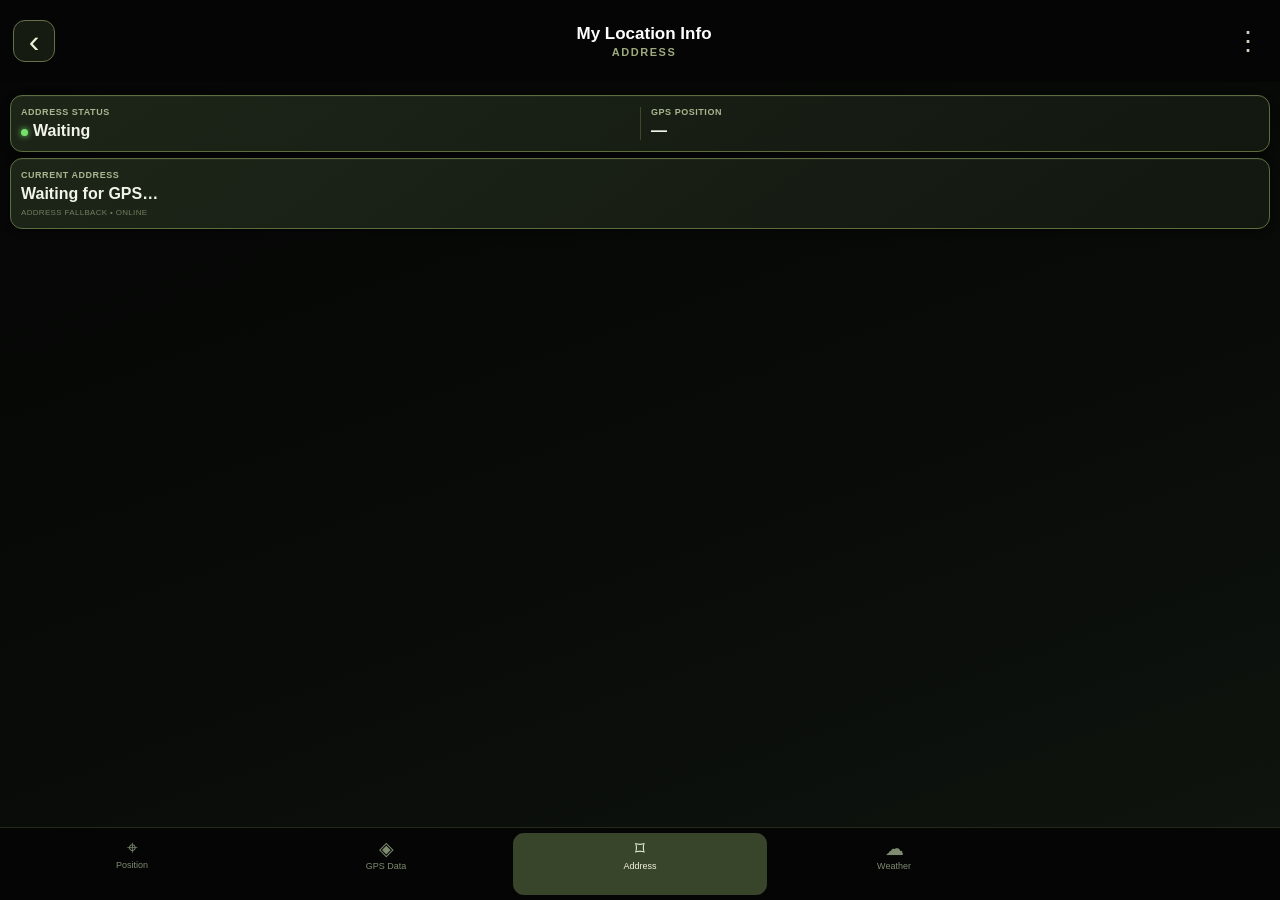
<file: pages/address.html>
<!doctype html><html lang="en"><head><meta charset="utf-8"><meta name="viewport" content="width=device-width,initial-scale=1,viewport-fit=cover,user-scalable=no"><meta name="theme-color" content="#050505"><title>Address — My Location Info</title><link rel="stylesheet" href="../css/gps.css"></head><body><main class="gpsPage"><header class="appHead"><a class="back" href="../index.html">‹</a><div><div class="appName">My Location Info</div><div class="pageName">ADDRESS</div></div><button class="menu" type="button">⋮</button></header><section class="scrollArea"><section class="dataCard two"><div><label>Address Status</label><strong><i></i>Waiting</strong></div><div><label>GPS Position</label><strong id="coords">—</strong></div></section><section class="dataCard"><label>Current Address</label><strong id="addressText">Waiting for GPS…</strong><small>ADDRESS FALLBACK • ONLINE</small></section></section><nav class="bottomNav"><a href="position.html" data-tab="position">⌖<span>Position</span></a><a href="gps.html" data-tab="gps">◈<span>GPS Data</span></a><a class="active" href="address.html" data-tab="address">⌑<span>Address</span></a><a href="weather.html" data-tab="weather">☁<span>Weather</span></a></nav></main><script src="../js/gps-engine.js"></script><script src="../js/fallback-services.js"></script><script>(function(){addEventListener("gpsfix",e=>{const c=e.detail||{};if(Number.isFinite(c.latitude)&&Number.isFinite(c.longitude)){document.getElementById("coords").textContent=c.latitude.toFixed(6)+"°, "+c.longitude.toFixed(6)+"°";window.MLIFallback?.reverseGeocode(c.latitude,c.longitude,(s,t)=>{document.getElementById("addressText").textContent=t;document.querySelector(".dataCard small").textContent=s+" • FALLBACK"})}});addEventListener("pageshow",()=>window.MyLocationGPS?.start())})();</script><script src="../js/tab-descriptions.js"></script></body></html>
</file>
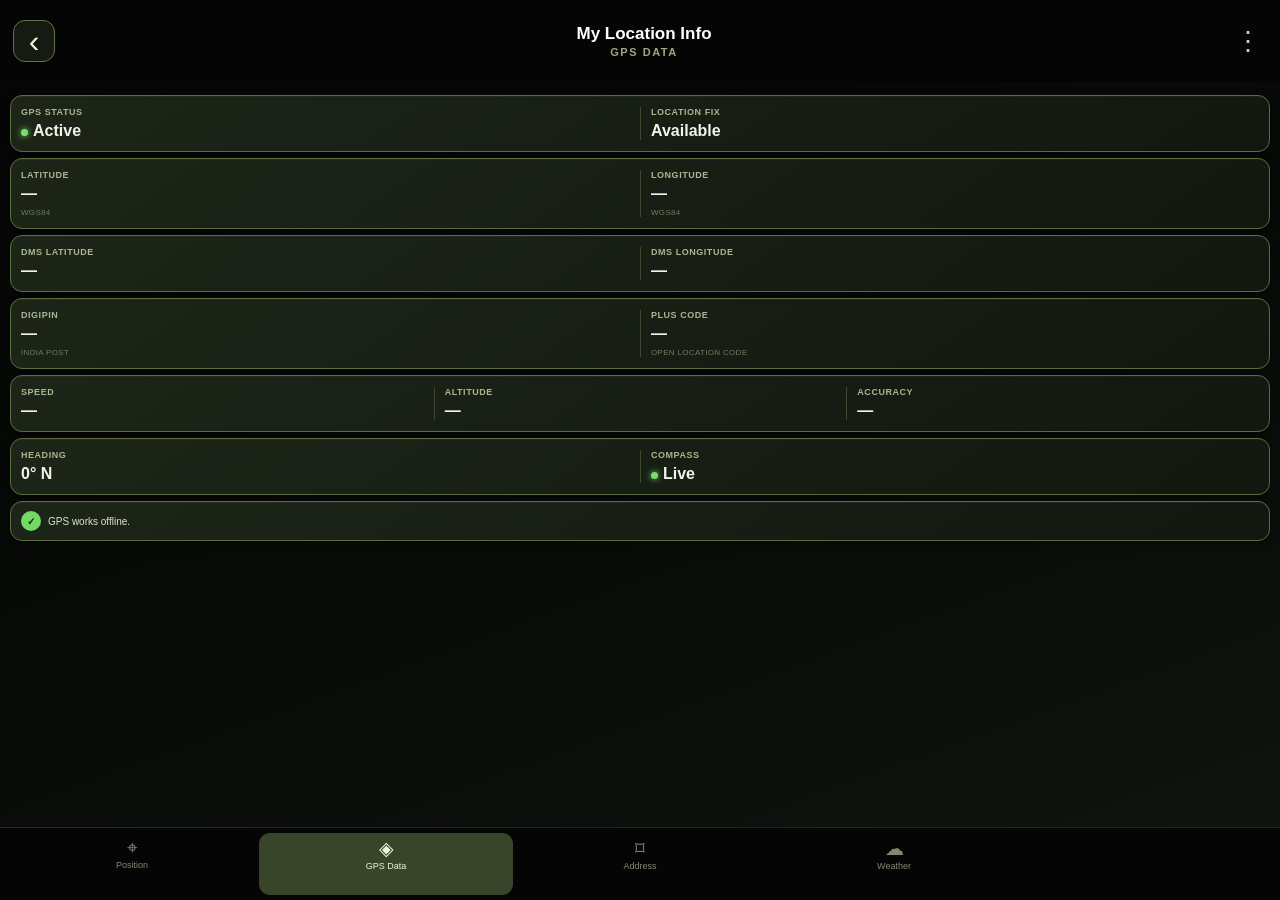
<file: pages/gps.html>
<!doctype html><html lang="en"><head><meta charset="utf-8"><meta name="viewport" content="width=device-width,initial-scale=1,viewport-fit=cover,user-scalable=no"><meta name="theme-color" content="#050505"><title>GPS Data — My Location Info</title><link rel="stylesheet" href="../css/gps.css"></head><body><main class="gpsPage"><header class="appHead"><a class="back" href="../index.html">‹</a><div><div class="appName">My Location Info</div><div class="pageName">GPS DATA</div></div><button class="menu" type="button">⋮</button></header><section class="scrollArea">
<section class="dataCard two"><div><label>GPS Status</label><strong id="gpsStateValue"><i></i>Active</strong></div><div><label>Location Fix</label><strong id="fixValue">Available</strong></div></section>
<section class="dataCard two"><div><label>Latitude</label><strong id="latitude">—</strong><small>WGS84</small></div><div><label>Longitude</label><strong id="longitude">—</strong><small>WGS84</small></div></section>
<section class="dataCard two"><div><label>DMS Latitude</label><strong id="dmsLat">—</strong></div><div><label>DMS Longitude</label><strong id="dmsLon">—</strong></div></section>
<section class="dataCard two"><div><label>DIGIPIN</label><strong id="digipin">—</strong><small>INDIA POST</small></div><div><label>Plus Code</label><strong id="plusCode">—</strong><small>OPEN LOCATION CODE</small></div></section>
<section class="dataCard three"><div><label>Speed</label><strong id="speed">—</strong></div><div><label>Altitude</label><strong id="altitude">—</strong></div><div><label>Accuracy</label><strong id="accuracy">—</strong></div></section>
<section class="dataCard two headingCard" id="headingCard" role="button" tabindex="0"><div><label>Heading</label><strong id="heading">—</strong></div><div><label>Compass</label><strong id="compassState"><i></i>Tap to activate</strong></div></section>
<div id="miniCompassFrame" class="miniCompassFrame" hidden><div class="miniCompass"><span class="n">N</span><span class="e">E</span><span class="s">S</span><span class="w">W</span><div class="needle" aria-hidden="true"></div><div class="center">•</div></div></div>
<section class="offlineBanner"><i>✓</i><span>GPS works offline.</span></section></section>
<nav class="bottomNav"><a href="position.html" data-tab="position">⌖<span>Position</span></a><a class="active" href="gps.html" data-tab="gps">◈<span>GPS Data</span></a><a href="address.html" data-tab="address">⌑<span>Address</span></a><a href="weather.html" data-tab="weather">☁<span>Weather</span></a></nav></main>
<script src="../js/gps-engine.js"></script><script src="../js/location-formats.js"></script><script src="../js/compass.js"></script><script>
(function(){const $=id=>document.getElementById(id),f=window.LocationFormats;function update(c){if(!c)return;$("latitude").textContent=Number.isFinite(c.latitude)?c.latitude.toFixed(6)+"°":"—";$("longitude").textContent=Number.isFinite(c.longitude)?c.longitude.toFixed(6)+"°":"—";$("dmsLat").textContent=f.dms(c.latitude,true);$("dmsLon").textContent=f.dms(c.longitude,false);$("digipin").textContent=f.digipin(c.latitude,c.longitude);$("plusCode").textContent=f.plusCode(c.latitude,c.longitude);$("heading").textContent=Number.isFinite(c.heading)&&c.heading>=0?f.bearing(c.heading):"—";$("accuracy").textContent=Number.isFinite(c.accuracy)?"±"+Math.round(c.accuracy)+" m":"—";$("altitude").textContent=Number.isFinite(c.altitude)?Math.round(c.altitude)+" m":"—";$("speed").textContent=Number.isFinite(c.speed)&&c.speed>=0?(c.speed*3.6).toFixed(1)+" km/h":"0.0 km/h";$("gpsStateValue").innerHTML="<i></i>"+(Number.isFinite(c.accuracy)&&c.accuracy>100?"Weak":"Active")}addEventListener("gpsfix",e=>update(e.detail));try{const x=JSON.parse(localStorage.getItem("myLocationInfo.gps")||"null");if(x)update({latitude:x.lat,longitude:x.lon,accuracy:x.accuracy,altitude:x.altitude,speed:x.speed,heading:x.heading})}catch(e){}addEventListener("pageshow",()=>window.MyLocationGPS?.start())})();</script><script src="../js/tab-descriptions.js"></script></body></html>
</file>
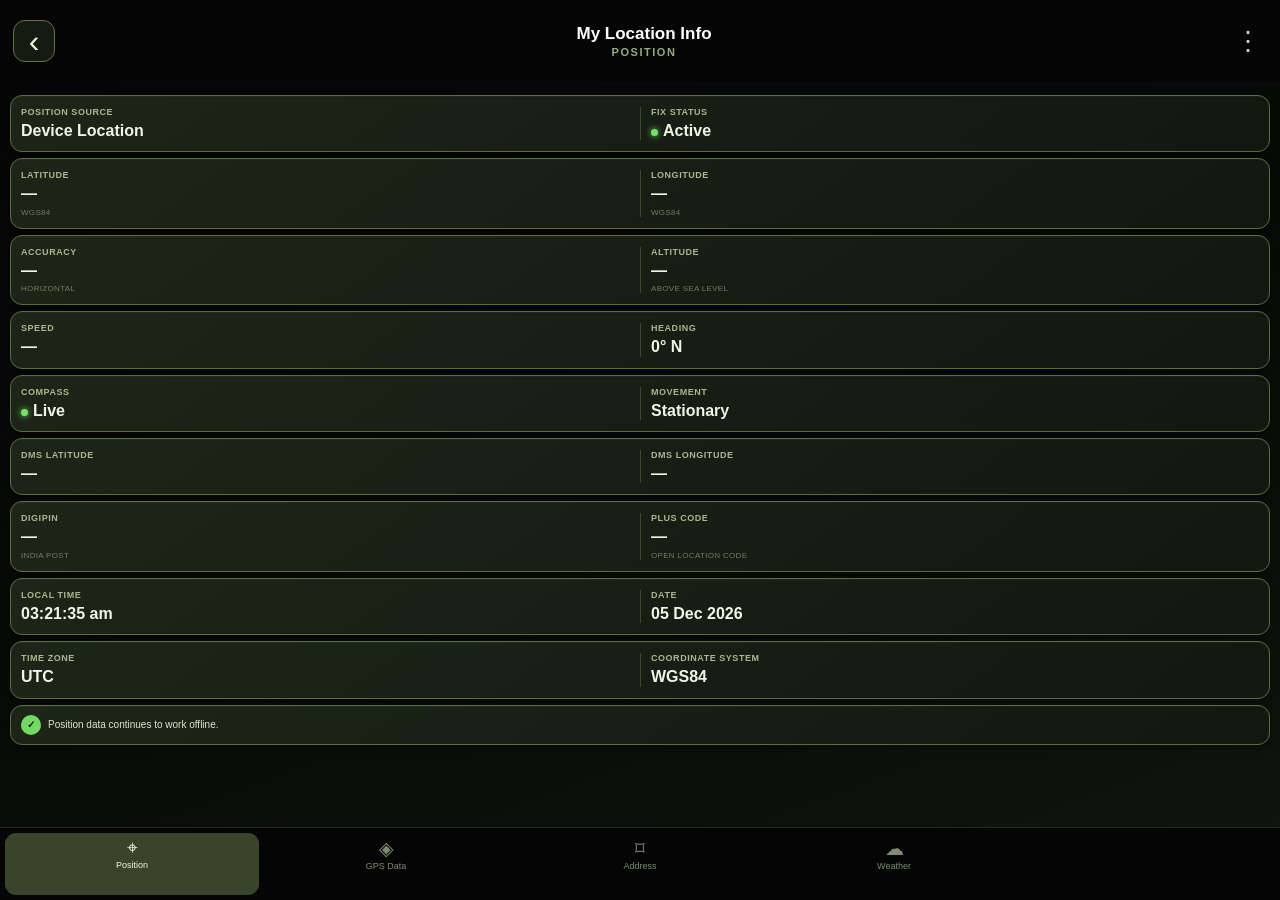
<file: pages/position.html>
<!doctype html><html lang="en"><head><meta charset="utf-8"><meta name="viewport" content="width=device-width,initial-scale=1,viewport-fit=cover,user-scalable=no"><meta name="theme-color" content="#050505"><title>Position — My Location Info</title><link rel="stylesheet" href="../css/gps.css"></head><body><main class="gpsPage"><header class="appHead"><a class="back" href="../index.html">‹</a><div><div class="appName">My Location Info</div><div class="pageName">POSITION</div></div><button class="menu" type="button">⋮</button></header><section class="scrollArea">
<section class="dataCard two"><div><label>Position Source</label><strong>Device Location</strong></div><div><label>Fix Status</label><strong id="gpsStatus"><i></i>Active</strong></div></section>
<section class="dataCard two"><div><label>Latitude</label><strong id="latitude">—</strong><small>WGS84</small></div><div><label>Longitude</label><strong id="longitude">—</strong><small>WGS84</small></div></section>
<section class="dataCard two"><div><label>Accuracy</label><strong id="accuracy">—</strong><small>HORIZONTAL</small></div><div><label>Altitude</label><strong id="altitude">—</strong><small>ABOVE SEA LEVEL</small></div></section>
<section class="dataCard two"><div><label>Speed</label><strong id="speed">—</strong></div><div><label>Heading</label><strong id="heading">—</strong></div></section>
<section class="dataCard two headingCard" id="headingCard" role="button" tabindex="0"><div><label>Compass</label><strong id="compassState"><i></i>Tap to activate</strong></div><div><label>Movement</label><strong id="movement">Stationary</strong></div></section>
<div id="miniCompassFrame" class="miniCompassFrame compactCompass" hidden><div class="miniCompass"><span class="n">N</span><span class="e">E</span><span class="s">S</span><span class="w">W</span><div class="needle" aria-hidden="true"></div><div class="center">•</div></div></div>
<section class="dataCard two"><div><label>DMS Latitude</label><strong id="dmsLat">—</strong></div><div><label>DMS Longitude</label><strong id="dmsLon">—</strong></div></section>
<section class="dataCard two"><div><label>DIGIPIN</label><strong id="digipin">—</strong><small>INDIA POST</small></div><div><label>Plus Code</label><strong id="plusCode">—</strong><small>OPEN LOCATION CODE</small></div></section>
<section class="dataCard two"><div><label>Local Time</label><strong id="time">—</strong></div><div><label>Date</label><strong id="date">—</strong></div></section>
<section class="dataCard two"><div><label>Time Zone</label><strong id="zone">—</strong></div><div><label>Coordinate System</label><strong>WGS84</strong></div></section>
<section class="offlineBanner"><i>✓</i><span>Position data continues to work offline.</span></section>
</section><nav class="bottomNav"><a class="active" href="position.html" data-tab="position">⌖<span>Position</span></a><a href="gps.html" data-tab="gps">◈<span>GPS Data</span></a><a href="address.html" data-tab="address">⌑<span>Address</span></a><a href="weather.html" data-tab="weather">☁<span>Weather</span></a></nav></main>
<script src="../js/gps-engine.js"></script><script src="../js/location-formats.js"></script><script src="../js/compass.js"></script><script>
(function(){
const $=id=>document.getElementById(id),f=window.LocationFormats;
let last=null;
function update(c){if(!c)return;last=c;$("latitude").textContent=Number.isFinite(c.latitude)?c.latitude.toFixed(6)+"°":"—";$("longitude").textContent=Number.isFinite(c.longitude)?c.longitude.toFixed(6)+"°":"—";$("accuracy").textContent=Number.isFinite(c.accuracy)?"±"+Math.round(c.accuracy)+" m":"—";$("altitude").textContent=Number.isFinite(c.altitude)?Math.round(c.altitude)+" m":"—";$("speed").textContent=Number.isFinite(c.speed)&&c.speed>=0?(c.speed*3.6).toFixed(1)+" km/h":"0.0 km/h";$("heading").textContent=Number.isFinite(c.heading)&&c.heading>=0?f.bearing(c.heading):"—";$("dmsLat").textContent=f.dms(c.latitude,true);$("dmsLon").textContent=f.dms(c.longitude,false);$("digipin").textContent=f.digipin(c.latitude,c.longitude);$("plusCode").textContent=f.plusCode(c.latitude,c.longitude);$("movement").textContent=Number.isFinite(c.speed)&&c.speed>.5?"Moving":"Stationary";$("gpsStatus").innerHTML="<i></i>"+(Number.isFinite(c.accuracy)&&c.accuracy>100?"Weak":"Active")}
addEventListener("gpsfix",e=>update(e.detail));
try{const x=JSON.parse(localStorage.getItem("myLocationInfo.gps")||"null");if(x)update({latitude:x.lat,longitude:x.lon,accuracy:x.accuracy,altitude:x.altitude,speed:x.speed,heading:x.heading})}catch(e){}
function clock(){const d=new Date();$("time").textContent=d.toLocaleTimeString("en-IN",{hour:"2-digit",minute:"2-digit",second:"2-digit"});$("date").textContent=d.toLocaleDateString("en-IN",{day:"2-digit",month:"short",year:"numeric"});$("zone").textContent=Intl.DateTimeFormat().resolvedOptions().timeZone||"Local"}clock();setInterval(clock,1000);
})();
</script><script src="../js/tab-descriptions.js"></script></body></html>
</file>
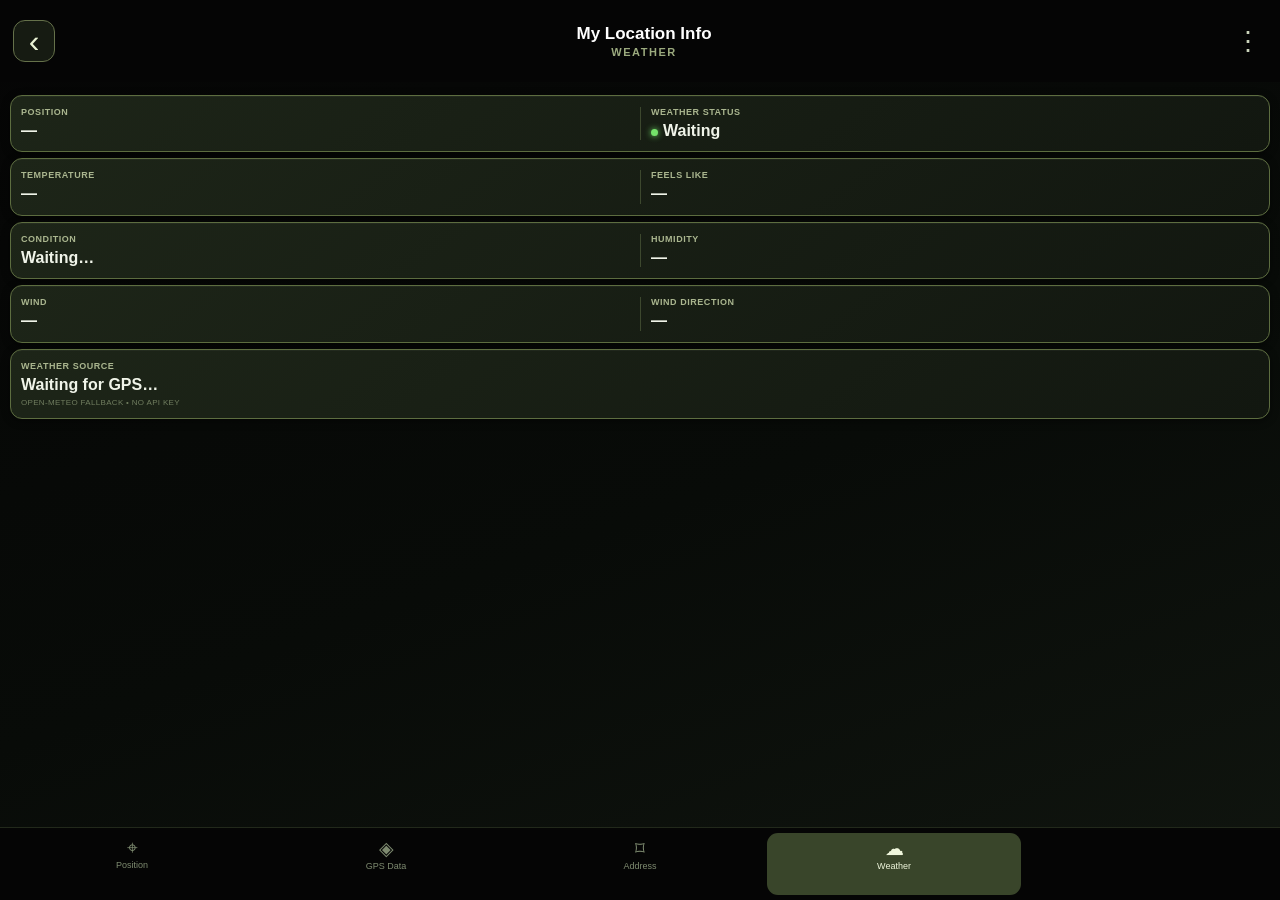
<file: pages/weather.html>
<!doctype html><html lang="en"><head><meta charset="utf-8"><meta name="viewport" content="width=device-width,initial-scale=1,viewport-fit=cover,user-scalable=no"><meta name="theme-color" content="#050505"><title>Weather — My Location Info</title><link rel="stylesheet" href="../css/gps.css"></head><body><main class="gpsPage"><header class="appHead"><a class="back" href="../index.html">‹</a><div><div class="appName">My Location Info</div><div class="pageName">WEATHER</div></div><button class="menu" type="button">⋮</button></header><section class="scrollArea"><section class="dataCard two"><div><label>Position</label><strong id="coords">—</strong></div><div><label>Weather Status</label><strong><i></i>Waiting</strong></div></section><section class="dataCard two"><div><label>Temperature</label><strong id="temp">—</strong></div><div><label>Feels Like</label><strong id="feels">—</strong></div></section><section class="dataCard two"><div><label>Condition</label><strong id="condition">Waiting…</strong></div><div><label>Humidity</label><strong id="humidity">—</strong></div></section><section class="dataCard two"><div><label>Wind</label><strong id="wind">—</strong></div><div><label>Wind Direction</label><strong id="windDir">—</strong></div></section><section class="dataCard"><label>Weather Source</label><strong id="weatherStatus">Waiting for GPS…</strong><small>OPEN-METEO FALLBACK • NO API KEY</small></section></section><nav class="bottomNav"><a href="position.html" data-tab="position">⌖<span>Position</span></a><a href="gps.html" data-tab="gps">◈<span>GPS Data</span></a><a href="address.html" data-tab="address">⌑<span>Address</span></a><a class="active" href="weather.html" data-tab="weather">☁<span>Weather</span></a></nav></main><script src="../js/gps-engine.js"></script><script src="../js/fallback-services.js"></script><script>(function(){addEventListener("gpsfix",e=>{const c=e.detail||{};if(Number.isFinite(c.latitude)&&Number.isFinite(c.longitude)){document.getElementById("coords").textContent=c.latitude.toFixed(4)+"°, "+c.longitude.toFixed(4)+"°";window.MLIFallback?.weather(c.latitude,c.longitude,(s,d)=>{document.getElementById("weatherStatus").textContent=s;if(typeof d==="string"){document.getElementById("condition").textContent=d;return}document.getElementById("temp").textContent=Number.isFinite(d.temperature)?d.temperature.toFixed(1)+" °C":"—";document.getElementById("feels").textContent=Number.isFinite(d.feels)?d.feels.toFixed(1)+" °C":"—";document.getElementById("condition").textContent=d.description||"—";document.getElementById("humidity").textContent=Number.isFinite(d.humidity)?Math.round(d.humidity)+" %":"—";document.getElementById("wind").textContent=Number.isFinite(d.wind)?d.wind.toFixed(1)+" km/h":"—";document.getElementById("windDir").textContent=Number.isFinite(d.windDirection)?Math.round(d.windDirection)+"°":"—"})}});addEventListener("pageshow",()=>window.MyLocationGPS?.start())})();</script><script src="../js/tab-descriptions.js"></script></body></html>
</file>
<file: css/gps.css>
*{box-sizing:border-box}html,body{margin:0;width:100%;height:100%;overflow:hidden;background:#050505;color:#fff;font-family:-apple-system,BlinkMacSystemFont,"SF Pro Text",sans-serif;touch-action:pan-y}body{overscroll-behavior-x:none}.gpsPage{position:fixed;inset:0;display:flex;flex-direction:column;background:linear-gradient(160deg,#050505,#080b08 55%,#10150f)}.appHead{flex:0 0 auto;height:82px;padding:calc(env(safe-area-inset-top) + 6px) 13px 6px;display:grid;grid-template-columns:46px 1fr 38px;align-items:center;text-align:center;background:#050505;z-index:30}.back{width:42px;height:42px;border-radius:12px;border:1px solid #65714a;background:#161b12;color:#e9f2d4;text-decoration:none;display:grid;place-items:center;font-size:32px}.menu{background:transparent;border:0;color:#cbd4bb;font-size:26px}.appName{font-size:17px;font-weight:700}.pageName{font-size:11px;font-weight:700;letter-spacing:.14em;color:#9baa7e;margin-top:2px}.scrollArea{flex:1;min-height:0;overflow-y:auto;overflow-x:hidden;-webkit-overflow-scrolling:touch;overscroll-behavior-x:none;touch-action:pan-y;padding:7px 10px calc(91px + env(safe-area-inset-bottom))}.dataCard,.infoCard,.offlineBanner{border:1px solid #5d6d40;border-radius:12px;background:linear-gradient(145deg,#1d2518,#121710);box-shadow:inset 0 1px #ffffff09,0 2px 8px #0007}.dataCard{margin:6px 0;padding:11px 10px}.dataCard.two{display:grid;grid-template-columns:1fr 1fr}.dataCard.three{display:grid;grid-template-columns:repeat(3,1fr)}.dataCard.two>div+div,.dataCard.three>div+div{border-left:1px solid #3d482e;padding-left:10px}.dataCard label{display:block;color:#aab68f;font-size:9px;font-weight:700;letter-spacing:.06em;text-transform:uppercase;margin-bottom:5px}.dataCard strong{display:block;color:#f0f4e9;font-size:16px;font-weight:700;line-height:1.15;overflow-wrap:anywhere}.dataCard small{display:block;color:#707d5f;font-size:8px;margin-top:4px;letter-spacing:.04em}.dataCard i{display:inline-block;width:7px;height:7px;border-radius:50%;background:#74e26a;box-shadow:0 0 6px #74e26a;margin-right:5px}.headingCard{cursor:pointer}.miniCompassFrame{margin:5px 0 7px;padding:9px;min-height:132px;border:1px solid #5d6d40;border-radius:12px;background:#10150d;display:grid;place-items:center}.miniCompass{width:105px;height:105px;border:2px solid #7d8f58;border-radius:50%;position:relative;background:radial-gradient(circle,#29351e,#0d110b 68%)}.miniCompass:before,.miniCompass:after{content:"";position:absolute;left:50%;top:7px;bottom:7px;width:1px;background:#6f7d4e55}.miniCompass:after{transform:rotate(90deg)}.miniCompass span{position:absolute;font-size:10px;font-weight:800;color:#dfe9c9}.miniCompass .n{top:5px;left:50%;transform:translateX(-50%);color:#f48a8a}.miniCompass .e{right:6px;top:50%;transform:translateY(-50%)}.miniCompass .s{bottom:5px;left:50%;transform:translateX(-50%)}.miniCompass .w{left:6px;top:50%;transform:translateY(-50%)}.miniCompass .center{position:absolute;left:50%;top:50%;transform:translate(-50%,-50%);font-size:16px;color:#d9e8b7}.infoCard{margin:6px 0;padding:1px 10px}.infoCard>div{display:grid;grid-template-columns:20px 1fr 1.35fr;gap:4px;align-items:center;min-height:40px;border-bottom:1px solid #35402b}.infoCard>div:last-child{border-bottom:0}.infoCard span{font-size:11px;color:#91a56d}.infoCard label{font-size:10px;color:#aeb99a}.infoCard b{font-size:10px;color:#e8eee0;overflow-wrap:anywhere}.offlineBanner{margin-top:6px;padding:9px 10px;display:flex;align-items:center;gap:7px;color:#dce7c9;font-size:10px}.offlineBanner i{width:20px;height:20px;border-radius:50%;display:grid;place-items:center;background:#72d962;color:#12200f;font-style:normal;font-weight:900}.bottomNav{flex:0 0 auto;height:73px;padding:5px 5px calc(5px + env(safe-area-inset-bottom));background:#050505;border-top:1px solid #22291b;display:grid;grid-template-columns:repeat(5,1fr);z-index:30}.bottomNav a{color:#7e8b70;text-decoration:none;text-align:center;font-size:19px;padding:4px 2px;border-radius:11px}.bottomNav a span{display:block;font-size:9px;margin-top:1px}.bottomNav a.active{background:#39452a;color:#eff6dc}.positionCards{display:grid;grid-template-columns:1fr 1fr;gap:8px}.positionCard{border:1px solid #5d6d40;border-radius:12px;background:#182013;padding:12px;min-height:88px}.positionCard label{display:block;color:#aebd91;font-size:10px}.positionCard strong{display:block;font-size:17px;margin-top:7px;overflow-wrap:anywhere}.positionHero{padding:5px 0 8px;text-align:center}.positionHero h1{margin:3px 0;font-size:22px}.positionHero p{margin:0;color:#89977a;font-size:11px}.fixBanner{border:1px solid #5d6d40;border-radius:12px;background:#182013;padding:12px;margin-bottom:8px}.fixBanner b{font-size:15px}.fixBanner span{display:block;color:#99a88a;margin-top:5px;font-size:11px}.tabDescription{position:fixed;left:50%;top:50%;transform:translate(-50%,-50%) scale(.96);width:min(78%,330px);padding:16px 18px;border:1px solid #6c8050;border-radius:15px;background:rgba(12,17,10,.96);color:#edf5df;text-align:center;font-size:14px;line-height:1.4;box-shadow:0 12px 35px #000b;opacity:0;pointer-events:none;z-index:100;transition:opacity .16s ease,transform .16s ease}.tabDescription.show{opacity:1;transform:translate(-50%,-50%) scale(1)}.compactCompass{min-height:120px}.compactCompass .miniCompass{width:96px;height:96px}
.needle{position:absolute;left:50%;top:50%;width:3px;height:39px;border-radius:3px;background:#f07878;transform-origin:50% 100%;transform:translate(-50%,-100%) rotate(var(--compass-angle,0deg));box-shadow:0 0 5px #000;transition:transform .12s linear;z-index:3}.needle:after{content:"";position:absolute;left:50%;top:0;transform:translateX(-50%);border-left:5px solid transparent;border-right:5px solid transparent;border-bottom:11px solid #f07878}.miniCompassFrame{--compass-angle:0deg}.miniCompass{overflow:hidden}.miniCompassFrame[hidden]{display:none}
</file>
